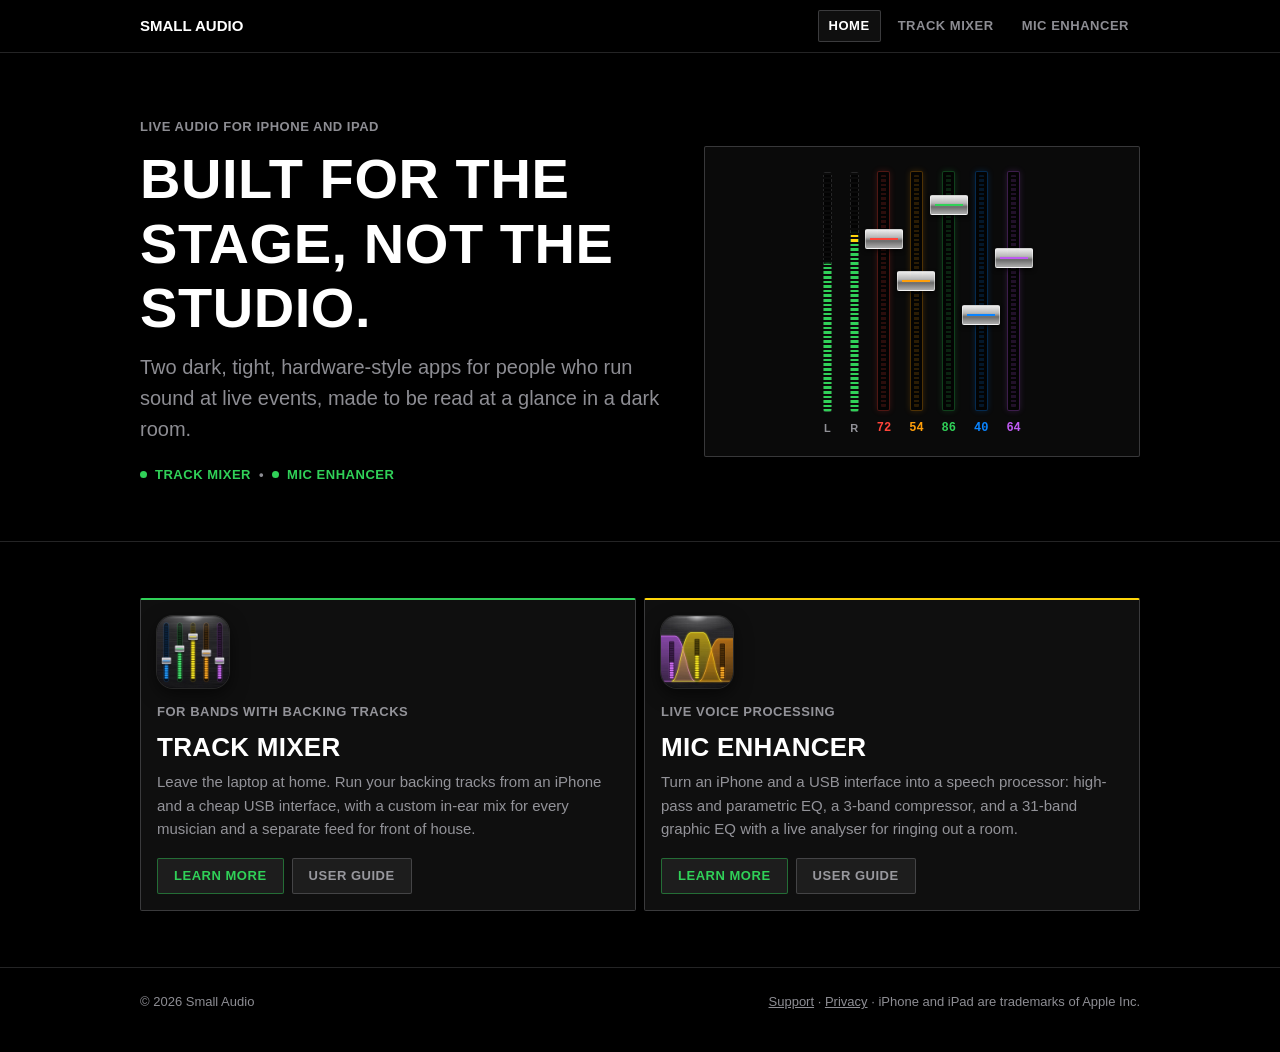
<file: index.html>
<!doctype html>
<html lang="en">
<head>
    <meta charset="utf-8">
    <meta name="viewport" content="width=device-width, initial-scale=1">
    <title>Track Mixer &amp; Mic Enhancer — live audio apps for iPhone and iPad</title>
    <meta name="description" content="Stage-ready audio apps for iPhone and iPad: Track Mixer plays and routes backing tracks to in-ear and front-of-house mixes; Mic Enhancer cleans up a speaker's microphone live.">
    <meta name="theme-color" content="#000000">
    <link rel="stylesheet" href="assets/style.css">
    <link rel="icon" type="image/png" href="assets/img/favicon-track-mixer.png">
    <link rel="apple-touch-icon" href="assets/img/apple-touch-icon-track-mixer.png">
</head>
<body>

<header class="site-header">
    <div class="wrap">
        <a class="brand" href="./">Small Audio</a>
        <nav class="nav" aria-label="Main">
            <a href="./" aria-current="page">Home</a>
            <a href="track-mixer/">Track Mixer</a>
            <a href="mic-enhancer/">Mic Enhancer</a>
        </nav>
    </div>
</header>

<main>
    <section class="hero">
        <div class="wrap hero-grid">
            <div>
                <span class="eyebrow label">Live audio for iPhone and iPad</span>
                <h1>Built for the stage, not the studio.</h1>
                <p class="lede">Two dark, tight, hardware-style apps for people who run sound at live events, made to be read at a glance in a dark room.</p>
                <div class="status" style="margin-top: 20px">
                    <span class="dot green"></span><span class="green">Track Mixer</span>
                    <span>•</span>
                    <span class="dot green"></span><span class="green">Mic Enhancer</span>
                </div>
            </div>

            <div class="console" aria-hidden="true">
                <div class="strip"><div class="meter" style="--level: 62%"></div><span class="name">L</span></div>
                <div class="strip"><div class="meter" style="--level: 74%"></div><span class="name">R</span></div>
                <div class="strip" data-accent="red"><div class="fader" style="--level: 72%"><span class="cap"></span></div><span class="value">72</span></div>
                <div class="strip" data-accent="orange"><div class="fader" style="--level: 54%"><span class="cap"></span></div><span class="value">54</span></div>
                <div class="strip" data-accent="green"><div class="fader" style="--level: 86%"><span class="cap"></span></div><span class="value">86</span></div>
                <div class="strip" data-accent="blue"><div class="fader" style="--level: 40%"><span class="cap"></span></div><span class="value">40</span></div>
                <div class="strip" data-accent="purple"><div class="fader" style="--level: 64%"><span class="cap"></span></div><span class="value">64</span></div>
            </div>
        </div>
    </section>

    <section>
        <div class="wrap grid two">
            <div class="card app-card" data-accent="green">
                <img class="app-icon" src="assets/img/icon-track-mixer.jpg" width="72" height="72" alt="">
                <span class="eyebrow label">For bands with backing tracks</span>
                <h2>Track Mixer</h2>
                <p>Leave the laptop at home. Run your backing tracks from an iPhone and a cheap USB interface, with a custom in-ear mix for every musician and a separate feed for front of house.</p>
                <div class="buttons">
                    <a class="button green" href="track-mixer/">Learn more</a>
                    <a class="button" href="track-mixer/guide.html">User guide</a>
                </div>
            </div>

            <div class="card app-card" data-accent="yellow">
                <img class="app-icon" src="assets/img/icon-mic-enhancer.jpg" width="72" height="72" alt="">
                <span class="eyebrow label">Live voice processing</span>
                <h2>Mic Enhancer</h2>
                <p>Turn an iPhone and a USB interface into a speech processor: high-pass and parametric EQ, a 3-band compressor, and a 31-band graphic EQ with a live analyser for ringing out a room.</p>
                <div class="buttons">
                    <a class="button green" href="mic-enhancer/">Learn more</a>
                    <a class="button" href="mic-enhancer/guide.html">User guide</a>
                </div>
            </div>
        </div>
    </section>
</main>

<footer class="site-footer">
    <div class="wrap">
        <span>© 2026 Small Audio</span>
        <span><a href="support/">Support</a> · <a href="privacy/">Privacy</a> · iPhone and iPad are trademarks of Apple Inc.</span>
    </div>
</footer>

</body>
</html>
</file>
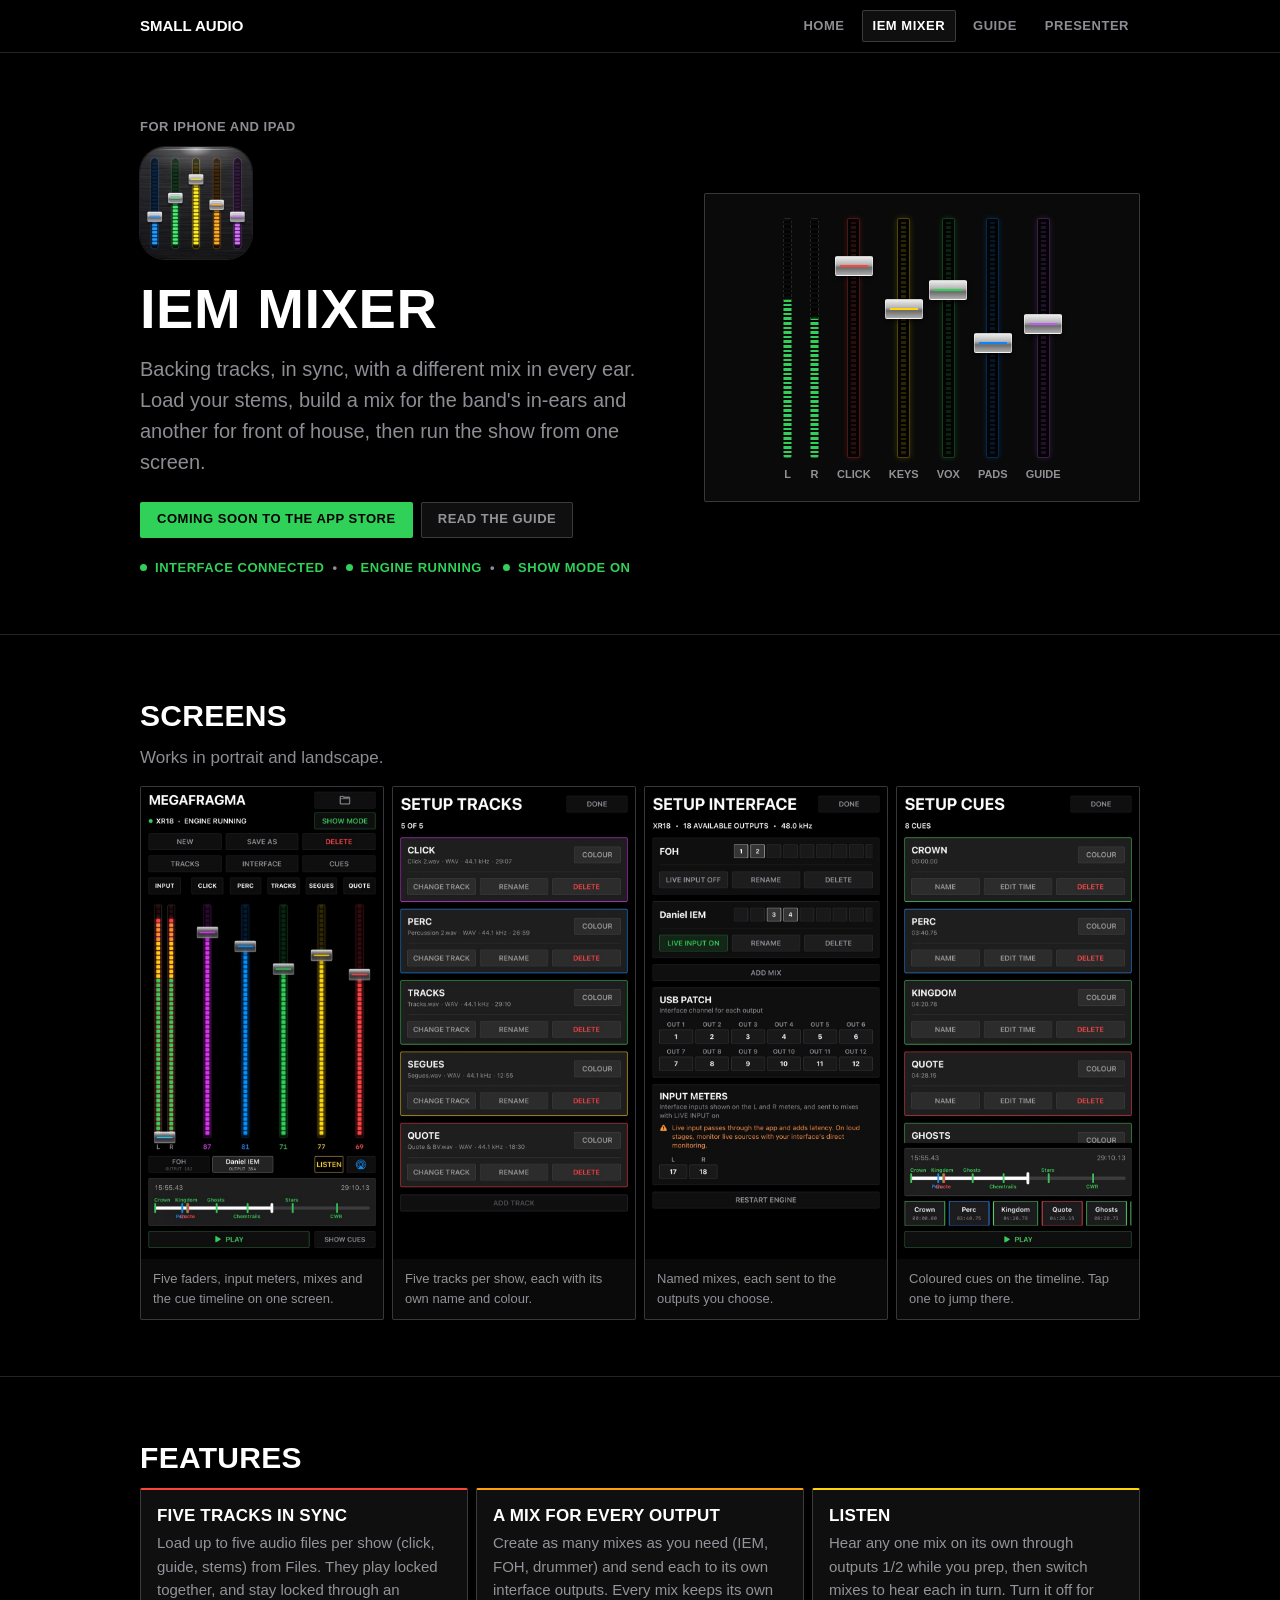
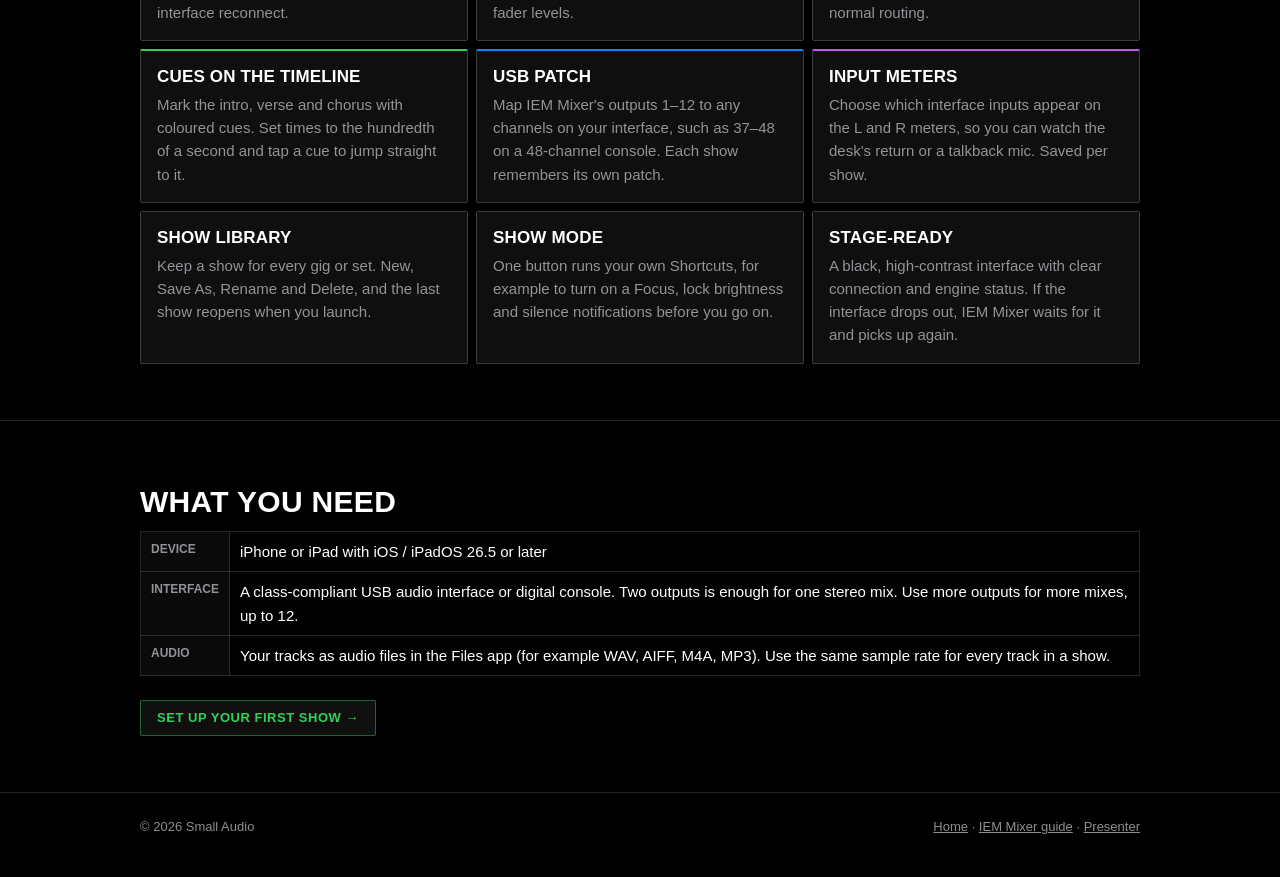
<file: iem-mixer/index.html>
<!doctype html>
<html lang="en">
<head>
    <meta charset="utf-8">
    <meta name="viewport" content="width=device-width, initial-scale=1">
    <title>IEM Mixer — backing tracks and in-ear mixes for iPhone and iPad</title>
    <meta name="description" content="IEM Mixer plays up to five backing tracks in sync and sends a separate mix of them to each output of your USB interface: in-ears, front of house and more.">
    <meta name="theme-color" content="#000000">
    <link rel="stylesheet" href="../assets/style.css">
    <link rel="icon" type="image/png" href="../assets/img/favicon-iem-mixer.png">
    <link rel="apple-touch-icon" href="../assets/img/apple-touch-icon-iem-mixer.png">
</head>
<body>

<header class="site-header">
    <div class="wrap">
        <a class="brand" href="../">Small Audio</a>
        <nav class="nav" aria-label="Main">
            <a href="../">Home</a>
            <a href="./" aria-current="page">IEM Mixer</a>
            <a href="guide.html">Guide</a>
            <a href="../presenter/">Presenter</a>
        </nav>
    </div>
</header>

<main>
    <section class="hero">
        <div class="wrap hero-grid">
            <div>
                <span class="eyebrow label">For iPhone and iPad</span>
                <img class="app-icon large" src="../assets/img/icon-iem-mixer.jpg" width="112" height="112" alt="IEM Mixer app icon">
                <h1>IEM Mixer</h1>
                <p class="lede">Backing tracks, in sync, with a different mix in every ear. Load your stems, build a mix for the band's in-ears and another for front of house, then run the show from one screen.</p>
                <div class="buttons">
                    <!-- Replace href with the App Store link once the app is live. -->
                    <a class="button on green" href="#" aria-disabled="true">Coming soon to the App Store</a>
                    <a class="button" href="guide.html">Read the guide</a>
                </div>
                <div class="status" style="margin-top: 20px">
                    <span class="dot green"></span><span class="green">Interface connected</span>
                    <span>•</span>
                    <span class="dot green"></span><span class="green">Engine running</span>
                    <span>•</span>
                    <span class="dot green"></span><span class="green">Show mode on</span>
                </div>
            </div>

            <div class="console" aria-hidden="true">
                <div class="strip"><div class="meter" style="--level: 66%"></div><span class="name">L</span></div>
                <div class="strip"><div class="meter" style="--level: 58%"></div><span class="name">R</span></div>
                <div class="strip" data-accent="red"><div class="fader" style="--level: 80%"><span class="cap"></span></div><span class="name">Click</span></div>
                <div class="strip" data-accent="yellow"><div class="fader" style="--level: 62%"><span class="cap"></span></div><span class="name">Keys</span></div>
                <div class="strip" data-accent="green"><div class="fader" style="--level: 70%"><span class="cap"></span></div><span class="name">Vox</span></div>
                <div class="strip" data-accent="blue"><div class="fader" style="--level: 48%"><span class="cap"></span></div><span class="name">Pads</span></div>
                <div class="strip" data-accent="purple"><div class="fader" style="--level: 56%"><span class="cap"></span></div><span class="name">Guide</span></div>
            </div>
        </div>
    </section>

    <section>
        <div class="wrap">
            <h2>Screens</h2>
            <p class="secondary">Works in portrait and landscape.</p>
            <div class="shots portrait">
                <figure class="shot">
                    <img src="../assets/img/iem-performance.jpg" width="720" height="1406" loading="lazy"
                         alt="IEM Mixer performance screen: show MEGAFRAGMA on an XR18 with the engine running, L/R input meters, five coloured track faders, FOH and Daniel IEM mix buttons, LISTEN, and a cue timeline with PLAY.">
                    <figcaption>Five faders, input meters, mixes and the cue timeline on one screen.</figcaption>
                </figure>
                <figure class="shot">
                    <img src="../assets/img/iem-tracks.jpg" width="720" height="1406" loading="lazy"
                         alt="Setup Tracks screen with five coloured track cards (Click, Perc, Tracks, Segues, Quote), each showing its WAV file, sample rate and length.">
                    <figcaption>Five tracks per show, each with its own name and colour.</figcaption>
                </figure>
                <figure class="shot">
                    <img src="../assets/img/iem-interface.jpg" width="720" height="1406" loading="lazy"
                         alt="Setup Interface screen on an XR18 with 18 outputs: an FOH mix on outputs 1 and 2, a Daniel IEM mix on 3 and 4 with live input on, the USB patch grid and input meter selection.">
                    <figcaption>Named mixes, each sent to the outputs you choose.</figcaption>
                </figure>
                <figure class="shot">
                    <img src="../assets/img/iem-cues.jpg" width="720" height="1406" loading="lazy"
                         alt="Setup Cues screen with 8 cues: coloured cue cards (Crown, Perc, Kingdom, Quote) with times to the hundredth of a second, a timeline of named cues, and a row of cue shortcut buttons above PLAY.">
                    <figcaption>Coloured cues on the timeline. Tap one to jump there.</figcaption>
                </figure>
            </div>
        </div>
    </section>

    <section>
        <div class="wrap">
            <h2>Features</h2>
            <div class="grid">
                <div class="card" data-accent="red">
                    <h3>Five tracks in sync</h3>
                    <p>Load up to five audio files per show (click, guide, stems) from Files. They play locked together, and stay locked through an interface reconnect.</p>
                </div>
                <div class="card" data-accent="orange">
                    <h3>A mix for every output</h3>
                    <p>Create as many mixes as you need (IEM, FOH, drummer) and send each to its own interface outputs. Every mix keeps its own fader levels.</p>
                </div>
                <div class="card" data-accent="yellow">
                    <h3>Listen</h3>
                    <p>Hear any one mix on its own through outputs 1/2 while you prep, then switch mixes to hear each in turn. Turn it off for normal routing.</p>
                </div>
                <div class="card" data-accent="green">
                    <h3>Cues on the timeline</h3>
                    <p>Mark the intro, verse and chorus with coloured cues. Set times to the hundredth of a second and tap a cue to jump straight to it.</p>
                </div>
                <div class="card" data-accent="blue">
                    <h3>USB patch</h3>
                    <p>Map IEM Mixer's outputs 1–12 to any channels on your interface, such as 37–48 on a 48-channel console. Each show remembers its own patch.</p>
                </div>
                <div class="card" data-accent="purple">
                    <h3>Input meters</h3>
                    <p>Choose which interface inputs appear on the L and R meters, so you can watch the desk's return or a talkback mic. Saved per show.</p>
                </div>
                <div class="card">
                    <h3>Show library</h3>
                    <p>Keep a show for every gig or set. New, Save As, Rename and Delete, and the last show reopens when you launch.</p>
                </div>
                <div class="card">
                    <h3>Show Mode</h3>
                    <p>One button runs your own Shortcuts, for example to turn on a Focus, lock brightness and silence notifications before you go on.</p>
                </div>
                <div class="card">
                    <h3>Stage-ready</h3>
                    <p>A black, high-contrast interface with clear connection and engine status. If the interface drops out, IEM Mixer waits for it and picks up again.</p>
                </div>
            </div>
        </div>
    </section>

    <section>
        <div class="wrap">
            <h2>What you need</h2>
            <table>
                <tr><th>Device</th><td>iPhone or iPad with iOS / iPadOS 26.5 or later</td></tr>
                <tr><th>Interface</th><td>A class-compliant USB audio interface or digital console. Two outputs is enough for one stereo mix. Use more outputs for more mixes, up to 12.</td></tr>
                <tr><th>Audio</th><td>Your tracks as audio files in the Files app (for example WAV, AIFF, M4A, MP3). Use the same sample rate for every track in a show.</td></tr>
            </table>
            <div class="buttons">
                <a class="button green" href="guide.html">Set up your first show →</a>
            </div>
        </div>
    </section>
</main>

<footer class="site-footer">
    <div class="wrap">
        <span>© 2026 Small Audio</span>
        <span><a href="../">Home</a> · <a href="guide.html">IEM Mixer guide</a> · <a href="../presenter/">Presenter</a></span>
    </div>
</footer>

</body>
</html>
</file>
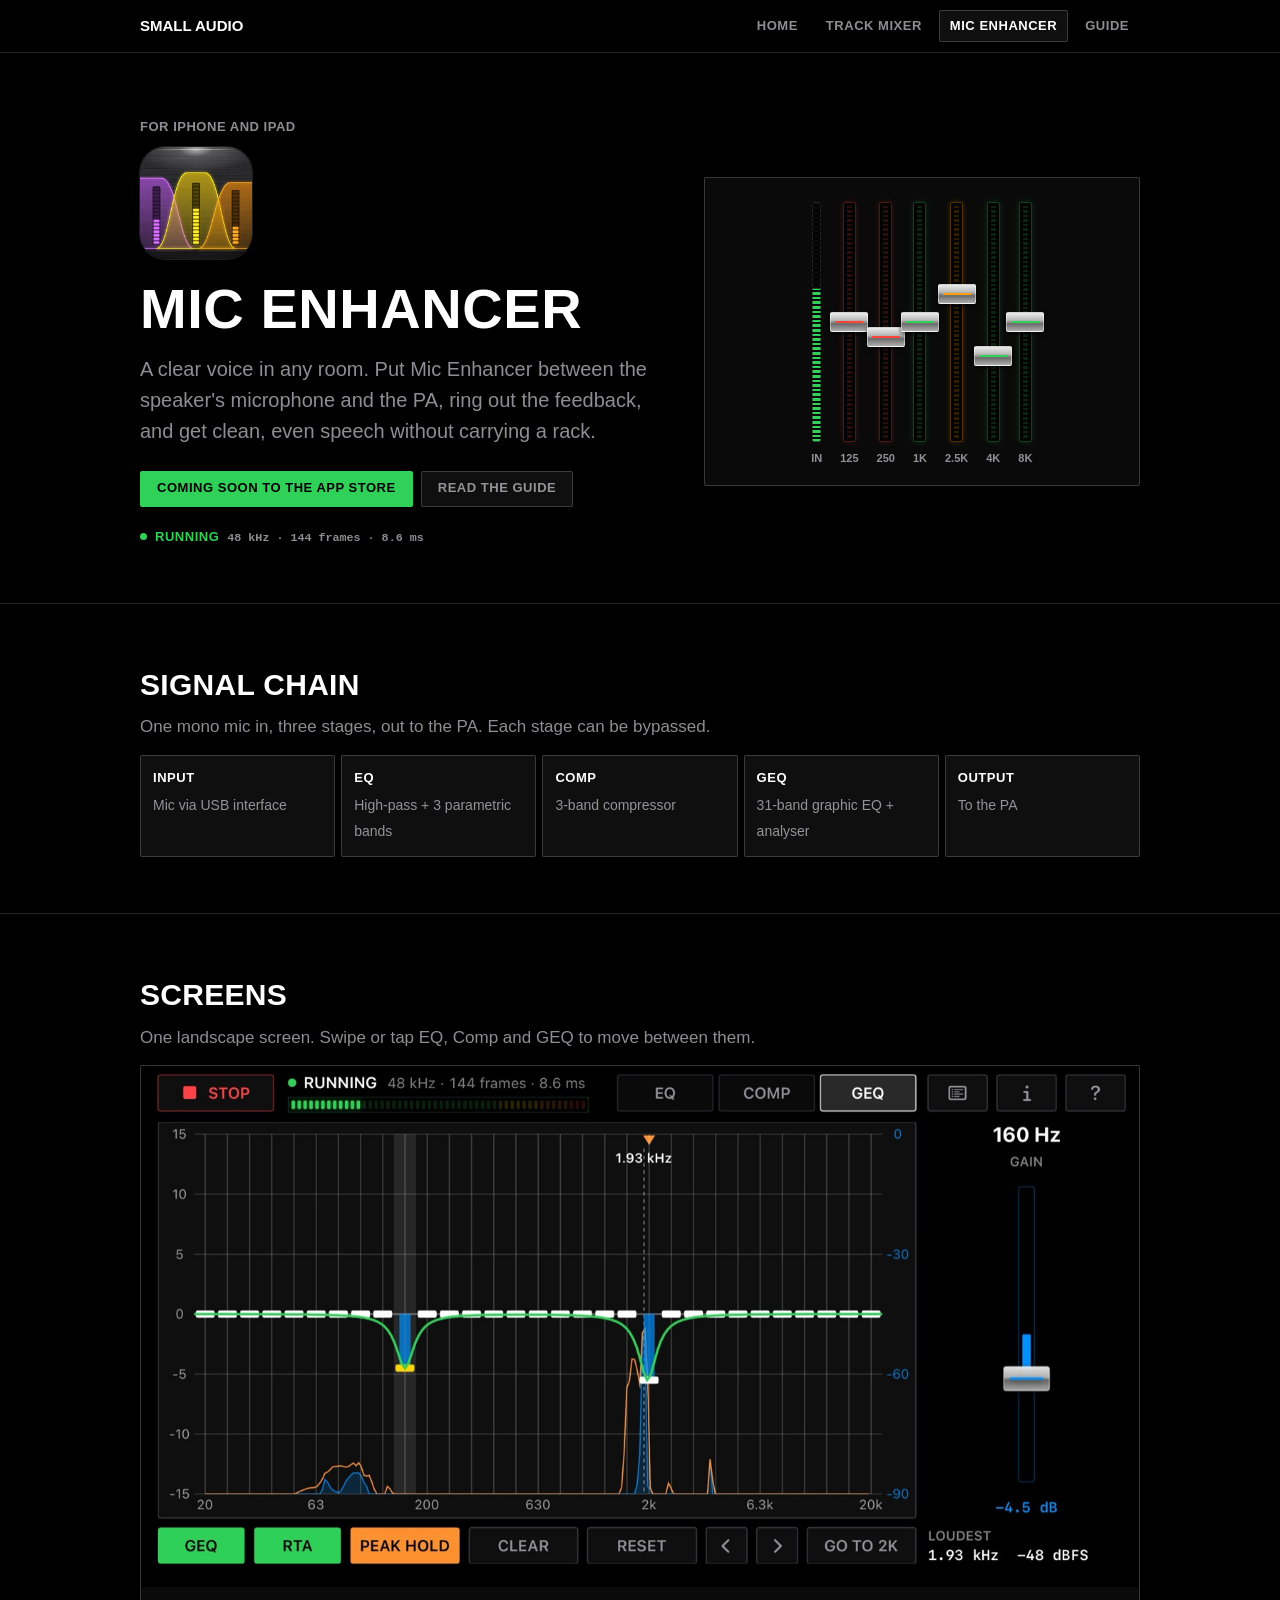
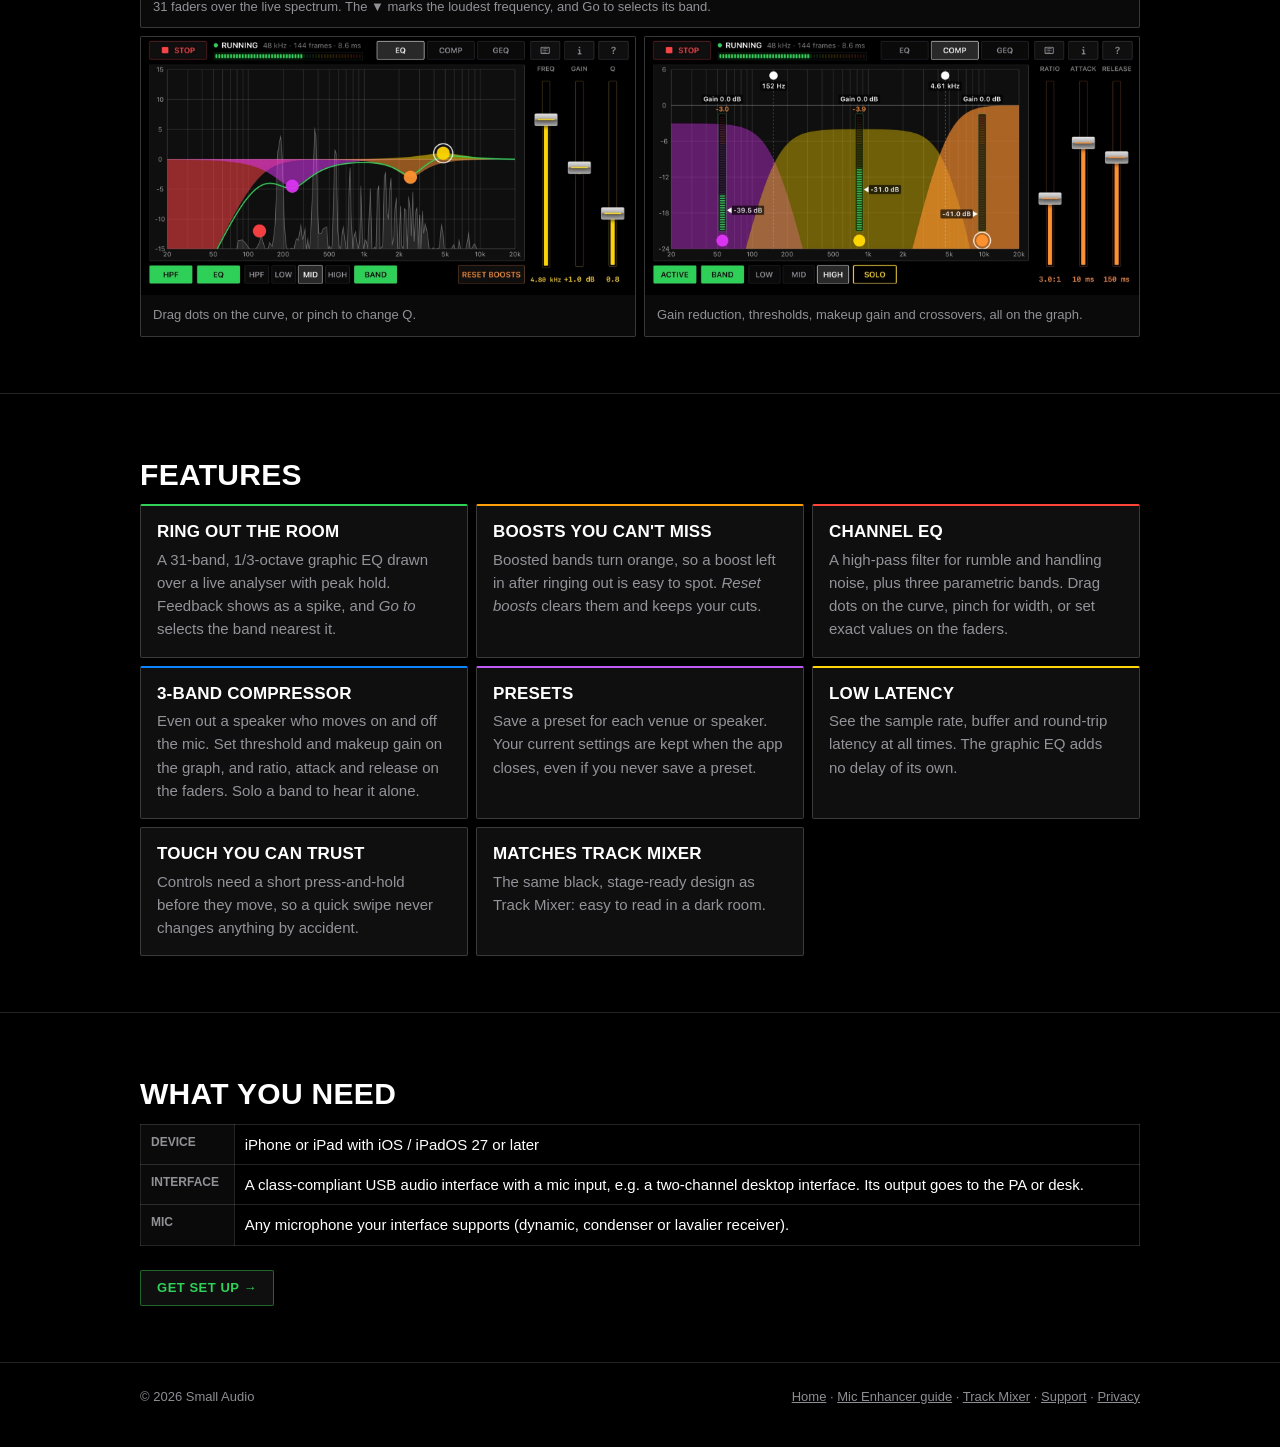
<file: mic-enhancer/index.html>
<!doctype html>
<html lang="en">
<head>
    <meta charset="utf-8">
    <meta name="viewport" content="width=device-width, initial-scale=1">
    <title>Mic Enhancer — live voice processing for iPhone and iPad</title>
    <meta name="description" content="Mic Enhancer turns an iPhone or iPad and a USB audio interface into a live speech processor: high-pass and parametric EQ, a 3-band compressor and a 31-band graphic EQ with analyser.">
    <meta name="theme-color" content="#000000">
    <link rel="stylesheet" href="../assets/style.css">
    <link rel="icon" type="image/png" href="../assets/img/favicon-mic-enhancer.png">
    <link rel="apple-touch-icon" href="../assets/img/apple-touch-icon-mic-enhancer.png">
</head>
<body>

<header class="site-header">
    <div class="wrap">
        <a class="brand" href="../">Small Audio</a>
        <nav class="nav" aria-label="Main">
            <a href="../">Home</a>
            <a href="../track-mixer/">Track Mixer</a>
            <a href="./" aria-current="page">Mic Enhancer</a>
            <a href="guide.html">Guide</a>
        </nav>
    </div>
</header>

<main>
    <section class="hero">
        <div class="wrap hero-grid">
            <div>
                <span class="eyebrow label">For iPhone and iPad</span>
                <img class="app-icon large" src="../assets/img/icon-mic-enhancer.jpg" width="112" height="112" alt="Mic Enhancer app icon">
                <h1>Mic Enhancer</h1>
                <p class="lede">A clear voice in any room. Put Mic Enhancer between the speaker's microphone and the PA, ring out the feedback, and get clean, even speech without carrying a rack.</p>
                <div class="buttons">
                    <!-- Replace href with the App Store link once the app is live. -->
                    <a class="button on green" href="#" aria-disabled="true">Coming soon to the App Store</a>
                    <a class="button" href="guide.html">Read the guide</a>
                </div>
                <div class="status" style="margin-top: 20px">
                    <span class="dot green"></span><span class="green">Running</span>
                    <span class="mono">48 kHz · 144 frames · 8.6 ms</span>
                </div>
            </div>

            <div class="console" aria-hidden="true">
                <div class="strip"><div class="meter" style="--level: 64%"></div><span class="name">In</span></div>
                <div class="strip" data-accent="red"><div class="fader" style="--level: 50%"><span class="cap"></span></div><span class="name">125</span></div>
                <div class="strip" data-accent="red"><div class="fader" style="--level: 44%"><span class="cap"></span></div><span class="name">250</span></div>
                <div class="strip" data-accent="green"><div class="fader" style="--level: 50%"><span class="cap"></span></div><span class="name">1k</span></div>
                <div class="strip" data-accent="orange"><div class="fader" style="--level: 62%"><span class="cap"></span></div><span class="name">2.5k</span></div>
                <div class="strip" data-accent="green"><div class="fader" style="--level: 36%"><span class="cap"></span></div><span class="name">4k</span></div>
                <div class="strip" data-accent="green"><div class="fader" style="--level: 50%"><span class="cap"></span></div><span class="name">8k</span></div>
            </div>
        </div>
    </section>

    <section>
        <div class="wrap">
            <h2>Signal chain</h2>
            <p class="secondary">One mono mic in, three stages, out to the PA. Each stage can be bypassed.</p>
            <div class="chain">
                <div class="step"><span class="label">Input</span><span class="secondary">Mic via USB interface</span></div>
                <div class="step"><span class="label">EQ</span><span class="secondary">High-pass + 3 parametric bands</span></div>
                <div class="step"><span class="label">Comp</span><span class="secondary">3-band compressor</span></div>
                <div class="step"><span class="label">GEQ</span><span class="secondary">31-band graphic EQ + analyser</span></div>
                <div class="step"><span class="label">Output</span><span class="secondary">To the PA</span></div>
            </div>
        </div>
    </section>

    <section>
        <div class="wrap">
            <h2>Screens</h2>
            <p class="secondary">One landscape screen. Swipe or tap EQ, Comp and GEQ to move between them.</p>
            <div class="shots landscape">
                <figure class="shot">
                    <img src="../assets/img/mic-enhancer-geq.jpg" width="1400" height="731" loading="lazy"
                         alt="Mic Enhancer graphic EQ: 31 band faders over the live spectrum with peak hold, cuts at 160 Hz and 2 kHz, a marker over the loudest frequency at 1.93 kHz, and a GO TO 2K button.">
                    <figcaption>31 faders over the live spectrum. The ▼ marks the loudest frequency, and Go to selects its band.</figcaption>
                </figure>
                <figure class="shot">
                    <img src="../assets/img/mic-enhancer-eq.jpg" width="1400" height="731" loading="lazy"
                         alt="Mic Enhancer channel EQ: high-pass filter and three coloured parametric bands on a response curve over the spectrum, with Freq, Gain and Q faders for the selected band.">
                    <figcaption>Drag dots on the curve, or pinch to change Q.</figcaption>
                </figure>
                <figure class="shot">
                    <img src="../assets/img/mic-enhancer-comp.jpg" width="1400" height="731" loading="lazy"
                         alt="Mic Enhancer 3-band compressor: low, mid and high bands with gain reduction meters, threshold arrows, crossovers at 152 Hz and 4.61 kHz, and Ratio, Attack and Release faders.">
                    <figcaption>Gain reduction, thresholds, makeup gain and crossovers, all on the graph.</figcaption>
                </figure>
            </div>
        </div>
    </section>

    <section>
        <div class="wrap">
            <h2>Features</h2>
            <div class="grid">
                <div class="card" data-accent="green">
                    <h3>Ring out the room</h3>
                    <p>A 31-band, 1/3-octave graphic EQ drawn over a live analyser with peak hold. Feedback shows as a spike, and <em>Go to</em> selects the band nearest it.</p>
                </div>
                <div class="card" data-accent="orange">
                    <h3>Boosts you can't miss</h3>
                    <p>Boosted bands turn orange, so a boost left in after ringing out is easy to spot. <em>Reset boosts</em> clears them and keeps your cuts.</p>
                </div>
                <div class="card" data-accent="red">
                    <h3>Channel EQ</h3>
                    <p>A high-pass filter for rumble and handling noise, plus three parametric bands. Drag dots on the curve, pinch for width, or set exact values on the faders.</p>
                </div>
                <div class="card" data-accent="blue">
                    <h3>3-band compressor</h3>
                    <p>Even out a speaker who moves on and off the mic. Set threshold and makeup gain on the graph, and ratio, attack and release on the faders. Solo a band to hear it alone.</p>
                </div>
                <div class="card" data-accent="purple">
                    <h3>Presets</h3>
                    <p>Save a preset for each venue or speaker. Your current settings are kept when the app closes, even if you never save a preset.</p>
                </div>
                <div class="card" data-accent="yellow">
                    <h3>Low latency</h3>
                    <p>See the sample rate, buffer and round-trip latency at all times. The graphic EQ adds no delay of its own.</p>
                </div>
                <div class="card">
                    <h3>Touch you can trust</h3>
                    <p>Controls need a short press-and-hold before they move, so a quick swipe never changes anything by accident.</p>
                </div>
                <div class="card">
                    <h3>Matches Track Mixer</h3>
                    <p>The same black, stage-ready design as Track Mixer: easy to read in a dark room.</p>
                </div>
            </div>
        </div>
    </section>

    <section id="requirements">
        <div class="wrap">
            <h2>What you need</h2>
            <table>
                <tr><th>Device</th><td>iPhone or iPad with iOS / iPadOS 27 or later</td></tr>
                <tr><th>Interface</th><td>A class-compliant USB audio interface with a mic input, e.g. a two-channel desktop interface. Its output goes to the PA or desk.</td></tr>
                <tr><th>Mic</th><td>Any microphone your interface supports (dynamic, condenser or lavalier receiver).</td></tr>
            </table>
            <div class="buttons">
                <a class="button green" href="guide.html">Get set up →</a>
            </div>
        </div>
    </section>
</main>

<footer class="site-footer">
    <div class="wrap">
        <span>© 2026 Small Audio</span>
        <span><a href="../">Home</a> · <a href="guide.html">Mic Enhancer guide</a> · <a href="../track-mixer/">Track Mixer</a> · <a href="../support/">Support</a> · <a href="../privacy/">Privacy</a></span>
    </div>
</footer>

</body>
</html>
</file>
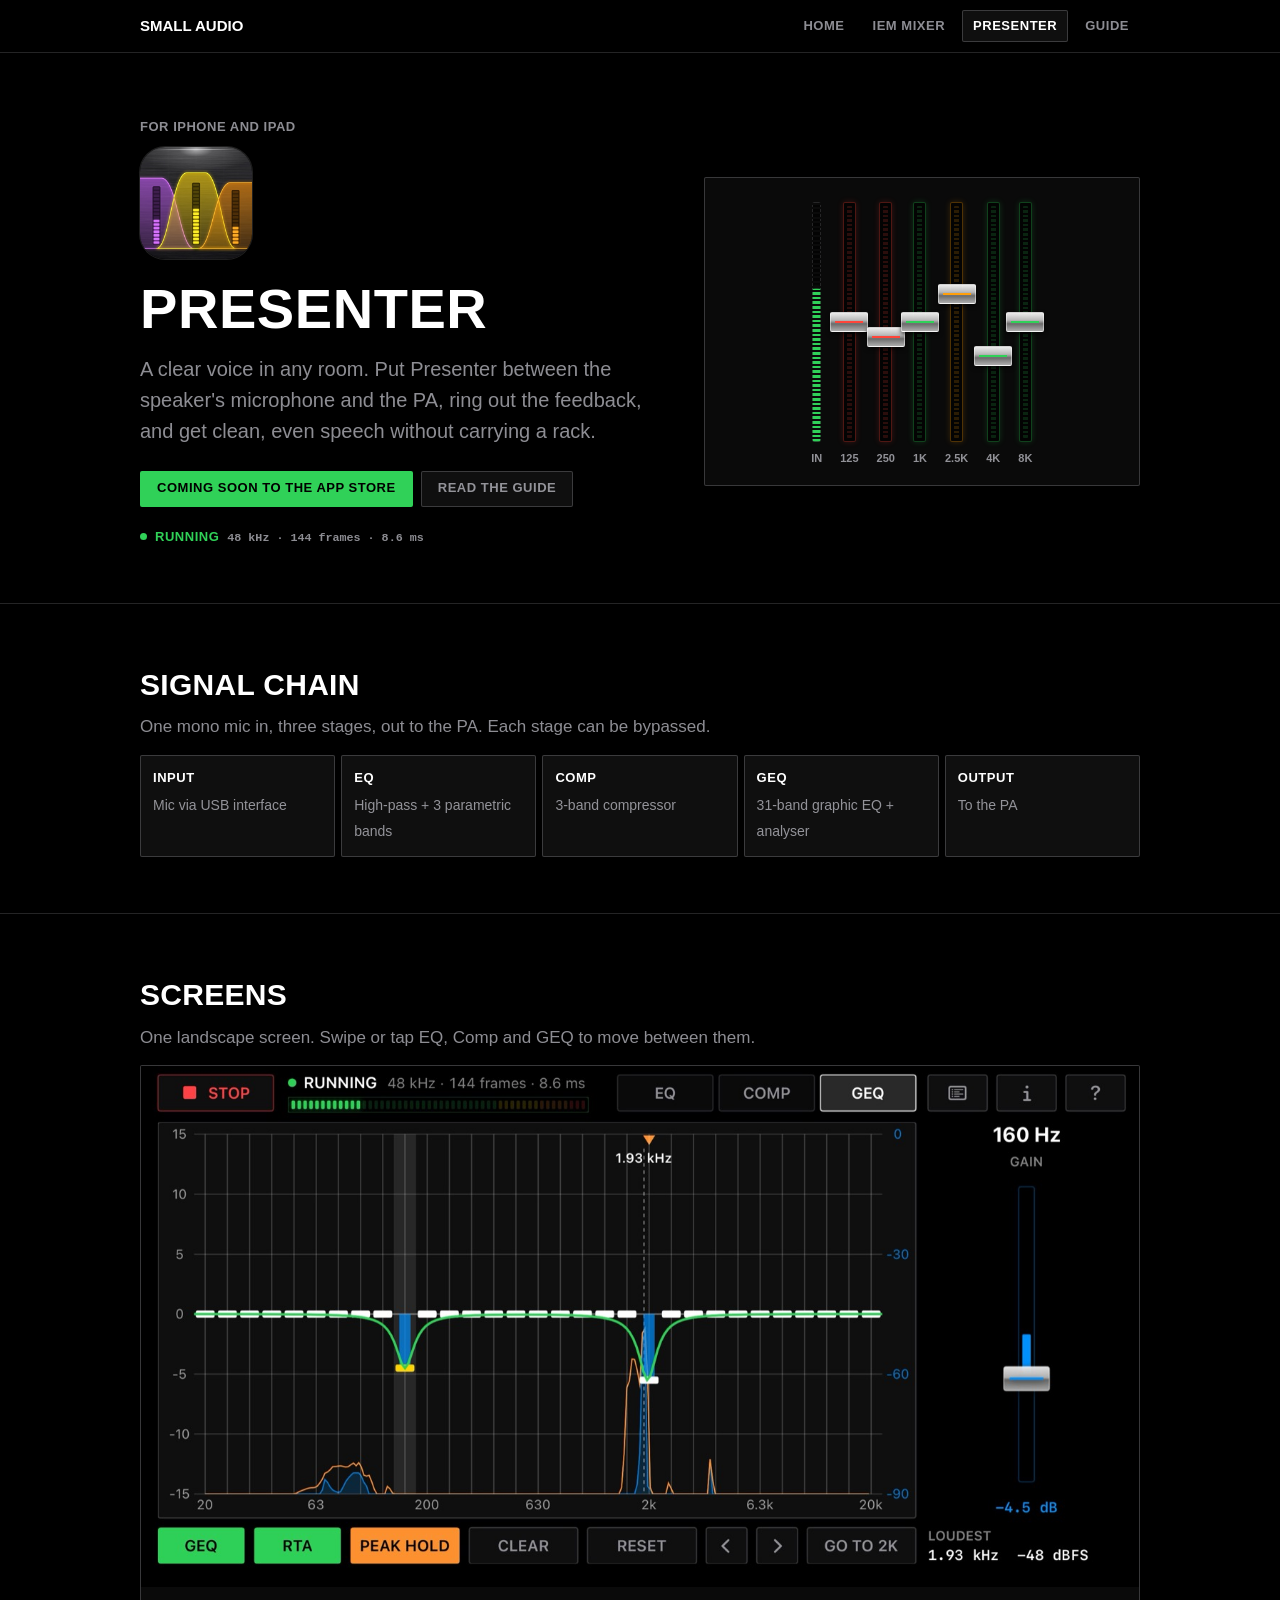
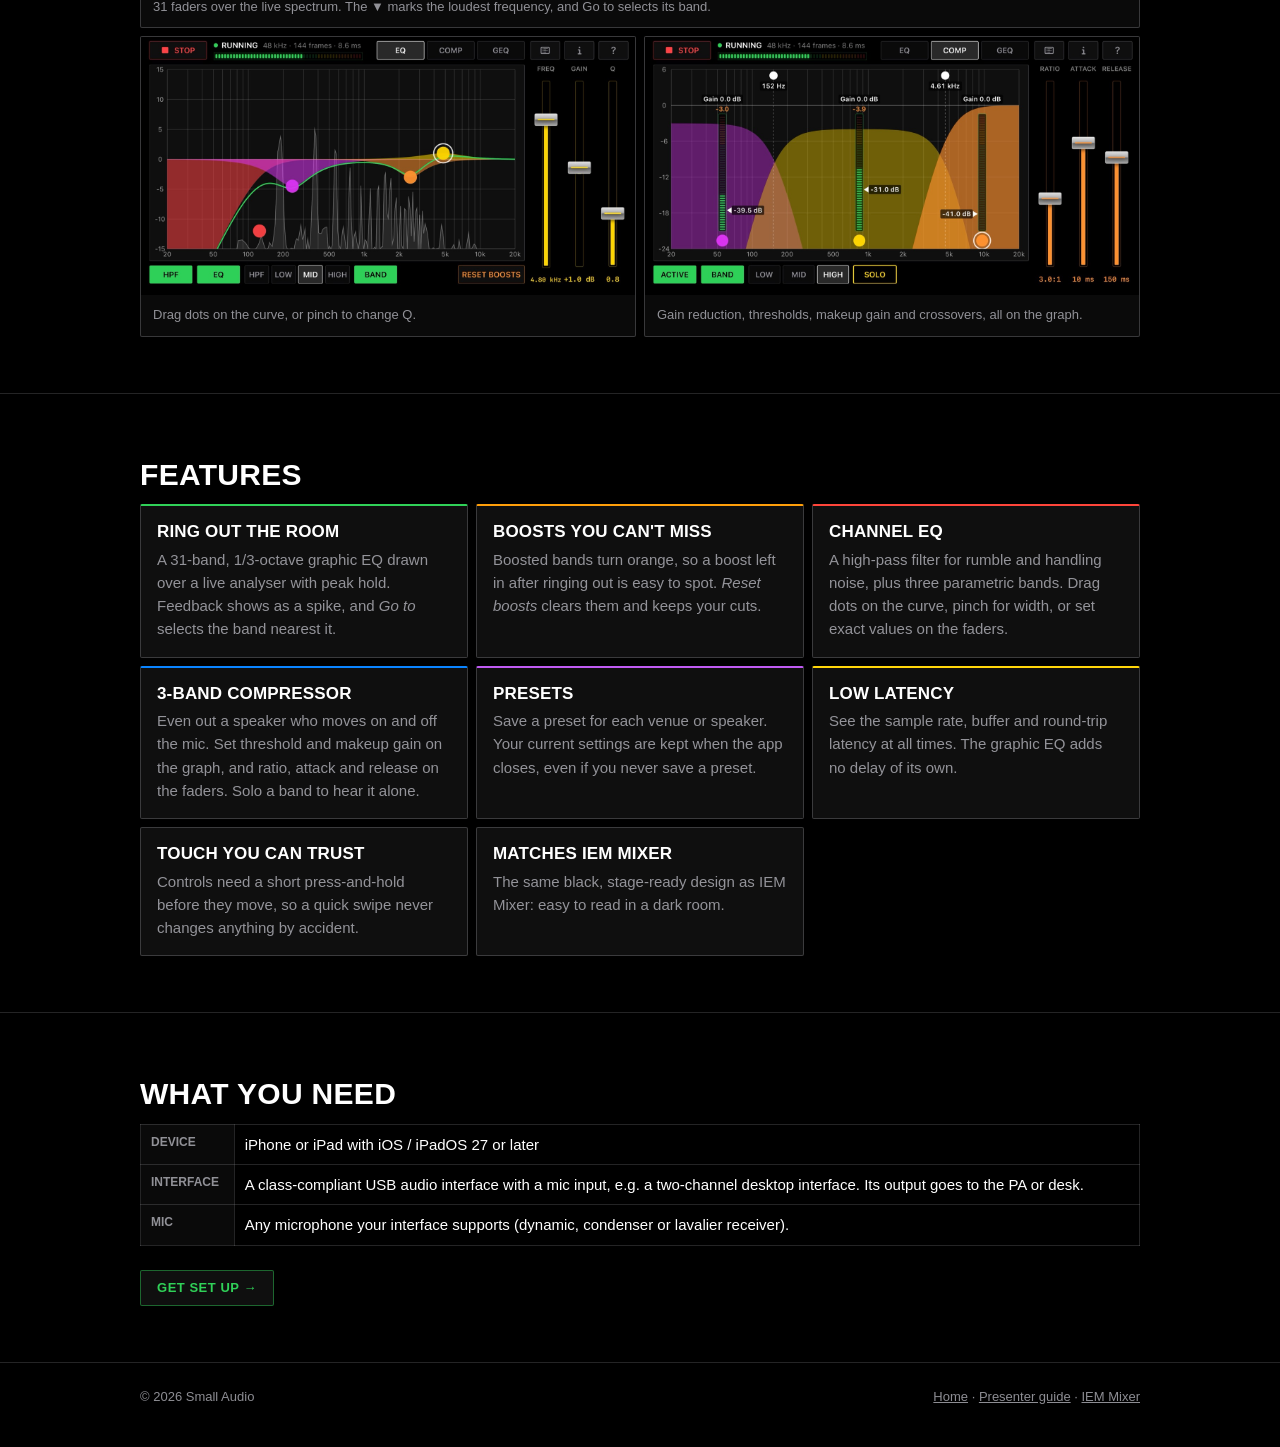
<file: presenter/index.html>
<!doctype html>
<html lang="en">
<head>
    <meta charset="utf-8">
    <meta name="viewport" content="width=device-width, initial-scale=1">
    <title>Presenter — live voice processing for iPhone and iPad</title>
    <meta name="description" content="Presenter turns an iPhone or iPad and a USB audio interface into a live speech processor: high-pass and parametric EQ, a 3-band compressor and a 31-band graphic EQ with analyser.">
    <meta name="theme-color" content="#000000">
    <link rel="stylesheet" href="../assets/style.css">
    <link rel="icon" type="image/png" href="../assets/img/favicon-presenter.png">
    <link rel="apple-touch-icon" href="../assets/img/apple-touch-icon-presenter.png">
</head>
<body>

<header class="site-header">
    <div class="wrap">
        <a class="brand" href="../">Small Audio</a>
        <nav class="nav" aria-label="Main">
            <a href="../">Home</a>
            <a href="../iem-mixer/">IEM Mixer</a>
            <a href="./" aria-current="page">Presenter</a>
            <a href="guide.html">Guide</a>
        </nav>
    </div>
</header>

<main>
    <section class="hero">
        <div class="wrap hero-grid">
            <div>
                <span class="eyebrow label">For iPhone and iPad</span>
                <img class="app-icon large" src="../assets/img/icon-presenter.jpg" width="112" height="112" alt="Presenter app icon">
                <h1>Presenter</h1>
                <p class="lede">A clear voice in any room. Put Presenter between the speaker's microphone and the PA, ring out the feedback, and get clean, even speech without carrying a rack.</p>
                <div class="buttons">
                    <!-- Replace href with the App Store link once the app is live. -->
                    <a class="button on green" href="#" aria-disabled="true">Coming soon to the App Store</a>
                    <a class="button" href="guide.html">Read the guide</a>
                </div>
                <div class="status" style="margin-top: 20px">
                    <span class="dot green"></span><span class="green">Running</span>
                    <span class="mono">48 kHz · 144 frames · 8.6 ms</span>
                </div>
            </div>

            <div class="console" aria-hidden="true">
                <div class="strip"><div class="meter" style="--level: 64%"></div><span class="name">In</span></div>
                <div class="strip" data-accent="red"><div class="fader" style="--level: 50%"><span class="cap"></span></div><span class="name">125</span></div>
                <div class="strip" data-accent="red"><div class="fader" style="--level: 44%"><span class="cap"></span></div><span class="name">250</span></div>
                <div class="strip" data-accent="green"><div class="fader" style="--level: 50%"><span class="cap"></span></div><span class="name">1k</span></div>
                <div class="strip" data-accent="orange"><div class="fader" style="--level: 62%"><span class="cap"></span></div><span class="name">2.5k</span></div>
                <div class="strip" data-accent="green"><div class="fader" style="--level: 36%"><span class="cap"></span></div><span class="name">4k</span></div>
                <div class="strip" data-accent="green"><div class="fader" style="--level: 50%"><span class="cap"></span></div><span class="name">8k</span></div>
            </div>
        </div>
    </section>

    <section>
        <div class="wrap">
            <h2>Signal chain</h2>
            <p class="secondary">One mono mic in, three stages, out to the PA. Each stage can be bypassed.</p>
            <div class="chain">
                <div class="step"><span class="label">Input</span><span class="secondary">Mic via USB interface</span></div>
                <div class="step"><span class="label">EQ</span><span class="secondary">High-pass + 3 parametric bands</span></div>
                <div class="step"><span class="label">Comp</span><span class="secondary">3-band compressor</span></div>
                <div class="step"><span class="label">GEQ</span><span class="secondary">31-band graphic EQ + analyser</span></div>
                <div class="step"><span class="label">Output</span><span class="secondary">To the PA</span></div>
            </div>
        </div>
    </section>

    <section>
        <div class="wrap">
            <h2>Screens</h2>
            <p class="secondary">One landscape screen. Swipe or tap EQ, Comp and GEQ to move between them.</p>
            <div class="shots landscape">
                <figure class="shot">
                    <img src="../assets/img/presenter-geq.jpg" width="1400" height="731" loading="lazy"
                         alt="Presenter graphic EQ: 31 band faders over the live spectrum with peak hold, cuts at 160 Hz and 2 kHz, a marker over the loudest frequency at 1.93 kHz, and a GO TO 2K button.">
                    <figcaption>31 faders over the live spectrum. The ▼ marks the loudest frequency, and Go to selects its band.</figcaption>
                </figure>
                <figure class="shot">
                    <img src="../assets/img/presenter-eq.jpg" width="1400" height="731" loading="lazy"
                         alt="Presenter channel EQ: high-pass filter and three coloured parametric bands on a response curve over the spectrum, with Freq, Gain and Q faders for the selected band.">
                    <figcaption>Drag dots on the curve, or pinch to change Q.</figcaption>
                </figure>
                <figure class="shot">
                    <img src="../assets/img/presenter-comp.jpg" width="1400" height="731" loading="lazy"
                         alt="Presenter 3-band compressor: low, mid and high bands with gain reduction meters, threshold arrows, crossovers at 152 Hz and 4.61 kHz, and Ratio, Attack and Release faders.">
                    <figcaption>Gain reduction, thresholds, makeup gain and crossovers, all on the graph.</figcaption>
                </figure>
            </div>
        </div>
    </section>

    <section>
        <div class="wrap">
            <h2>Features</h2>
            <div class="grid">
                <div class="card" data-accent="green">
                    <h3>Ring out the room</h3>
                    <p>A 31-band, 1/3-octave graphic EQ drawn over a live analyser with peak hold. Feedback shows as a spike, and <em>Go to</em> selects the band nearest it.</p>
                </div>
                <div class="card" data-accent="orange">
                    <h3>Boosts you can't miss</h3>
                    <p>Boosted bands turn orange, so a boost left in after ringing out is easy to spot. <em>Reset boosts</em> clears them and keeps your cuts.</p>
                </div>
                <div class="card" data-accent="red">
                    <h3>Channel EQ</h3>
                    <p>A high-pass filter for rumble and handling noise, plus three parametric bands. Drag dots on the curve, pinch for width, or set exact values on the faders.</p>
                </div>
                <div class="card" data-accent="blue">
                    <h3>3-band compressor</h3>
                    <p>Even out a speaker who moves on and off the mic. Set threshold and makeup gain on the graph, and ratio, attack and release on the faders. Solo a band to hear it alone.</p>
                </div>
                <div class="card" data-accent="purple">
                    <h3>Presets</h3>
                    <p>Save a preset for each venue or speaker. Your current settings are kept when the app closes, even if you never save a preset.</p>
                </div>
                <div class="card" data-accent="yellow">
                    <h3>Low latency</h3>
                    <p>See the sample rate, buffer and round-trip latency at all times. The graphic EQ adds no delay of its own.</p>
                </div>
                <div class="card">
                    <h3>Touch you can trust</h3>
                    <p>Controls need a short press-and-hold before they move, so a quick swipe never changes anything by accident.</p>
                </div>
                <div class="card">
                    <h3>Matches IEM Mixer</h3>
                    <p>The same black, stage-ready design as IEM Mixer: easy to read in a dark room.</p>
                </div>
            </div>
        </div>
    </section>

    <section>
        <div class="wrap">
            <h2>What you need</h2>
            <table>
                <tr><th>Device</th><td>iPhone or iPad with iOS / iPadOS 27 or later</td></tr>
                <tr><th>Interface</th><td>A class-compliant USB audio interface with a mic input, e.g. a two-channel desktop interface. Its output goes to the PA or desk.</td></tr>
                <tr><th>Mic</th><td>Any microphone your interface supports (dynamic, condenser or lavalier receiver).</td></tr>
            </table>
            <div class="buttons">
                <a class="button green" href="guide.html">Get set up →</a>
            </div>
        </div>
    </section>
</main>

<footer class="site-footer">
    <div class="wrap">
        <span>© 2026 Small Audio</span>
        <span><a href="../">Home</a> · <a href="guide.html">Presenter guide</a> · <a href="../iem-mixer/">IEM Mixer</a></span>
    </div>
</footer>

</body>
</html>
</file>
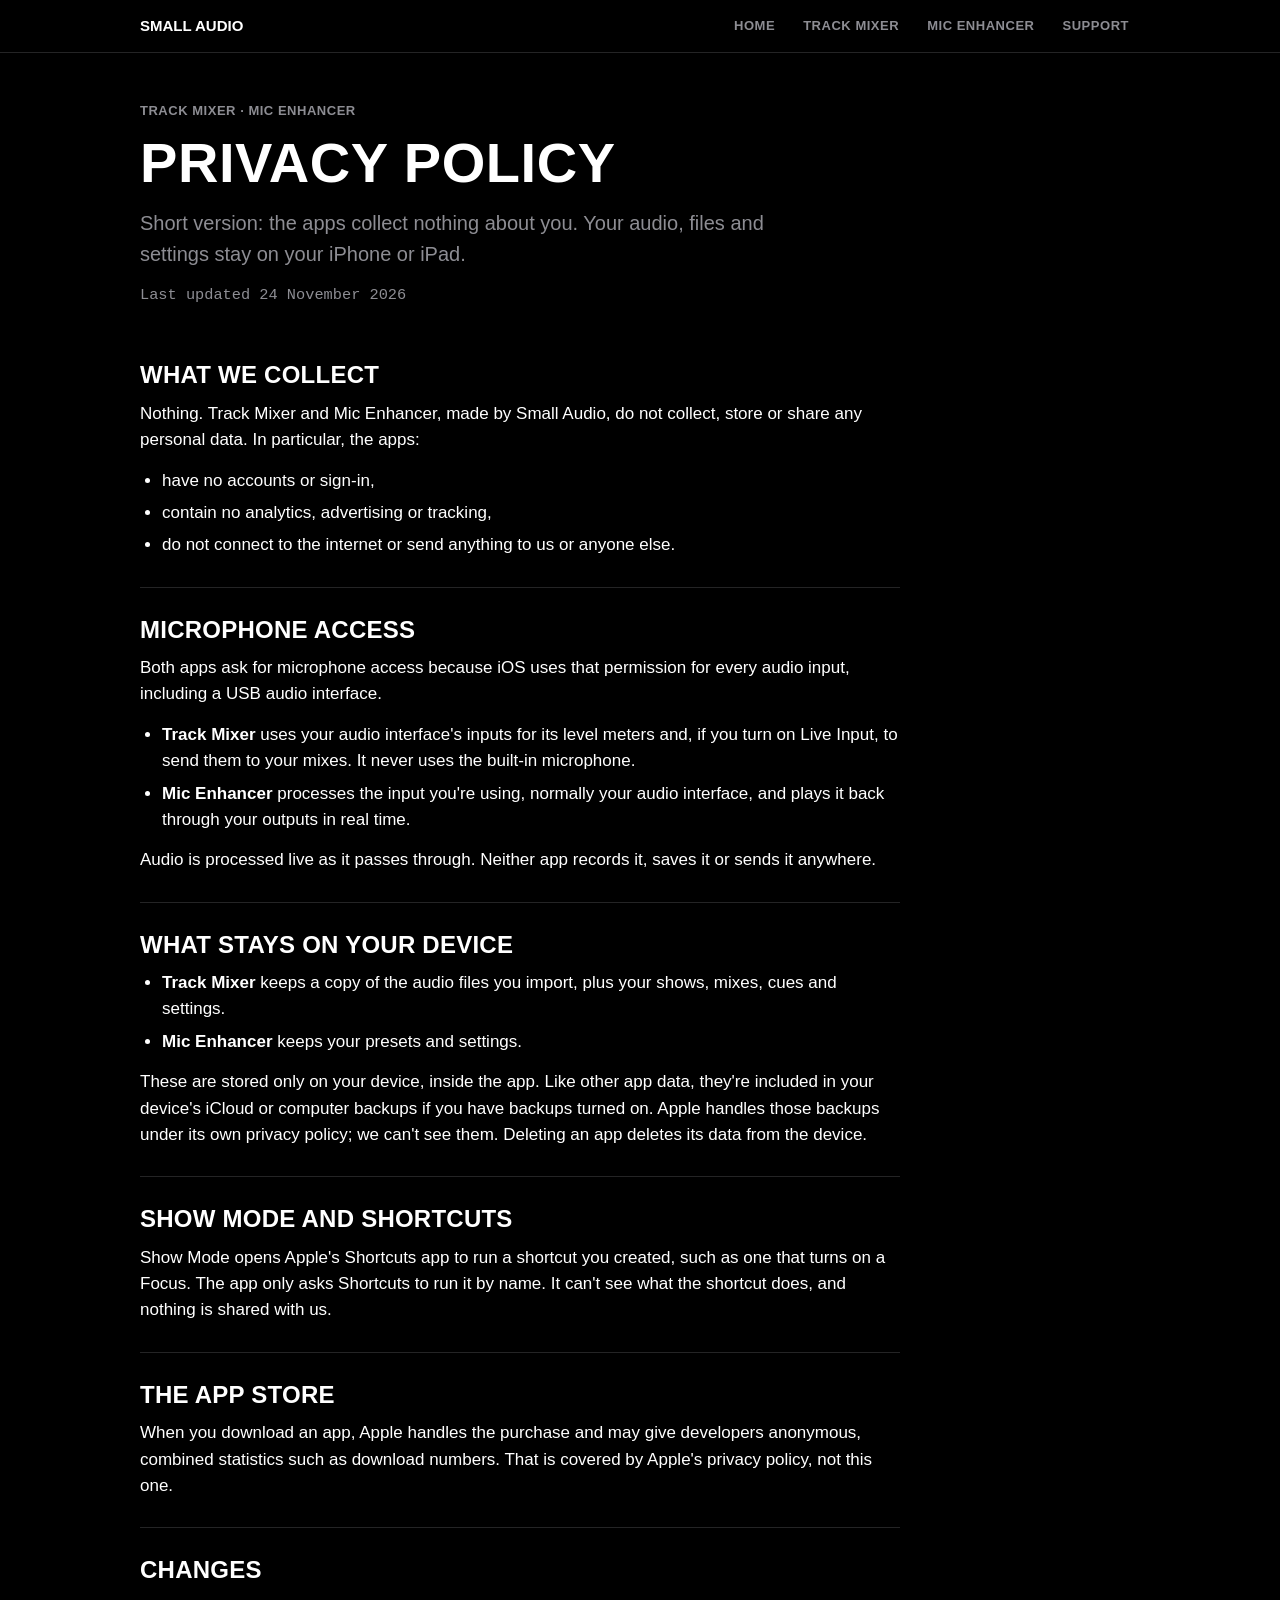
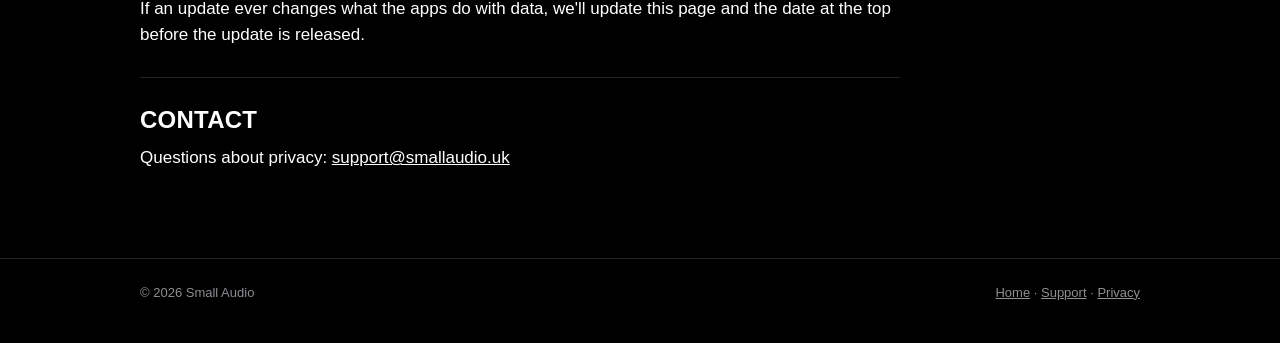
<file: privacy/index.html>
<!doctype html>
<html lang="en">
<head>
    <meta charset="utf-8">
    <meta name="viewport" content="width=device-width, initial-scale=1">
    <title>Privacy policy · Small Audio</title>
    <meta name="description" content="Privacy policy for Track Mixer and Mic Enhancer. The apps collect no personal data: no accounts, no analytics, no tracking.">
    <meta name="theme-color" content="#000000">
    <link rel="stylesheet" href="../assets/style.css">
    <link rel="icon" type="image/png" href="../assets/img/favicon-track-mixer.png">
    <link rel="apple-touch-icon" href="../assets/img/apple-touch-icon-track-mixer.png">
</head>
<body>

<header class="site-header">
    <div class="wrap">
        <a class="brand" href="../">Small Audio</a>
        <nav class="nav" aria-label="Main">
            <a href="../">Home</a>
            <a href="../track-mixer/">Track Mixer</a>
            <a href="../mic-enhancer/">Mic Enhancer</a>
            <a href="../support/">Support</a>
        </nav>
    </div>
</header>

<main class="wrap">
    <div style="padding-top: 48px">
        <span class="eyebrow label">Track Mixer · Mic Enhancer</span>
        <h1>Privacy policy</h1>
        <p class="lede">Short version: the apps collect nothing about you. Your audio, files and settings stay on your iPhone or iPad.</p>
        <p class="secondary mono">Last updated 24 November 2026</p>
    </div>

    <div class="guide single">
        <article>
            <h2 id="summary">What we collect</h2>
            <p>Nothing. Track Mixer and Mic Enhancer, made by Small Audio, do not collect, store or share any personal data. In particular, the apps:</p>
            <ul>
                <li>have no accounts or sign-in,</li>
                <li>contain no analytics, advertising or tracking,</li>
                <li>do not connect to the internet or send anything to us or anyone else.</li>
            </ul>

            <h2 id="microphone">Microphone access</h2>
            <p>Both apps ask for microphone access because iOS uses that permission for every audio input, including a USB audio interface.</p>
            <ul>
                <li><strong>Track Mixer</strong> uses your audio interface's inputs for its level meters and, if you turn on Live Input, to send them to your mixes. It never uses the built-in microphone.</li>
                <li><strong>Mic Enhancer</strong> processes the input you're using, normally your audio interface, and plays it back through your outputs in real time.</li>
            </ul>
            <p>Audio is processed live as it passes through. Neither app records it, saves it or sends it anywhere.</p>

            <h2 id="storage">What stays on your device</h2>
            <ul>
                <li><strong>Track Mixer</strong> keeps a copy of the audio files you import, plus your shows, mixes, cues and settings.</li>
                <li><strong>Mic Enhancer</strong> keeps your presets and settings.</li>
            </ul>
            <p>These are stored only on your device, inside the app. Like other app data, they're included in your device's iCloud or computer backups if you have backups turned on. Apple handles those backups under its own privacy policy; we can't see them. Deleting an app deletes its data from the device.</p>

            <h2 id="shortcuts">Show Mode and Shortcuts</h2>
            <p>Show Mode opens Apple's Shortcuts app to run a shortcut you created, such as one that turns on a Focus. The app only asks Shortcuts to run it by name. It can't see what the shortcut does, and nothing is shared with us.</p>

            <h2 id="appstore">The App Store</h2>
            <p>When you download an app, Apple handles the purchase and may give developers anonymous, combined statistics such as download numbers. That is covered by Apple's privacy policy, not this one.</p>

            <h2 id="changes">Changes</h2>
            <p>If an update ever changes what the apps do with data, we'll update this page and the date at the top before the update is released.</p>

            <h2 id="contact">Contact</h2>
            <p>Questions about privacy: <a href="mailto:support@smallaudio.uk">support@smallaudio.uk</a></p>
        </article>
    </div>
</main>

<footer class="site-footer">
    <div class="wrap">
        <span>© 2026 Small Audio</span>
        <span><a href="../">Home</a> · <a href="../support/">Support</a> · <a href="./">Privacy</a></span>
    </div>
</footer>

</body>
</html>
</file>
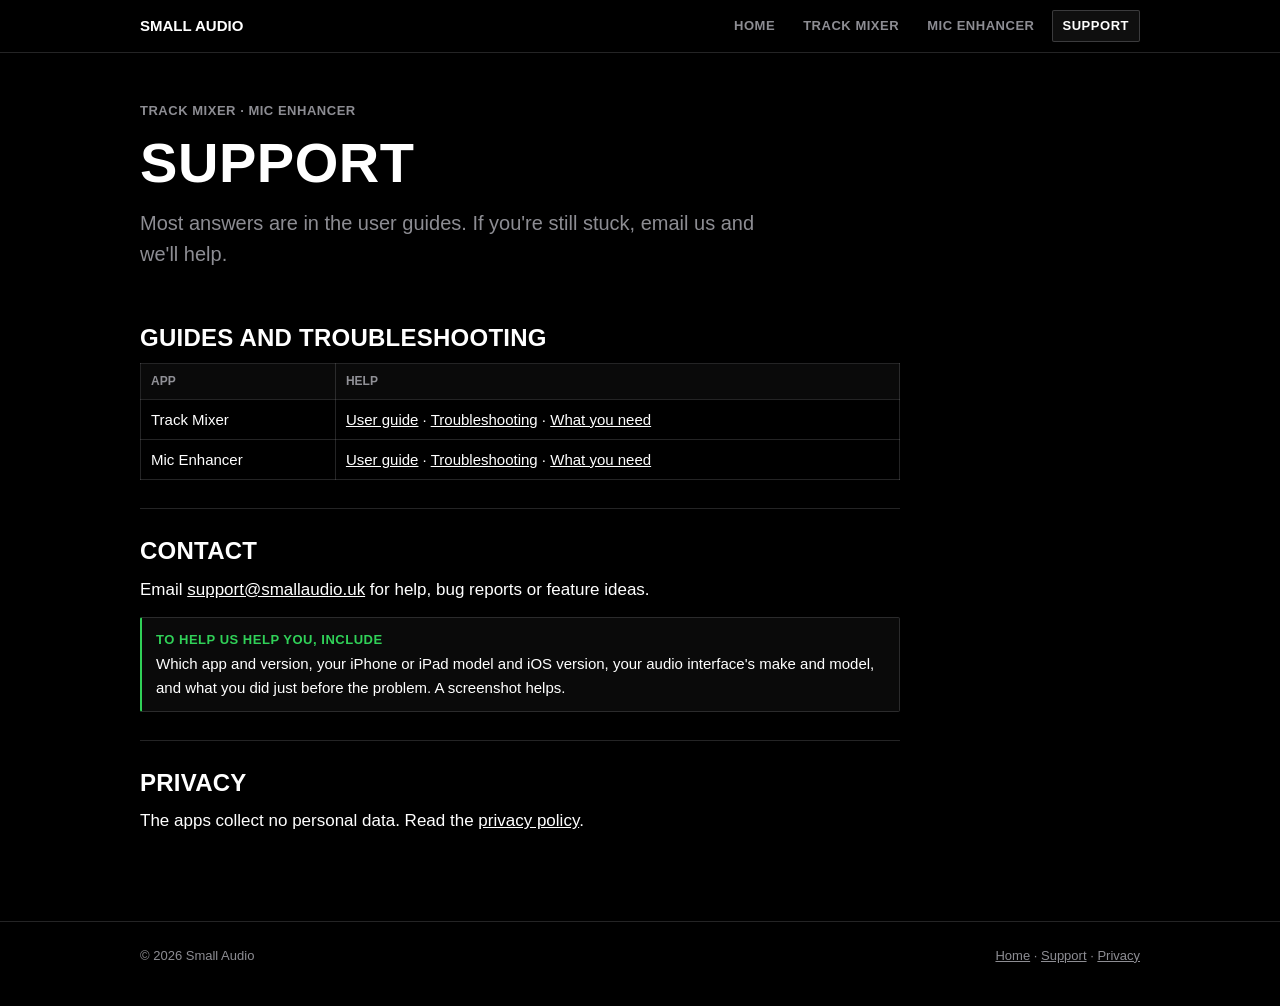
<file: support/index.html>
<!doctype html>
<html lang="en">
<head>
    <meta charset="utf-8">
    <meta name="viewport" content="width=device-width, initial-scale=1">
    <title>Support · Small Audio</title>
    <meta name="description" content="Help with Track Mixer and Mic Enhancer: user guides, troubleshooting and how to contact Small Audio.">
    <meta name="theme-color" content="#000000">
    <link rel="stylesheet" href="../assets/style.css">
    <link rel="icon" type="image/png" href="../assets/img/favicon-track-mixer.png">
    <link rel="apple-touch-icon" href="../assets/img/apple-touch-icon-track-mixer.png">
</head>
<body>

<header class="site-header">
    <div class="wrap">
        <a class="brand" href="../">Small Audio</a>
        <nav class="nav" aria-label="Main">
            <a href="../">Home</a>
            <a href="../track-mixer/">Track Mixer</a>
            <a href="../mic-enhancer/">Mic Enhancer</a>
            <a href="./" aria-current="page">Support</a>
        </nav>
    </div>
</header>

<main class="wrap">
    <div style="padding-top: 48px">
        <span class="eyebrow label">Track Mixer · Mic Enhancer</span>
        <h1>Support</h1>
        <p class="lede">Most answers are in the user guides. If you're still stuck, email us and we'll help.</p>
    </div>

    <div class="guide single">
        <article>
            <h2 id="guides">Guides and troubleshooting</h2>
            <table>
                <tr><th>App</th><th>Help</th></tr>
                <tr><td>Track Mixer</td><td><a href="../track-mixer/guide.html">User guide</a> · <a href="../track-mixer/guide.html#trouble">Troubleshooting</a> · <a href="../track-mixer/#requirements">What you need</a></td></tr>
                <tr><td>Mic Enhancer</td><td><a href="../mic-enhancer/guide.html">User guide</a> · <a href="../mic-enhancer/guide.html#trouble">Troubleshooting</a> · <a href="../mic-enhancer/#requirements">What you need</a></td></tr>
            </table>

            <h2 id="contact">Contact</h2>
            <p>Email <a href="mailto:support@smallaudio.uk">support@smallaudio.uk</a> for help, bug reports or feature ideas.</p>
            <div class="note" data-accent="green">
                <span class="label">To help us help you, include</span>
                Which app and version, your iPhone or iPad model and iOS version, your audio interface's make and model, and what you did just before the problem. A screenshot helps.
            </div>

            <h2 id="privacy">Privacy</h2>
            <p>The apps collect no personal data. Read the <a href="../privacy/">privacy policy</a>.</p>
        </article>
    </div>
</main>

<footer class="site-footer">
    <div class="wrap">
        <span>© 2026 Small Audio</span>
        <span><a href="../">Home</a> · <a href="./">Support</a> · <a href="../privacy/">Privacy</a></span>
    </div>
</footer>

</body>
</html>
</file>
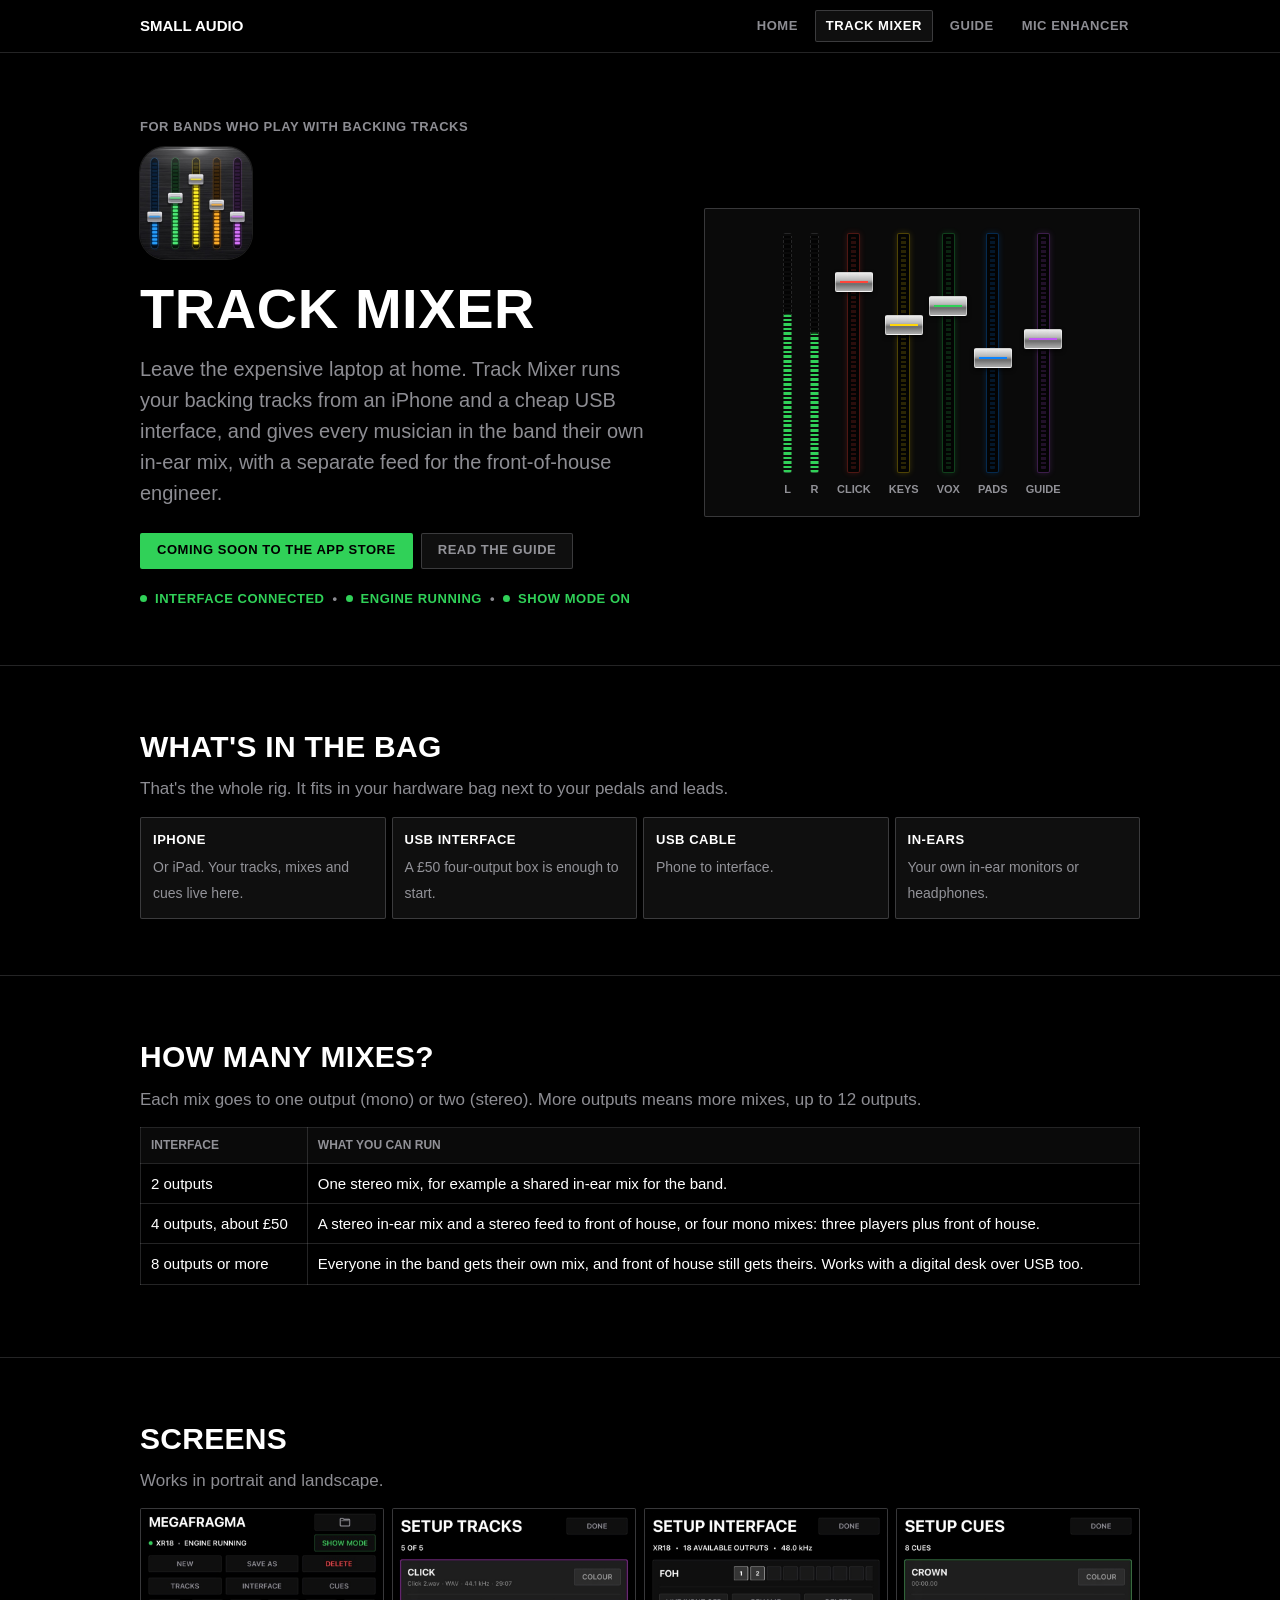
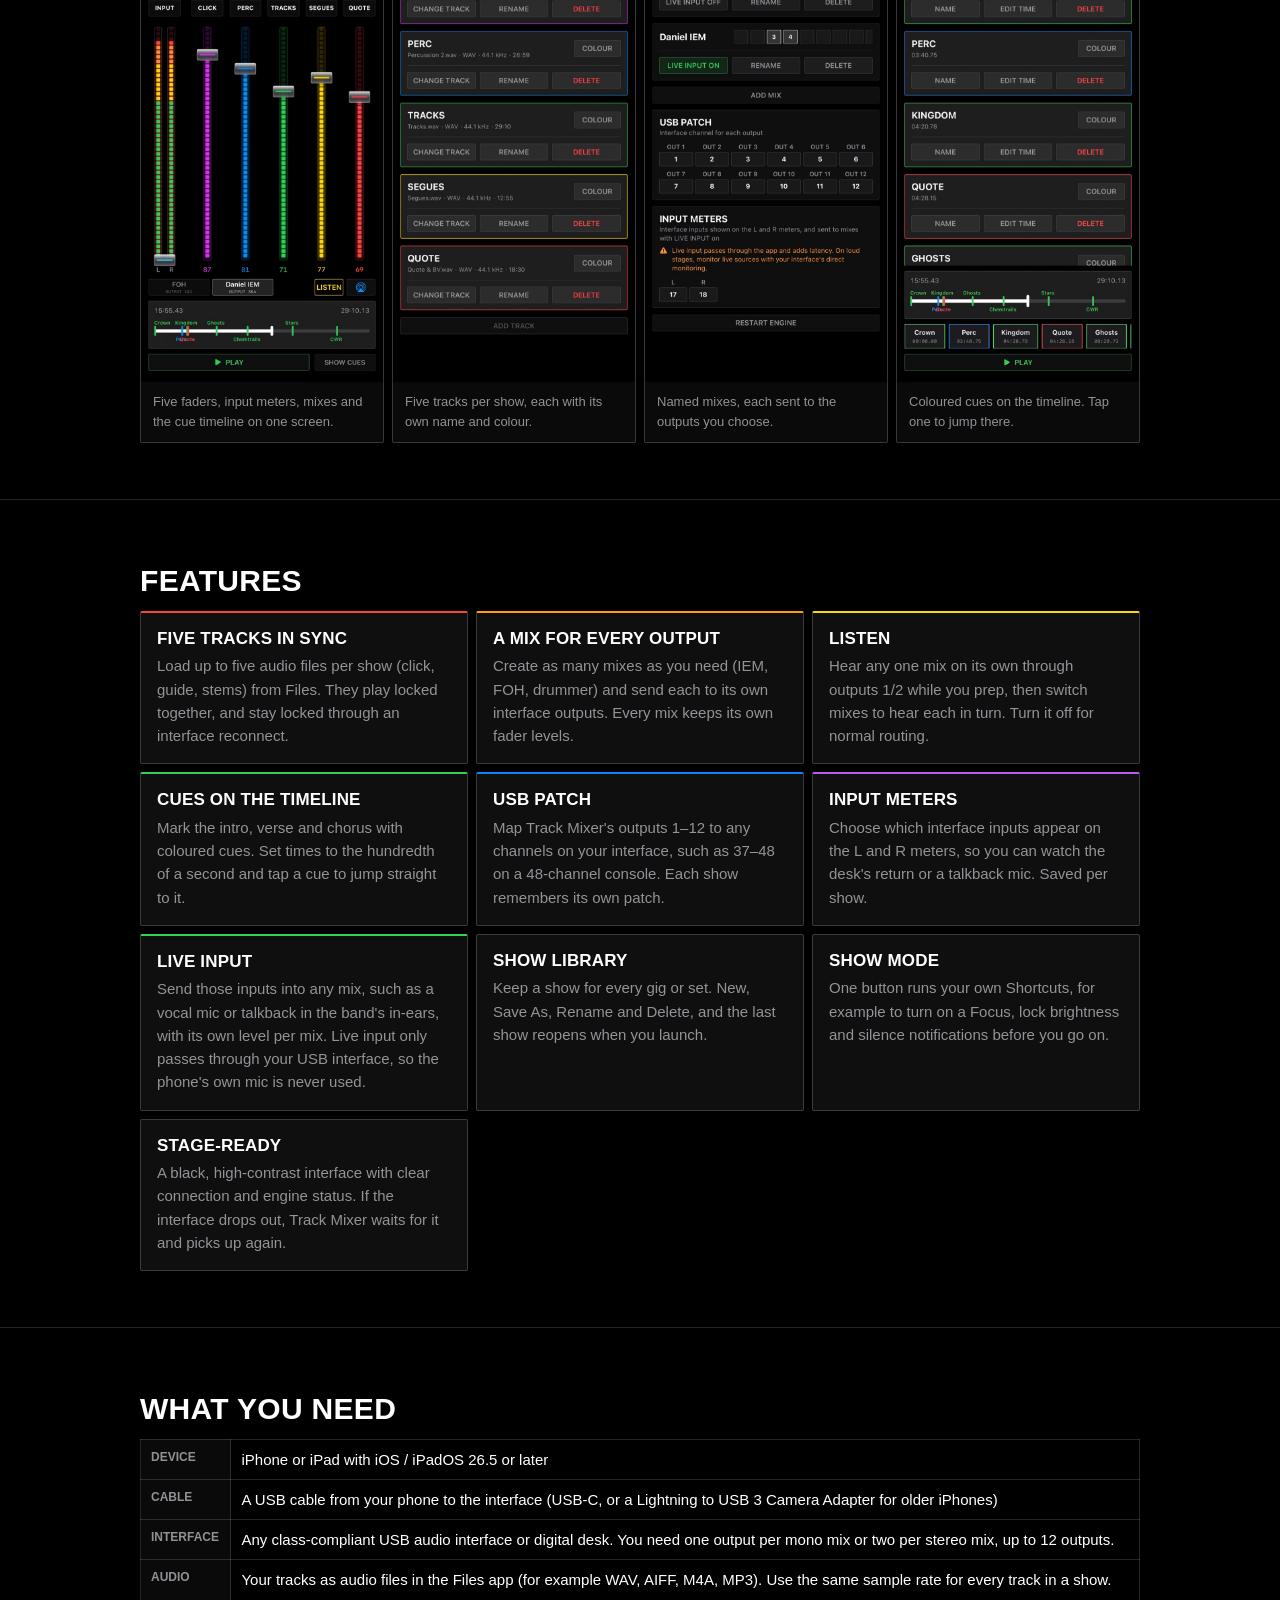
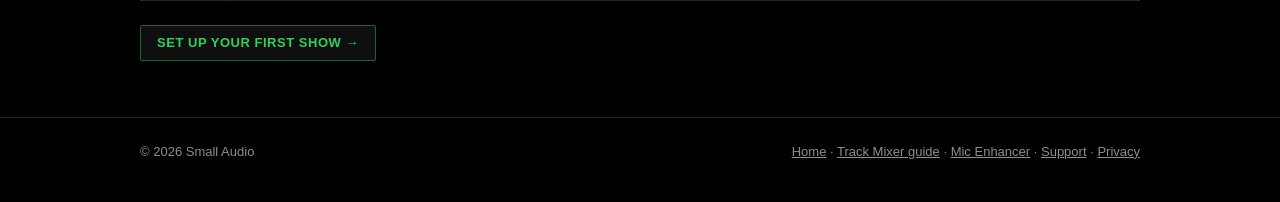
<file: track-mixer/index.html>
<!doctype html>
<html lang="en">
<head>
    <meta charset="utf-8">
    <meta name="viewport" content="width=device-width, initial-scale=1">
    <title>Track Mixer — backing tracks and in-ear mixes from your iPhone</title>
    <meta name="description" content="For bands who gig with backing tracks. Leave the laptop at home: Track Mixer runs your tracks from an iPhone and a cheap USB interface, with a custom in-ear mix for every musician and a separate feed for front of house.">
    <meta name="theme-color" content="#000000">
    <link rel="stylesheet" href="../assets/style.css">
    <link rel="icon" type="image/png" href="../assets/img/favicon-track-mixer.png">
    <link rel="apple-touch-icon" href="../assets/img/apple-touch-icon-track-mixer.png">
</head>
<body>

<header class="site-header">
    <div class="wrap">
        <a class="brand" href="../">Small Audio</a>
        <nav class="nav" aria-label="Main">
            <a href="../">Home</a>
            <a href="./" aria-current="page">Track Mixer</a>
            <a href="guide.html">Guide</a>
            <a href="../mic-enhancer/">Mic Enhancer</a>
        </nav>
    </div>
</header>

<main>
    <section class="hero">
        <div class="wrap hero-grid">
            <div>
                <span class="eyebrow label">For bands who play with backing tracks</span>
                <img class="app-icon large" src="../assets/img/icon-track-mixer.jpg" width="112" height="112" alt="Track Mixer app icon">
                <h1>Track Mixer</h1>
                <p class="lede">Leave the expensive laptop at home. Track Mixer runs your backing tracks from an iPhone and a cheap USB interface, and gives every musician in the band their own in-ear mix, with a separate feed for the front-of-house engineer.</p>
                <div class="buttons">
                    <!-- Replace href with the App Store link once the app is live. -->
                    <a class="button on green" href="#" aria-disabled="true">Coming soon to the App Store</a>
                    <a class="button" href="guide.html">Read the guide</a>
                </div>
                <div class="status" style="margin-top: 20px">
                    <span class="dot green"></span><span class="green">Interface connected</span>
                    <span>•</span>
                    <span class="dot green"></span><span class="green">Engine running</span>
                    <span>•</span>
                    <span class="dot green"></span><span class="green">Show mode on</span>
                </div>
            </div>

            <div class="console" aria-hidden="true">
                <div class="strip"><div class="meter" style="--level: 66%"></div><span class="name">L</span></div>
                <div class="strip"><div class="meter" style="--level: 58%"></div><span class="name">R</span></div>
                <div class="strip" data-accent="red"><div class="fader" style="--level: 80%"><span class="cap"></span></div><span class="name">Click</span></div>
                <div class="strip" data-accent="yellow"><div class="fader" style="--level: 62%"><span class="cap"></span></div><span class="name">Keys</span></div>
                <div class="strip" data-accent="green"><div class="fader" style="--level: 70%"><span class="cap"></span></div><span class="name">Vox</span></div>
                <div class="strip" data-accent="blue"><div class="fader" style="--level: 48%"><span class="cap"></span></div><span class="name">Pads</span></div>
                <div class="strip" data-accent="purple"><div class="fader" style="--level: 56%"><span class="cap"></span></div><span class="name">Guide</span></div>
            </div>
        </div>
    </section>

    <section>
        <div class="wrap">
            <h2>What's in the bag</h2>
            <p class="secondary">That's the whole rig. It fits in your hardware bag next to your pedals and leads.</p>
            <div class="chain">
                <div class="step"><span class="label">iPhone</span><span class="secondary">Or iPad. Your tracks, mixes and cues live here.</span></div>
                <div class="step"><span class="label">USB interface</span><span class="secondary">A £50 four-output box is enough to start.</span></div>
                <div class="step"><span class="label">USB cable</span><span class="secondary">Phone to interface.</span></div>
                <div class="step"><span class="label">In-ears</span><span class="secondary">Your own in-ear monitors or headphones.</span></div>
            </div>
        </div>
    </section>

    <section>
        <div class="wrap">
            <h2>How many mixes?</h2>
            <p class="secondary">Each mix goes to one output (mono) or two (stereo). More outputs means more mixes, up to 12 outputs.</p>
            <table>
                <tr><th>Interface</th><th>What you can run</th></tr>
                <tr><td>2 outputs</td><td>One stereo mix, for example a shared in-ear mix for the band.</td></tr>
                <tr><td>4 outputs, about £50</td><td>A stereo in-ear mix and a stereo feed to front of house, or four mono mixes: three players plus front of house.</td></tr>
                <tr><td>8 outputs or more</td><td>Everyone in the band gets their own mix, and front of house still gets theirs. Works with a digital desk over USB too.</td></tr>
            </table>
        </div>
    </section>

    <section>
        <div class="wrap">
            <h2>Screens</h2>
            <p class="secondary">Works in portrait and landscape.</p>
            <div class="shots portrait">
                <figure class="shot">
                    <img src="../assets/img/track-mixer-performance.jpg" width="720" height="1406" loading="lazy"
                         alt="Track Mixer performance screen: show MEGAFRAGMA on an XR18 with the engine running, L/R input meters, five coloured track faders, FOH and Daniel IEM mix buttons, LISTEN, and a cue timeline with PLAY.">
                    <figcaption>Five faders, input meters, mixes and the cue timeline on one screen.</figcaption>
                </figure>
                <figure class="shot">
                    <img src="../assets/img/track-mixer-tracks.jpg" width="720" height="1406" loading="lazy"
                         alt="Setup Tracks screen with five coloured track cards (Click, Perc, Tracks, Segues, Quote), each showing its WAV file, sample rate and length.">
                    <figcaption>Five tracks per show, each with its own name and colour.</figcaption>
                </figure>
                <figure class="shot">
                    <img src="../assets/img/track-mixer-interface.jpg" width="720" height="1406" loading="lazy"
                         alt="Setup Interface screen on an XR18 with 18 outputs: an FOH mix on outputs 1 and 2, a Daniel IEM mix on 3 and 4 with live input on, the USB patch grid and input meter selection.">
                    <figcaption>Named mixes, each sent to the outputs you choose.</figcaption>
                </figure>
                <figure class="shot">
                    <img src="../assets/img/track-mixer-cues.jpg" width="720" height="1406" loading="lazy"
                         alt="Setup Cues screen with 8 cues: coloured cue cards (Crown, Perc, Kingdom, Quote) with times to the hundredth of a second, a timeline of named cues, and a row of cue shortcut buttons above PLAY.">
                    <figcaption>Coloured cues on the timeline. Tap one to jump there.</figcaption>
                </figure>
            </div>
        </div>
    </section>

    <section>
        <div class="wrap">
            <h2>Features</h2>
            <div class="grid">
                <div class="card" data-accent="red">
                    <h3>Five tracks in sync</h3>
                    <p>Load up to five audio files per show (click, guide, stems) from Files. They play locked together, and stay locked through an interface reconnect.</p>
                </div>
                <div class="card" data-accent="orange">
                    <h3>A mix for every output</h3>
                    <p>Create as many mixes as you need (IEM, FOH, drummer) and send each to its own interface outputs. Every mix keeps its own fader levels.</p>
                </div>
                <div class="card" data-accent="yellow">
                    <h3>Listen</h3>
                    <p>Hear any one mix on its own through outputs 1/2 while you prep, then switch mixes to hear each in turn. Turn it off for normal routing.</p>
                </div>
                <div class="card" data-accent="green">
                    <h3>Cues on the timeline</h3>
                    <p>Mark the intro, verse and chorus with coloured cues. Set times to the hundredth of a second and tap a cue to jump straight to it.</p>
                </div>
                <div class="card" data-accent="blue">
                    <h3>USB patch</h3>
                    <p>Map Track Mixer's outputs 1–12 to any channels on your interface, such as 37–48 on a 48-channel console. Each show remembers its own patch.</p>
                </div>
                <div class="card" data-accent="purple">
                    <h3>Input meters</h3>
                    <p>Choose which interface inputs appear on the L and R meters, so you can watch the desk's return or a talkback mic. Saved per show.</p>
                </div>
                <div class="card" data-accent="green">
                    <h3>Live input</h3>
                    <p>Send those inputs into any mix, such as a vocal mic or talkback in the band's in-ears, with its own level per mix. Live input only passes through your USB interface, so the phone's own mic is never used.</p>
                </div>
                <div class="card">
                    <h3>Show library</h3>
                    <p>Keep a show for every gig or set. New, Save As, Rename and Delete, and the last show reopens when you launch.</p>
                </div>
                <div class="card">
                    <h3>Show Mode</h3>
                    <p>One button runs your own Shortcuts, for example to turn on a Focus, lock brightness and silence notifications before you go on.</p>
                </div>
                <div class="card">
                    <h3>Stage-ready</h3>
                    <p>A black, high-contrast interface with clear connection and engine status. If the interface drops out, Track Mixer waits for it and picks up again.</p>
                </div>
            </div>
        </div>
    </section>

    <section id="requirements">
        <div class="wrap">
            <h2>What you need</h2>
            <table>
                <tr><th>Device</th><td>iPhone or iPad with iOS / iPadOS 26.5 or later</td></tr>
                <tr><th>Cable</th><td>A USB cable from your phone to the interface (USB-C, or a Lightning to USB 3 Camera Adapter for older iPhones)</td></tr>
                <tr><th>Interface</th><td>Any class-compliant USB audio interface or digital desk. You need one output per mono mix or two per stereo mix, up to 12 outputs.</td></tr>
                <tr><th>Audio</th><td>Your tracks as audio files in the Files app (for example WAV, AIFF, M4A, MP3). Use the same sample rate for every track in a show.</td></tr>
            </table>
            <div class="buttons">
                <a class="button green" href="guide.html">Set up your first show →</a>
            </div>
        </div>
    </section>
</main>

<footer class="site-footer">
    <div class="wrap">
        <span>© 2026 Small Audio</span>
        <span><a href="../">Home</a> · <a href="guide.html">Track Mixer guide</a> · <a href="../mic-enhancer/">Mic Enhancer</a> · <a href="../support/">Support</a> · <a href="../privacy/">Privacy</a></span>
    </div>
</footer>

</body>
</html>
</file>
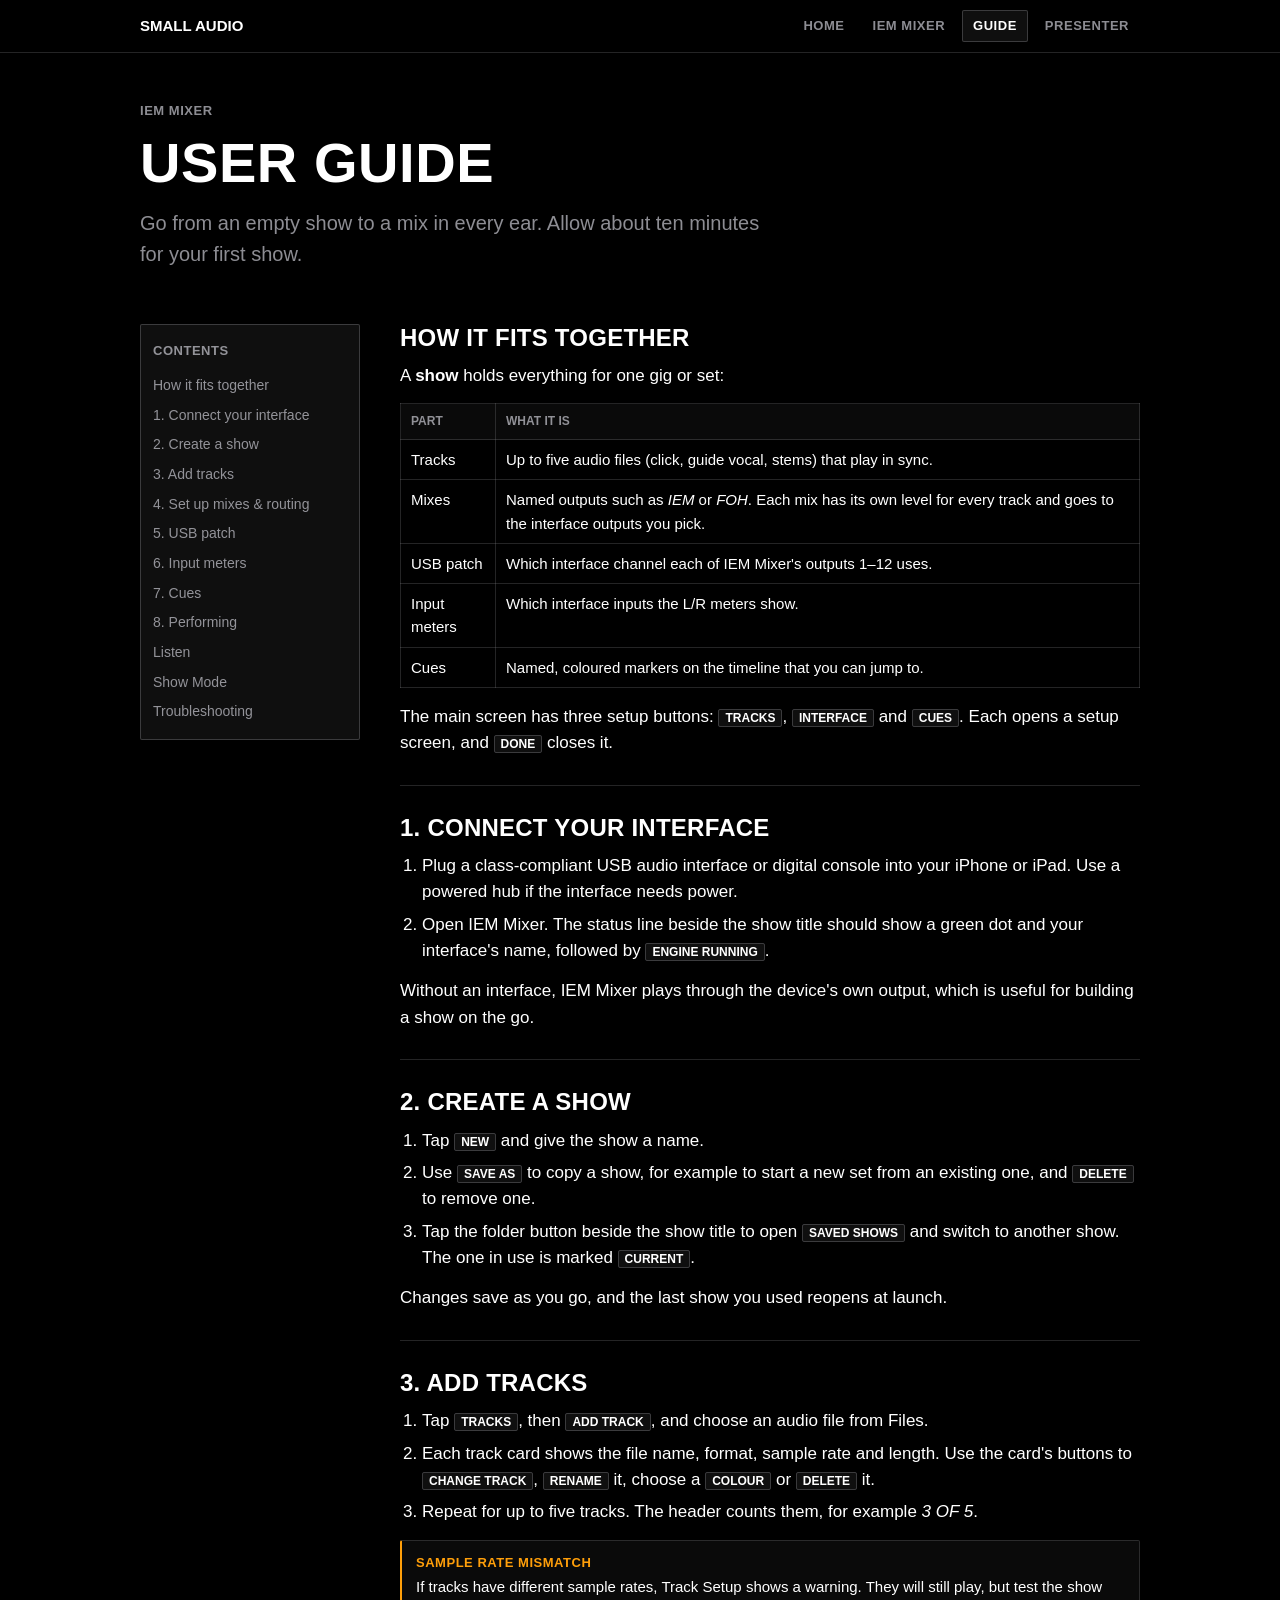
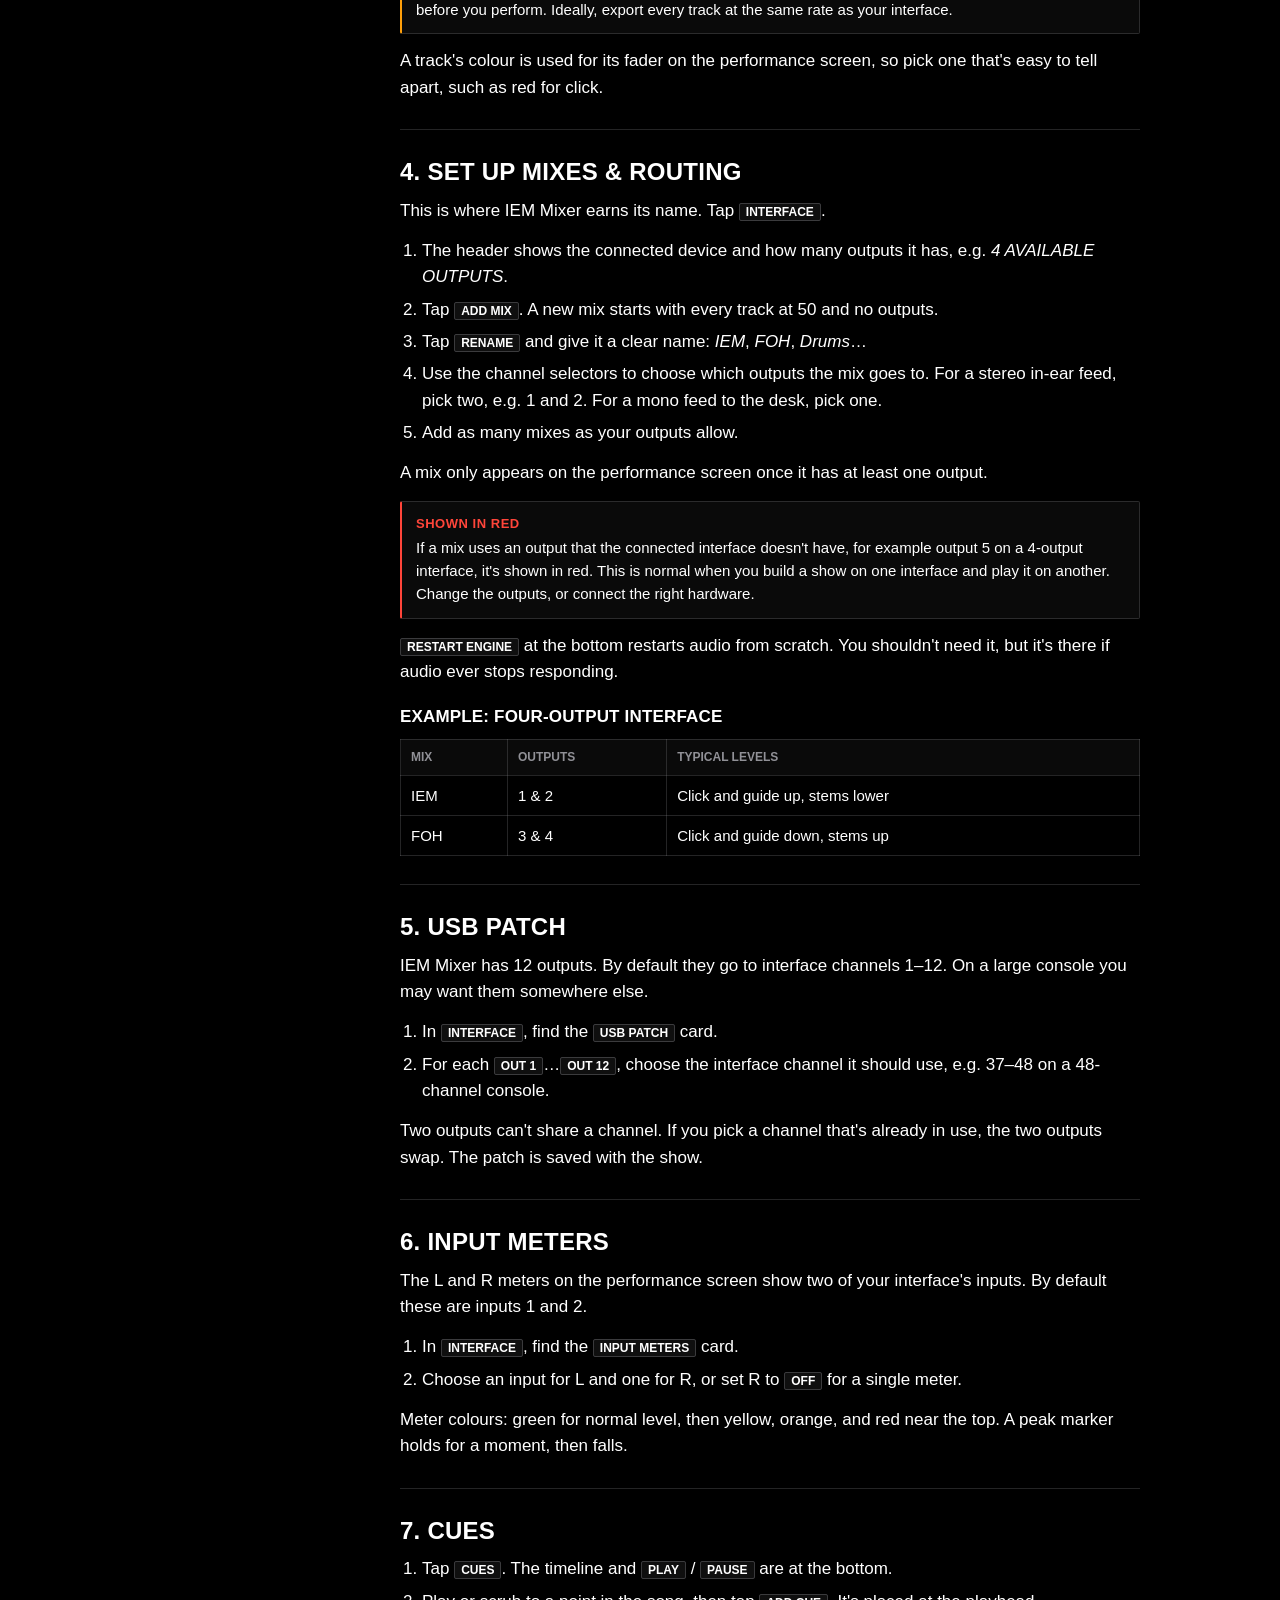
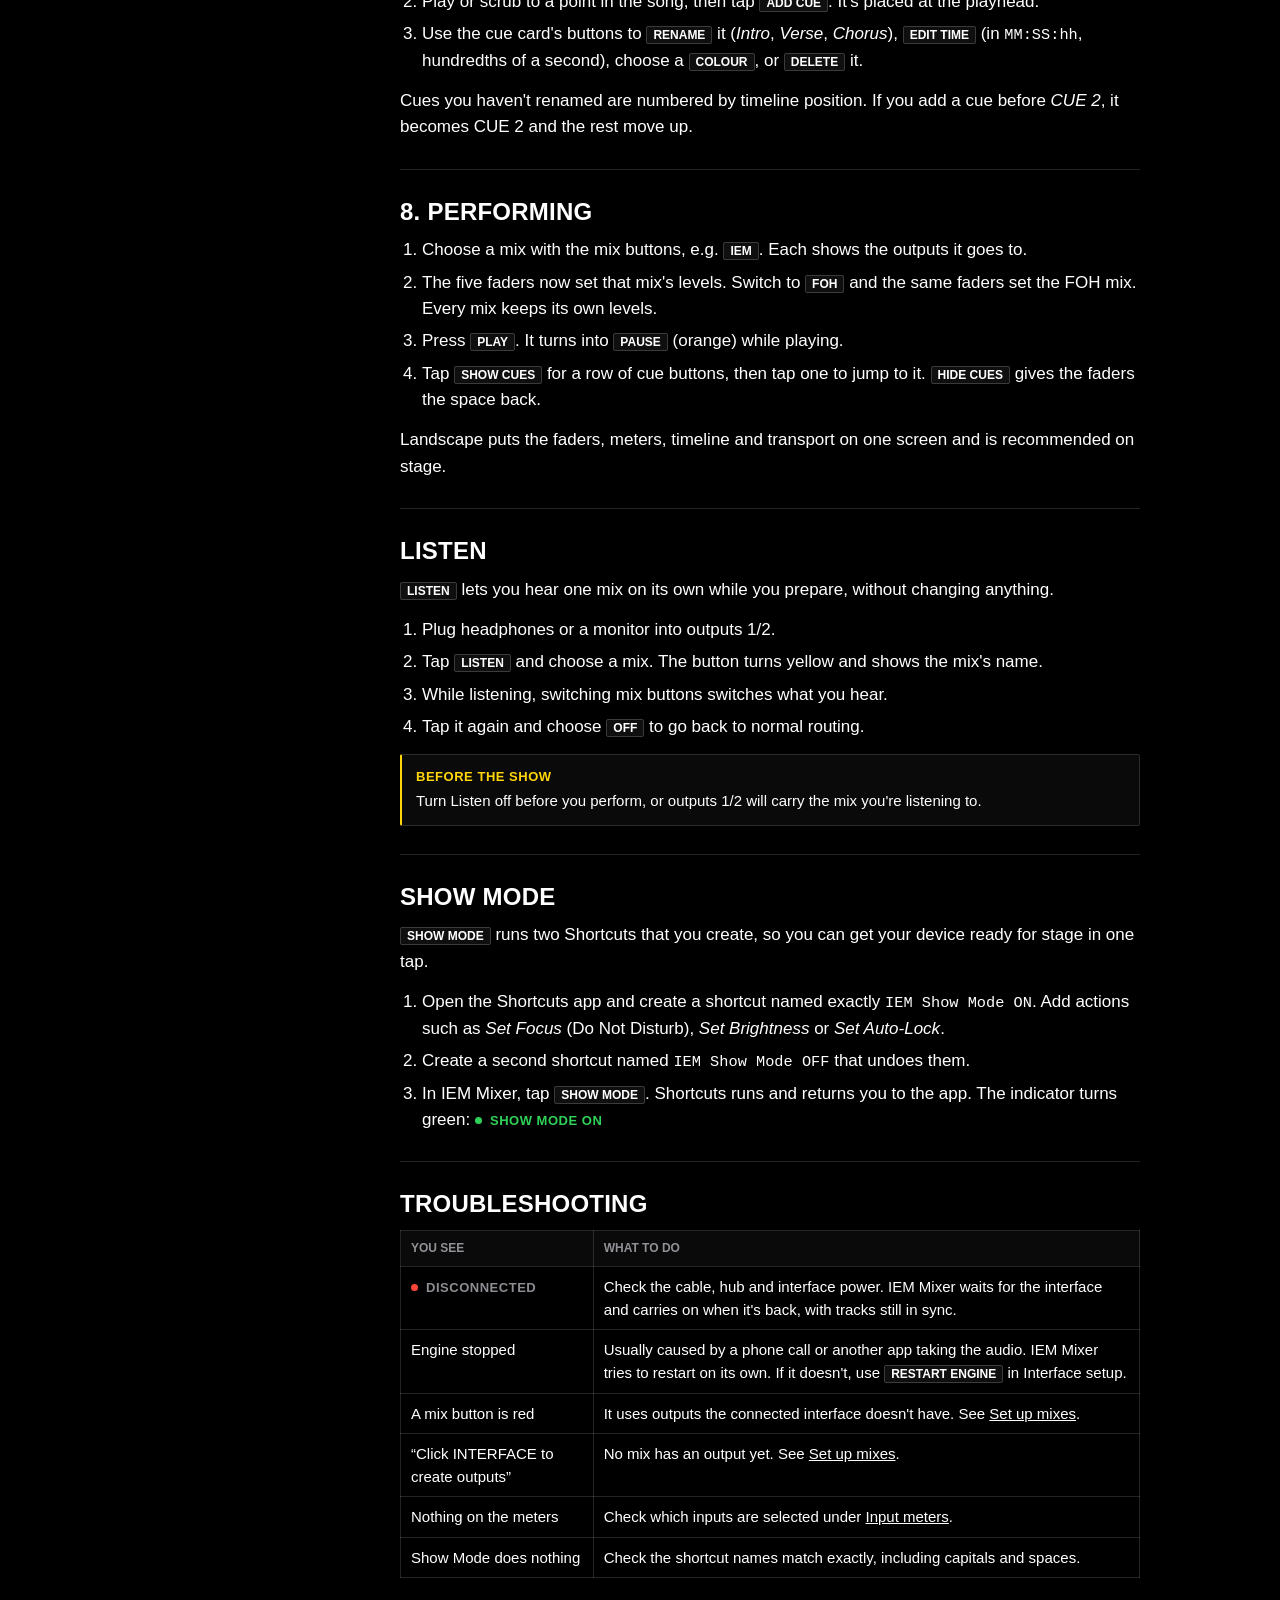
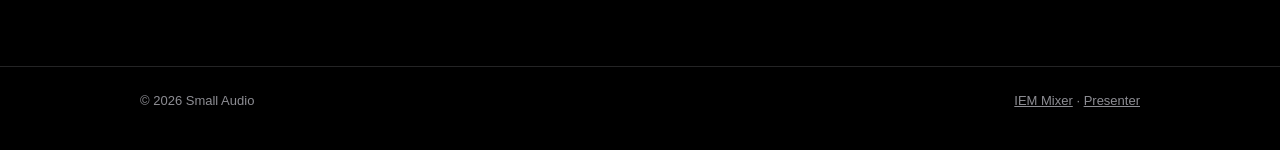
<file: iem-mixer/guide.html>
<!doctype html>
<html lang="en">
<head>
    <meta charset="utf-8">
    <meta name="viewport" content="width=device-width, initial-scale=1">
    <title>IEM Mixer user guide</title>
    <meta name="description" content="How to set up a show in IEM Mixer: tracks, mixes and interface routing, the USB patch, input meters, cues, Listen and Show Mode.">
    <meta name="theme-color" content="#000000">
    <link rel="stylesheet" href="../assets/style.css">
    <link rel="icon" type="image/png" href="../assets/img/favicon-iem-mixer.png">
    <link rel="apple-touch-icon" href="../assets/img/apple-touch-icon-iem-mixer.png">
</head>
<body>

<header class="site-header">
    <div class="wrap">
        <a class="brand" href="../">Small Audio</a>
        <nav class="nav" aria-label="Main">
            <a href="../">Home</a>
            <a href="./">IEM Mixer</a>
            <a href="guide.html" aria-current="page">Guide</a>
            <a href="../presenter/">Presenter</a>
        </nav>
    </div>
</header>

<main class="wrap">
    <div style="padding-top: 48px">
        <span class="eyebrow label">IEM Mixer</span>
        <h1>User guide</h1>
        <p class="lede">Go from an empty show to a mix in every ear. Allow about ten minutes for your first show.</p>
    </div>

    <div class="guide">
        <nav class="toc" aria-label="Contents">
            <span class="label secondary">Contents</span>
            <ol>
                <li><a href="#overview">How it fits together</a></li>
                <li><a href="#connect">1. Connect your interface</a></li>
                <li><a href="#show">2. Create a show</a></li>
                <li><a href="#tracks">3. Add tracks</a></li>
                <li><a href="#interface">4. Set up mixes &amp; routing</a></li>
                <li><a href="#patch">5. USB patch</a></li>
                <li><a href="#meters">6. Input meters</a></li>
                <li><a href="#cues">7. Cues</a></li>
                <li><a href="#perform">8. Performing</a></li>
                <li><a href="#listen">Listen</a></li>
                <li><a href="#showmode">Show Mode</a></li>
                <li><a href="#trouble">Troubleshooting</a></li>
            </ol>
        </nav>

        <article>
            <h2 id="overview">How it fits together</h2>
            <p>A <strong>show</strong> holds everything for one gig or set:</p>
            <table>
                <tr><th>Part</th><th>What it is</th></tr>
                <tr><td>Tracks</td><td>Up to five audio files (click, guide vocal, stems) that play in sync.</td></tr>
                <tr><td>Mixes</td><td>Named outputs such as <em>IEM</em> or <em>FOH</em>. Each mix has its own level for every track and goes to the interface outputs you pick.</td></tr>
                <tr><td>USB patch</td><td>Which interface channel each of IEM Mixer's outputs 1–12 uses.</td></tr>
                <tr><td>Input meters</td><td>Which interface inputs the L/R meters show.</td></tr>
                <tr><td>Cues</td><td>Named, coloured markers on the timeline that you can jump to.</td></tr>
            </table>
            <p>The main screen has three setup buttons: <kbd>Tracks</kbd>, <kbd>Interface</kbd> and <kbd>Cues</kbd>. Each opens a setup screen, and <kbd>Done</kbd> closes it.</p>

            <h2 id="connect">1. Connect your interface</h2>
            <ol>
                <li>Plug a class-compliant USB audio interface or digital console into your iPhone or iPad. Use a powered hub if the interface needs power.</li>
                <li>Open IEM Mixer. The status line beside the show title should show a green dot and your interface's name, followed by <kbd>Engine running</kbd>.</li>
            </ol>
            <p>Without an interface, IEM Mixer plays through the device's own output, which is useful for building a show on the go.</p>

            <h2 id="show">2. Create a show</h2>
            <ol>
                <li>Tap <kbd>New</kbd> and give the show a name.</li>
                <li>Use <kbd>Save As</kbd> to copy a show, for example to start a new set from an existing one, and <kbd>Delete</kbd> to remove one.</li>
                <li>Tap the folder button beside the show title to open <kbd>Saved shows</kbd> and switch to another show. The one in use is marked <kbd>Current</kbd>.</li>
            </ol>
            <p>Changes save as you go, and the last show you used reopens at launch.</p>

            <h2 id="tracks">3. Add tracks</h2>
            <ol>
                <li>Tap <kbd>Tracks</kbd>, then <kbd>Add track</kbd>, and choose an audio file from Files.</li>
                <li>Each track card shows the file name, format, sample rate and length. Use the card's buttons to <kbd>Change track</kbd>, <kbd>Rename</kbd> it, choose a <kbd>Colour</kbd> or <kbd>Delete</kbd> it.</li>
                <li>Repeat for up to five tracks. The header counts them, for example <em>3 OF 5</em>.</li>
            </ol>
            <div class="note" data-accent="orange">
                <span class="label">Sample rate mismatch</span>
                If tracks have different sample rates, Track Setup shows a warning. They will still play, but test the show before you perform. Ideally, export every track at the same rate as your interface.
            </div>
            <p>A track's colour is used for its fader on the performance screen, so pick one that's easy to tell apart, such as red for click.</p>

            <h2 id="interface">4. Set up mixes &amp; routing</h2>
            <p>This is where IEM Mixer earns its name. Tap <kbd>Interface</kbd>.</p>
            <ol>
                <li>The header shows the connected device and how many outputs it has, e.g. <em>4 AVAILABLE OUTPUTS</em>.</li>
                <li>Tap <kbd>Add mix</kbd>. A new mix starts with every track at 50 and no outputs.</li>
                <li>Tap <kbd>Rename</kbd> and give it a clear name: <em>IEM</em>, <em>FOH</em>, <em>Drums</em>…</li>
                <li>Use the channel selectors to choose which outputs the mix goes to. For a stereo in-ear feed, pick two, e.g. 1 and 2. For a mono feed to the desk, pick one.</li>
                <li>Add as many mixes as your outputs allow.</li>
            </ol>
            <p>A mix only appears on the performance screen once it has at least one output.</p>
            <div class="note" data-accent="red">
                <span class="label">Shown in red</span>
                If a mix uses an output that the connected interface doesn't have, for example output 5 on a 4-output interface, it's shown in red. This is normal when you build a show on one interface and play it on another. Change the outputs, or connect the right hardware.
            </div>
            <p><kbd>Restart engine</kbd> at the bottom restarts audio from scratch. You shouldn't need it, but it's there if audio ever stops responding.</p>

            <h3>Example: four-output interface</h3>
            <table>
                <tr><th>Mix</th><th>Outputs</th><th>Typical levels</th></tr>
                <tr><td>IEM</td><td>1 &amp; 2</td><td>Click and guide up, stems lower</td></tr>
                <tr><td>FOH</td><td>3 &amp; 4</td><td>Click and guide down, stems up</td></tr>
            </table>

            <h2 id="patch">5. USB patch</h2>
            <p>IEM Mixer has 12 outputs. By default they go to interface channels 1–12. On a large console you may want them somewhere else.</p>
            <ol>
                <li>In <kbd>Interface</kbd>, find the <kbd>USB patch</kbd> card.</li>
                <li>For each <kbd>Out 1</kbd>…<kbd>Out 12</kbd>, choose the interface channel it should use, e.g. 37–48 on a 48-channel console.</li>
            </ol>
            <p>Two outputs can't share a channel. If you pick a channel that's already in use, the two outputs swap. The patch is saved with the show.</p>

            <h2 id="meters">6. Input meters</h2>
            <p>The L and R meters on the performance screen show two of your interface's inputs. By default these are inputs 1 and 2.</p>
            <ol>
                <li>In <kbd>Interface</kbd>, find the <kbd>Input meters</kbd> card.</li>
                <li>Choose an input for L and one for R, or set R to <kbd>Off</kbd> for a single meter.</li>
            </ol>
            <p>Meter colours: green for normal level, then yellow, orange, and red near the top. A peak marker holds for a moment, then falls.</p>

            <h2 id="cues">7. Cues</h2>
            <ol>
                <li>Tap <kbd>Cues</kbd>. The timeline and <kbd>Play</kbd> / <kbd>Pause</kbd> are at the bottom.</li>
                <li>Play or scrub to a point in the song, then tap <kbd>Add cue</kbd>. It's placed at the playhead.</li>
                <li>Use the cue card's buttons to <kbd>Rename</kbd> it (<em>Intro</em>, <em>Verse</em>, <em>Chorus</em>), <kbd>Edit time</kbd> (in <code>MM:SS:hh</code>, hundredths of a second), choose a <kbd>Colour</kbd>, or <kbd>Delete</kbd> it.</li>
            </ol>
            <p>Cues you haven't renamed are numbered by timeline position. If you add a cue before <em>CUE 2</em>, it becomes CUE 2 and the rest move up.</p>

            <h2 id="perform">8. Performing</h2>
            <ol>
                <li>Choose a mix with the mix buttons, e.g. <kbd>IEM</kbd>. Each shows the outputs it goes to.</li>
                <li>The five faders now set that mix's levels. Switch to <kbd>FOH</kbd> and the same faders set the FOH mix. Every mix keeps its own levels.</li>
                <li>Press <kbd>Play</kbd>. It turns into <kbd>Pause</kbd> (orange) while playing.</li>
                <li>Tap <kbd>Show cues</kbd> for a row of cue buttons, then tap one to jump to it. <kbd>Hide cues</kbd> gives the faders the space back.</li>
            </ol>
            <p>Landscape puts the faders, meters, timeline and transport on one screen and is recommended on stage.</p>

            <h2 id="listen">Listen</h2>
            <p><kbd>Listen</kbd> lets you hear one mix on its own while you prepare, without changing anything.</p>
            <ol>
                <li>Plug headphones or a monitor into outputs 1/2.</li>
                <li>Tap <kbd>Listen</kbd> and choose a mix. The button turns yellow and shows the mix's name.</li>
                <li>While listening, switching mix buttons switches what you hear.</li>
                <li>Tap it again and choose <kbd>Off</kbd> to go back to normal routing.</li>
            </ol>
            <div class="note" data-accent="yellow">
                <span class="label">Before the show</span>
                Turn Listen off before you perform, or outputs 1/2 will carry the mix you're listening to.
            </div>

            <h2 id="showmode">Show Mode</h2>
            <p><kbd>Show mode</kbd> runs two Shortcuts that you create, so you can get your device ready for stage in one tap.</p>
            <ol>
                <li>Open the Shortcuts app and create a shortcut named exactly <code>IEM Show Mode ON</code>. Add actions such as <em>Set Focus</em> (Do Not Disturb), <em>Set Brightness</em> or <em>Set Auto-Lock</em>.</li>
                <li>Create a second shortcut named <code>IEM Show Mode OFF</code> that undoes them.</li>
                <li>In IEM Mixer, tap <kbd>Show mode</kbd>. Shortcuts runs and returns you to the app. The indicator turns green: <span class="status" style="display: inline-flex"><span class="dot green"></span><span class="green">Show mode on</span></span></li>
            </ol>

            <h2 id="trouble">Troubleshooting</h2>
            <table>
                <tr><th>You see</th><th>What to do</th></tr>
                <tr><td><span class="status" style="display: inline-flex"><span class="dot red"></span>Disconnected</span></td><td>Check the cable, hub and interface power. IEM Mixer waits for the interface and carries on when it's back, with tracks still in sync.</td></tr>
                <tr><td>Engine stopped</td><td>Usually caused by a phone call or another app taking the audio. IEM Mixer tries to restart on its own. If it doesn't, use <kbd>Restart engine</kbd> in Interface setup.</td></tr>
                <tr><td>A mix button is red</td><td>It uses outputs the connected interface doesn't have. See <a href="#interface">Set up mixes</a>.</td></tr>
                <tr><td>“Click INTERFACE to create outputs”</td><td>No mix has an output yet. See <a href="#interface">Set up mixes</a>.</td></tr>
                <tr><td>Nothing on the meters</td><td>Check which inputs are selected under <a href="#meters">Input meters</a>.</td></tr>
                <tr><td>Show Mode does nothing</td><td>Check the shortcut names match exactly, including capitals and spaces.</td></tr>
            </table>
        </article>
    </div>
</main>

<footer class="site-footer">
    <div class="wrap">
        <span>© 2026 Small Audio</span>
        <span><a href="./">IEM Mixer</a> · <a href="../presenter/">Presenter</a></span>
    </div>
</footer>

</body>
</html>
</file>
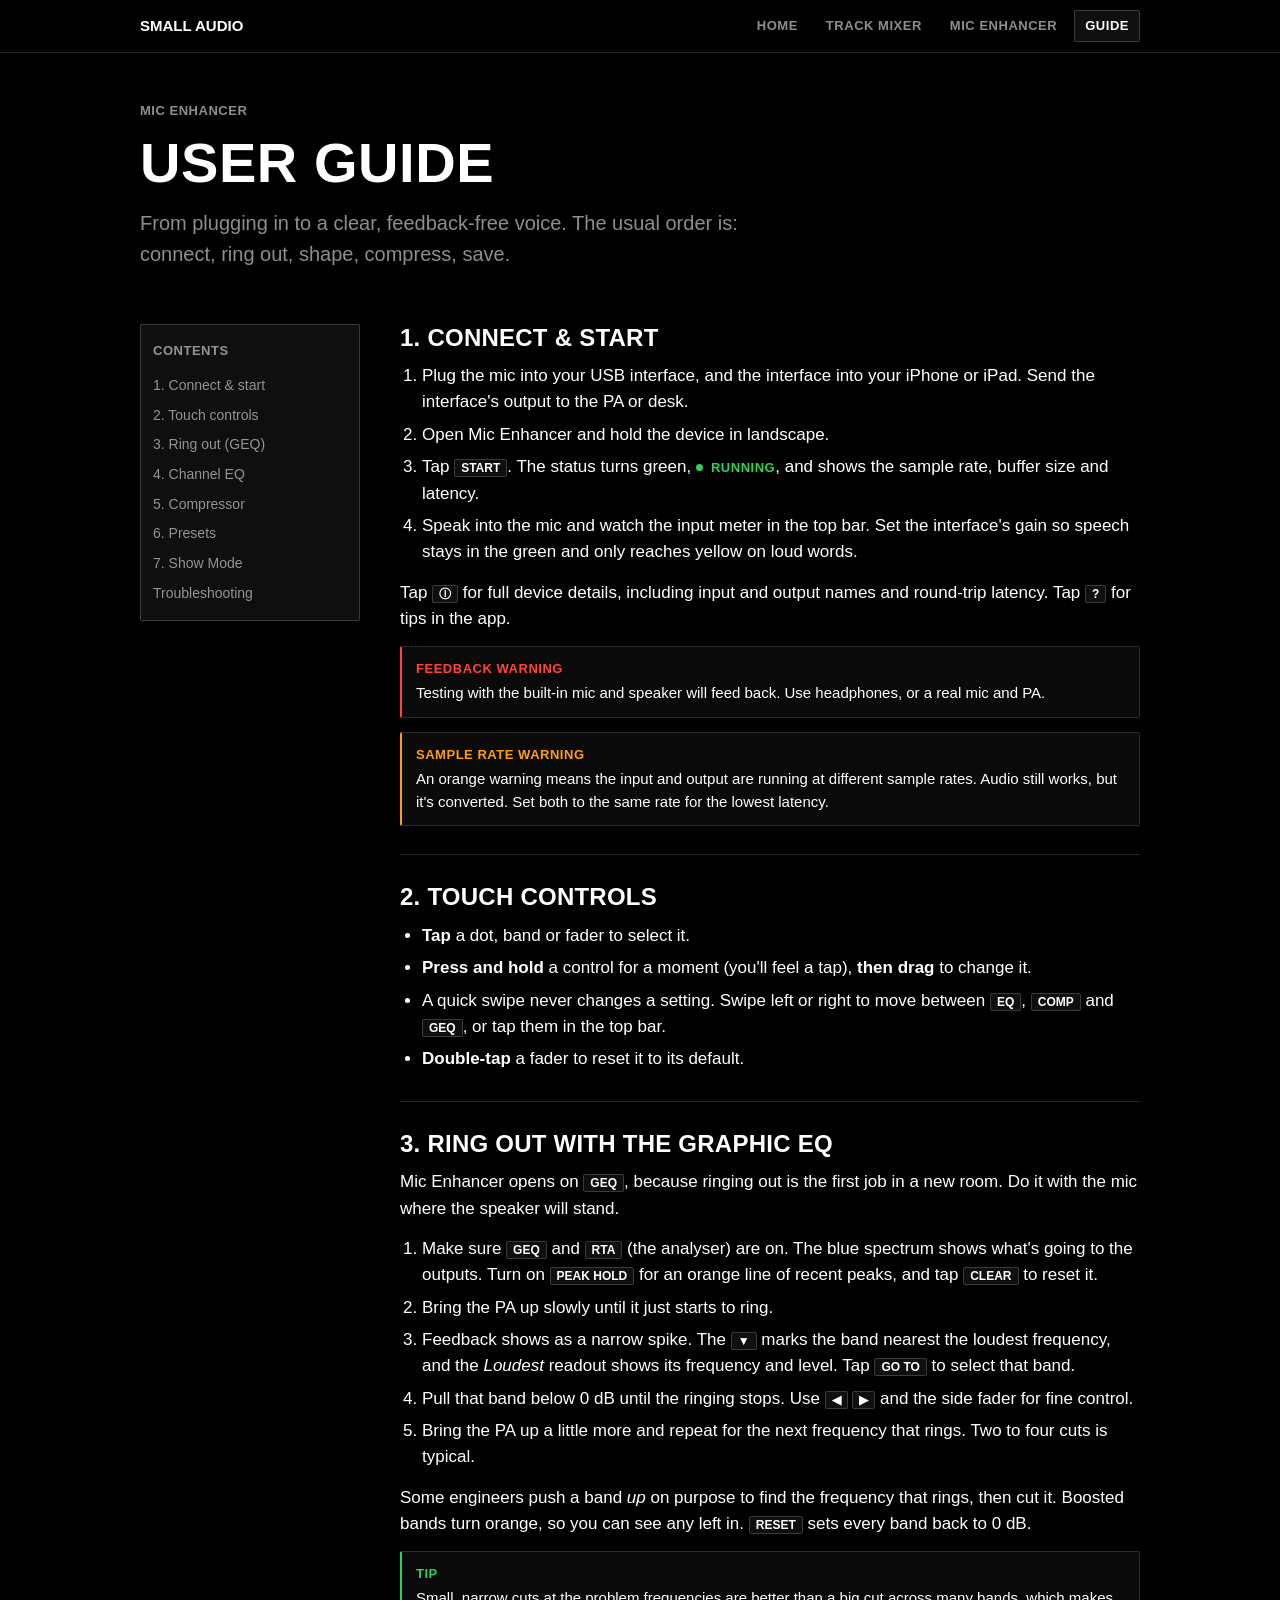
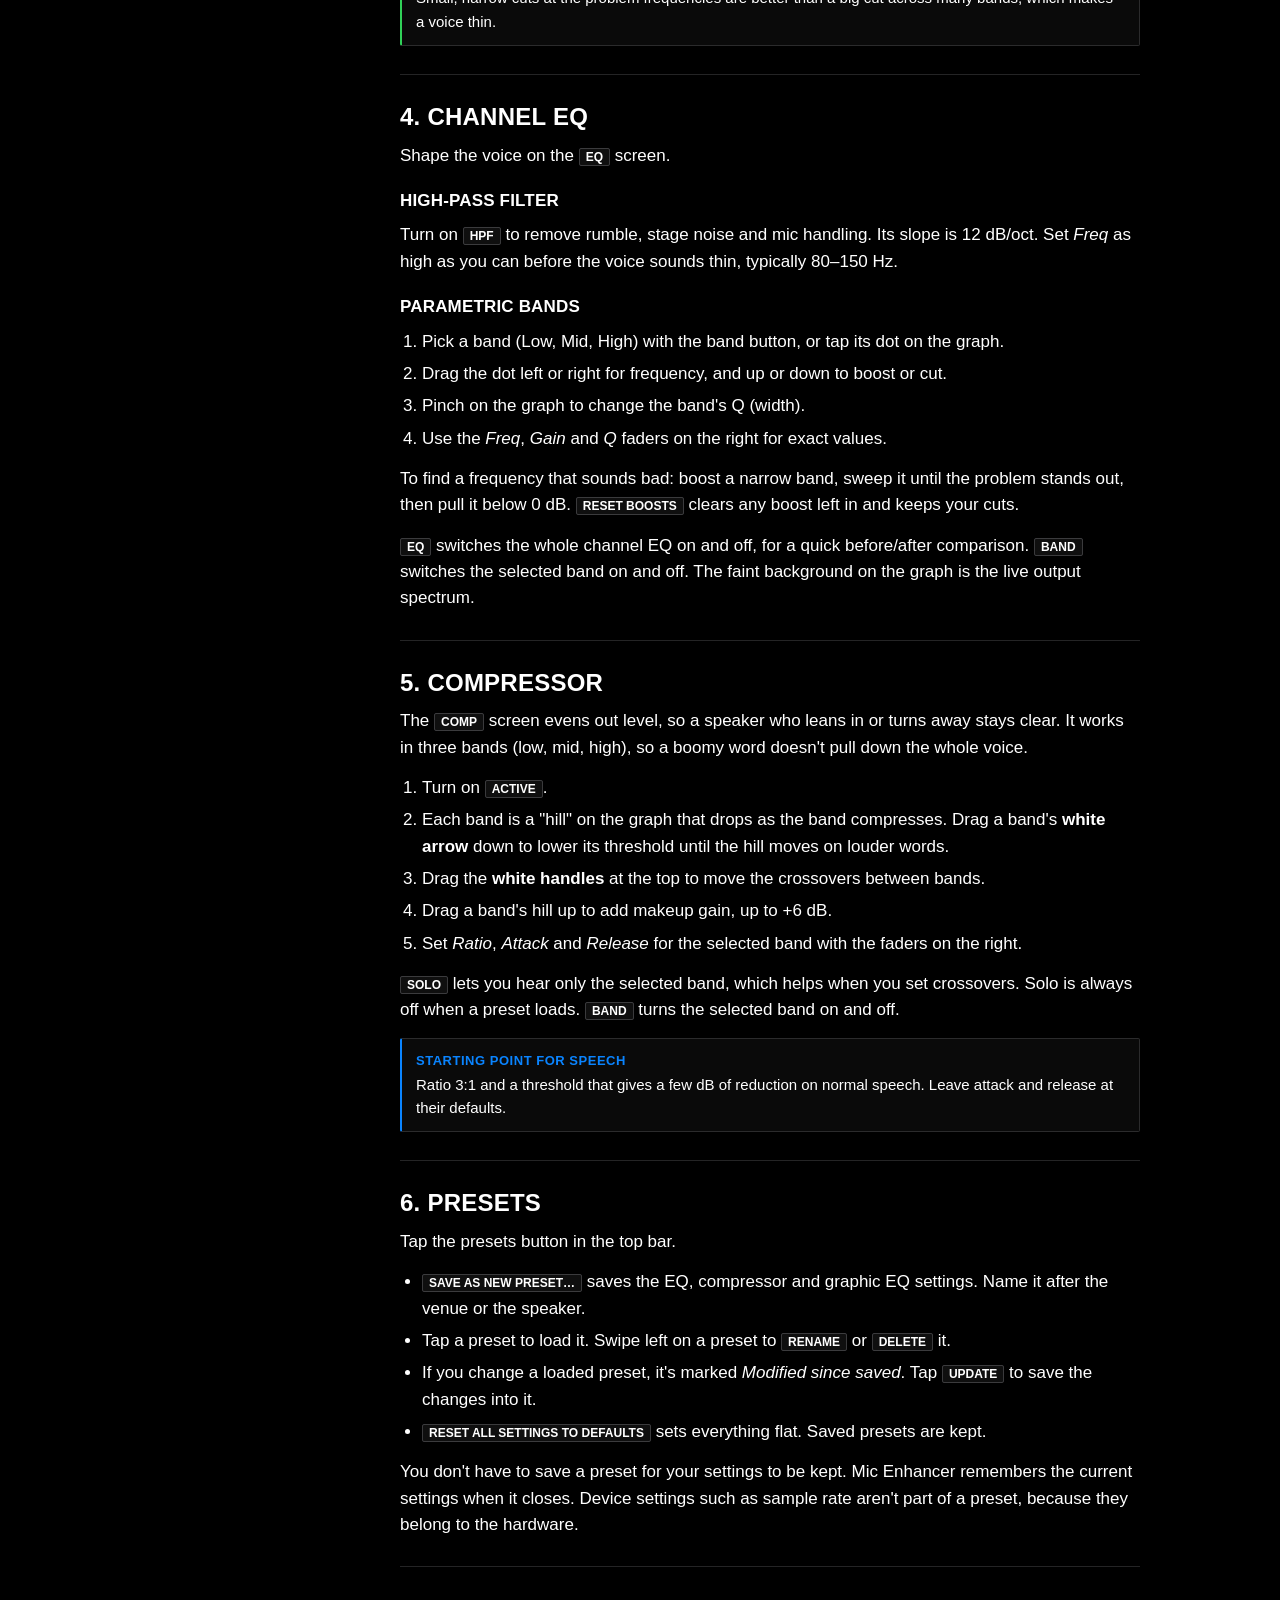
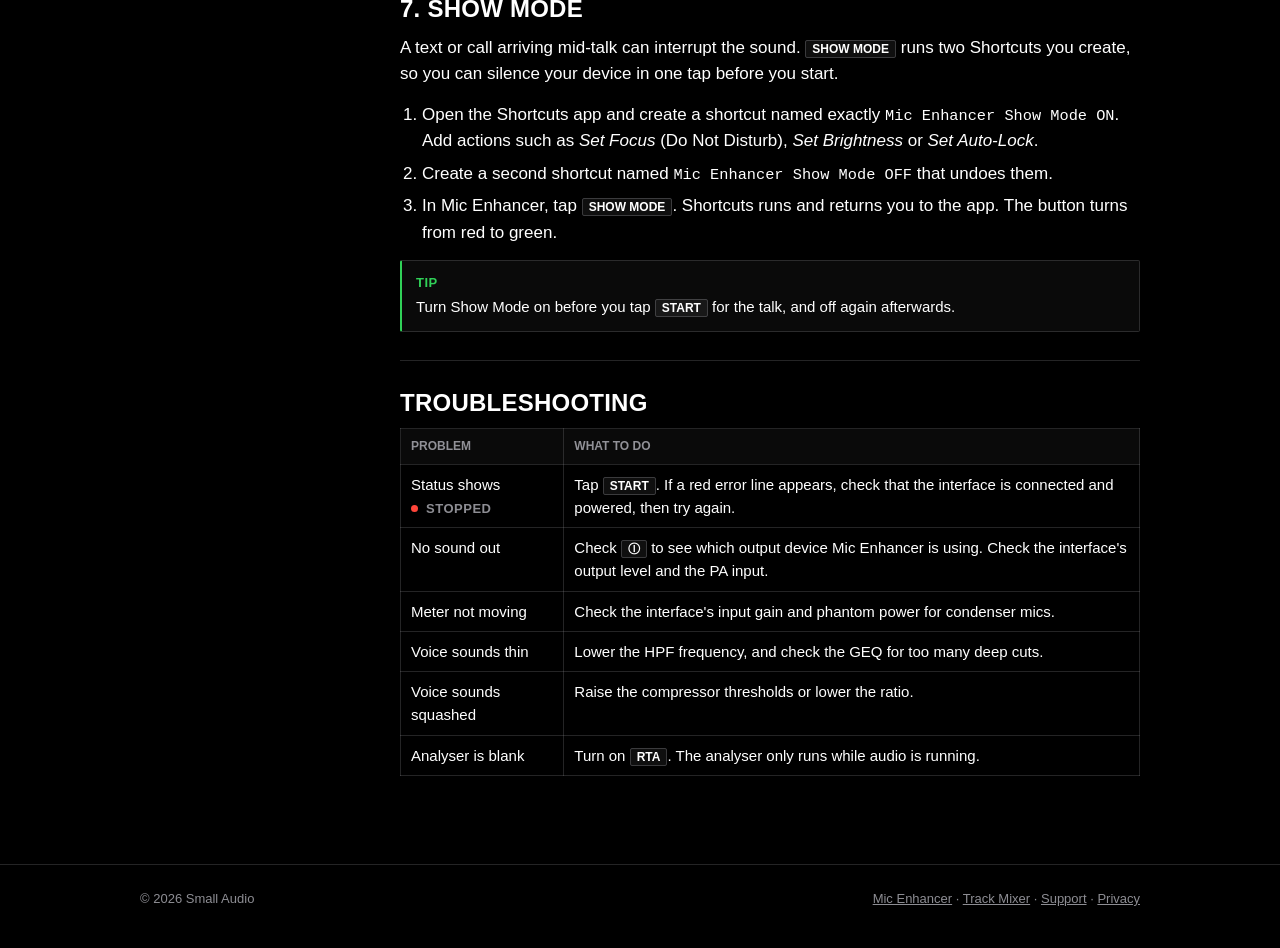
<file: mic-enhancer/guide.html>
<!doctype html>
<html lang="en">
<head>
    <meta charset="utf-8">
    <meta name="viewport" content="width=device-width, initial-scale=1">
    <title>Mic Enhancer user guide</title>
    <meta name="description" content="How to use Mic Enhancer: connecting, ringing out with the graphic EQ, channel EQ, the 3-band compressor and presets.">
    <meta name="theme-color" content="#000000">
    <link rel="stylesheet" href="../assets/style.css">
    <link rel="icon" type="image/png" href="../assets/img/favicon-mic-enhancer.png">
    <link rel="apple-touch-icon" href="../assets/img/apple-touch-icon-mic-enhancer.png">
</head>
<body>

<header class="site-header">
    <div class="wrap">
        <a class="brand" href="../">Small Audio</a>
        <nav class="nav" aria-label="Main">
            <a href="../">Home</a>
            <a href="../track-mixer/">Track Mixer</a>
            <a href="./">Mic Enhancer</a>
            <a href="guide.html" aria-current="page">Guide</a>
        </nav>
    </div>
</header>

<main class="wrap">
    <div style="padding-top: 48px">
        <span class="eyebrow label">Mic Enhancer</span>
        <h1>User guide</h1>
        <p class="lede">From plugging in to a clear, feedback-free voice. The usual order is: connect, ring out, shape, compress, save.</p>
    </div>

    <div class="guide">
        <nav class="toc" aria-label="Contents">
            <span class="label secondary">Contents</span>
            <ol>
                <li><a href="#connect">1. Connect &amp; start</a></li>
                <li><a href="#touch">2. Touch controls</a></li>
                <li><a href="#ringout">3. Ring out (GEQ)</a></li>
                <li><a href="#eq">4. Channel EQ</a></li>
                <li><a href="#comp">5. Compressor</a></li>
                <li><a href="#presets">6. Presets</a></li>
                <li><a href="#showmode">7. Show Mode</a></li>
                <li><a href="#trouble">Troubleshooting</a></li>
            </ol>
        </nav>

        <article>
            <h2 id="connect">1. Connect &amp; start</h2>
            <ol>
                <li>Plug the mic into your USB interface, and the interface into your iPhone or iPad. Send the interface's output to the PA or desk.</li>
                <li>Open Mic Enhancer and hold the device in landscape.</li>
                <li>Tap <kbd>Start</kbd>. The status turns green, <span class="status" style="display: inline-flex"><span class="dot green"></span><span class="green">Running</span></span>, and shows the sample rate, buffer size and latency.</li>
                <li>Speak into the mic and watch the input meter in the top bar. Set the interface's gain so speech stays in the green and only reaches yellow on loud words.</li>
            </ol>
            <p>Tap <kbd>ⓘ</kbd> for full device details, including input and output names and round-trip latency. Tap <kbd>?</kbd> for tips in the app.</p>
            <div class="note" data-accent="red">
                <span class="label">Feedback warning</span>
                Testing with the built-in mic and speaker will feed back. Use headphones, or a real mic and PA.
            </div>
            <div class="note" data-accent="orange">
                <span class="label">Sample rate warning</span>
                An orange warning means the input and output are running at different sample rates. Audio still works, but it's converted. Set both to the same rate for the lowest latency.
            </div>

            <h2 id="touch">2. Touch controls</h2>
            <ul>
                <li><strong>Tap</strong> a dot, band or fader to select it.</li>
                <li><strong>Press and hold</strong> a control for a moment (you'll feel a tap), <strong>then drag</strong> to change it.</li>
                <li>A quick swipe never changes a setting. Swipe left or right to move between <kbd>EQ</kbd>, <kbd>Comp</kbd> and <kbd>GEQ</kbd>, or tap them in the top bar.</li>
                <li><strong>Double-tap</strong> a fader to reset it to its default.</li>
            </ul>

            <h2 id="ringout">3. Ring out with the graphic EQ</h2>
            <p>Mic Enhancer opens on <kbd>GEQ</kbd>, because ringing out is the first job in a new room. Do it with the mic where the speaker will stand.</p>
            <ol>
                <li>Make sure <kbd>GEQ</kbd> and <kbd>RTA</kbd> (the analyser) are on. The blue spectrum shows what's going to the outputs. Turn on <kbd>Peak hold</kbd> for an orange line of recent peaks, and tap <kbd>Clear</kbd> to reset it.</li>
                <li>Bring the PA up slowly until it just starts to ring.</li>
                <li>Feedback shows as a narrow spike. The <kbd>▼</kbd> marks the band nearest the loudest frequency, and the <em>Loudest</em> readout shows its frequency and level. Tap <kbd>Go to</kbd> to select that band.</li>
                <li>Pull that band below 0 dB until the ringing stops. Use <kbd>◀</kbd> <kbd>▶</kbd> and the side fader for fine control.</li>
                <li>Bring the PA up a little more and repeat for the next frequency that rings. Two to four cuts is typical.</li>
            </ol>
            <p>Some engineers push a band <em>up</em> on purpose to find the frequency that rings, then cut it. Boosted bands turn orange, so you can see any left in. <kbd>Reset</kbd> sets every band back to 0 dB.</p>
            <div class="note" data-accent="green">
                <span class="label">Tip</span>
                Small, narrow cuts at the problem frequencies are better than a big cut across many bands, which makes a voice thin.
            </div>

            <h2 id="eq">4. Channel EQ</h2>
            <p>Shape the voice on the <kbd>EQ</kbd> screen.</p>
            <h3>High-pass filter</h3>
            <p>Turn on <kbd>HPF</kbd> to remove rumble, stage noise and mic handling. Its slope is 12 dB/oct. Set <em>Freq</em> as high as you can before the voice sounds thin, typically 80–150 Hz.</p>
            <h3>Parametric bands</h3>
            <ol>
                <li>Pick a band (Low, Mid, High) with the band button, or tap its dot on the graph.</li>
                <li>Drag the dot left or right for frequency, and up or down to boost or cut.</li>
                <li>Pinch on the graph to change the band's Q (width).</li>
                <li>Use the <em>Freq</em>, <em>Gain</em> and <em>Q</em> faders on the right for exact values.</li>
            </ol>
            <p>To find a frequency that sounds bad: boost a narrow band, sweep it until the problem stands out, then pull it below 0 dB. <kbd>Reset boosts</kbd> clears any boost left in and keeps your cuts.</p>
            <p><kbd>EQ</kbd> switches the whole channel EQ on and off, for a quick before/after comparison. <kbd>Band</kbd> switches the selected band on and off. The faint background on the graph is the live output spectrum.</p>

            <h2 id="comp">5. Compressor</h2>
            <p>The <kbd>Comp</kbd> screen evens out level, so a speaker who leans in or turns away stays clear. It works in three bands (low, mid, high), so a boomy word doesn't pull down the whole voice.</p>
            <ol>
                <li>Turn on <kbd>Active</kbd>.</li>
                <li>Each band is a "hill" on the graph that drops as the band compresses. Drag a band's <strong>white arrow</strong> down to lower its threshold until the hill moves on louder words.</li>
                <li>Drag the <strong>white handles</strong> at the top to move the crossovers between bands.</li>
                <li>Drag a band's hill up to add makeup gain, up to +6 dB.</li>
                <li>Set <em>Ratio</em>, <em>Attack</em> and <em>Release</em> for the selected band with the faders on the right.</li>
            </ol>
            <p><kbd>Solo</kbd> lets you hear only the selected band, which helps when you set crossovers. Solo is always off when a preset loads. <kbd>Band</kbd> turns the selected band on and off.</p>
            <div class="note" data-accent="blue">
                <span class="label">Starting point for speech</span>
                Ratio 3:1 and a threshold that gives a few dB of reduction on normal speech. Leave attack and release at their defaults.
            </div>

            <h2 id="presets">6. Presets</h2>
            <p>Tap the presets button in the top bar.</p>
            <ul>
                <li><kbd>Save as new preset…</kbd> saves the EQ, compressor and graphic EQ settings. Name it after the venue or the speaker.</li>
                <li>Tap a preset to load it. Swipe left on a preset to <kbd>Rename</kbd> or <kbd>Delete</kbd> it.</li>
                <li>If you change a loaded preset, it's marked <em>Modified since saved</em>. Tap <kbd>Update</kbd> to save the changes into it.</li>
                <li><kbd>Reset all settings to defaults</kbd> sets everything flat. Saved presets are kept.</li>
            </ul>
            <p>You don't have to save a preset for your settings to be kept. Mic Enhancer remembers the current settings when it closes. Device settings such as sample rate aren't part of a preset, because they belong to the hardware.</p>

            <h2 id="showmode">7. Show Mode</h2>
            <p>A text or call arriving mid-talk can interrupt the sound. <kbd>Show mode</kbd> runs two Shortcuts you create, so you can silence your device in one tap before you start.</p>
            <ol>
                <li>Open the Shortcuts app and create a shortcut named exactly <code>Mic Enhancer Show Mode ON</code>. Add actions such as <em>Set Focus</em> (Do Not Disturb), <em>Set Brightness</em> or <em>Set Auto-Lock</em>.</li>
                <li>Create a second shortcut named <code>Mic Enhancer Show Mode OFF</code> that undoes them.</li>
                <li>In Mic Enhancer, tap <kbd>Show mode</kbd>. Shortcuts runs and returns you to the app. The button turns from red to green.</li>
            </ol>
            <div class="note" data-accent="green">
                <span class="label">Tip</span>
                Turn Show Mode on before you tap <kbd>Start</kbd> for the talk, and off again afterwards.
            </div>

            <h2 id="trouble">Troubleshooting</h2>
            <table>
                <tr><th>Problem</th><th>What to do</th></tr>
                <tr><td>Status shows <span class="status" style="display: inline-flex"><span class="dot red"></span>Stopped</span></td><td>Tap <kbd>Start</kbd>. If a red error line appears, check that the interface is connected and powered, then try again.</td></tr>
                <tr><td>No sound out</td><td>Check <kbd>ⓘ</kbd> to see which output device Mic Enhancer is using. Check the interface's output level and the PA input.</td></tr>
                <tr><td>Meter not moving</td><td>Check the interface's input gain and phantom power for condenser mics.</td></tr>
                <tr><td>Voice sounds thin</td><td>Lower the HPF frequency, and check the GEQ for too many deep cuts.</td></tr>
                <tr><td>Voice sounds squashed</td><td>Raise the compressor thresholds or lower the ratio.</td></tr>
                <tr><td>Analyser is blank</td><td>Turn on <kbd>RTA</kbd>. The analyser only runs while audio is running.</td></tr>
            </table>
        </article>
    </div>
</main>

<footer class="site-footer">
    <div class="wrap">
        <span>© 2026 Small Audio</span>
        <span><a href="./">Mic Enhancer</a> · <a href="../track-mixer/">Track Mixer</a> · <a href="../support/">Support</a> · <a href="../privacy/">Privacy</a></span>
    </div>
</footer>

</body>
</html>
</file>
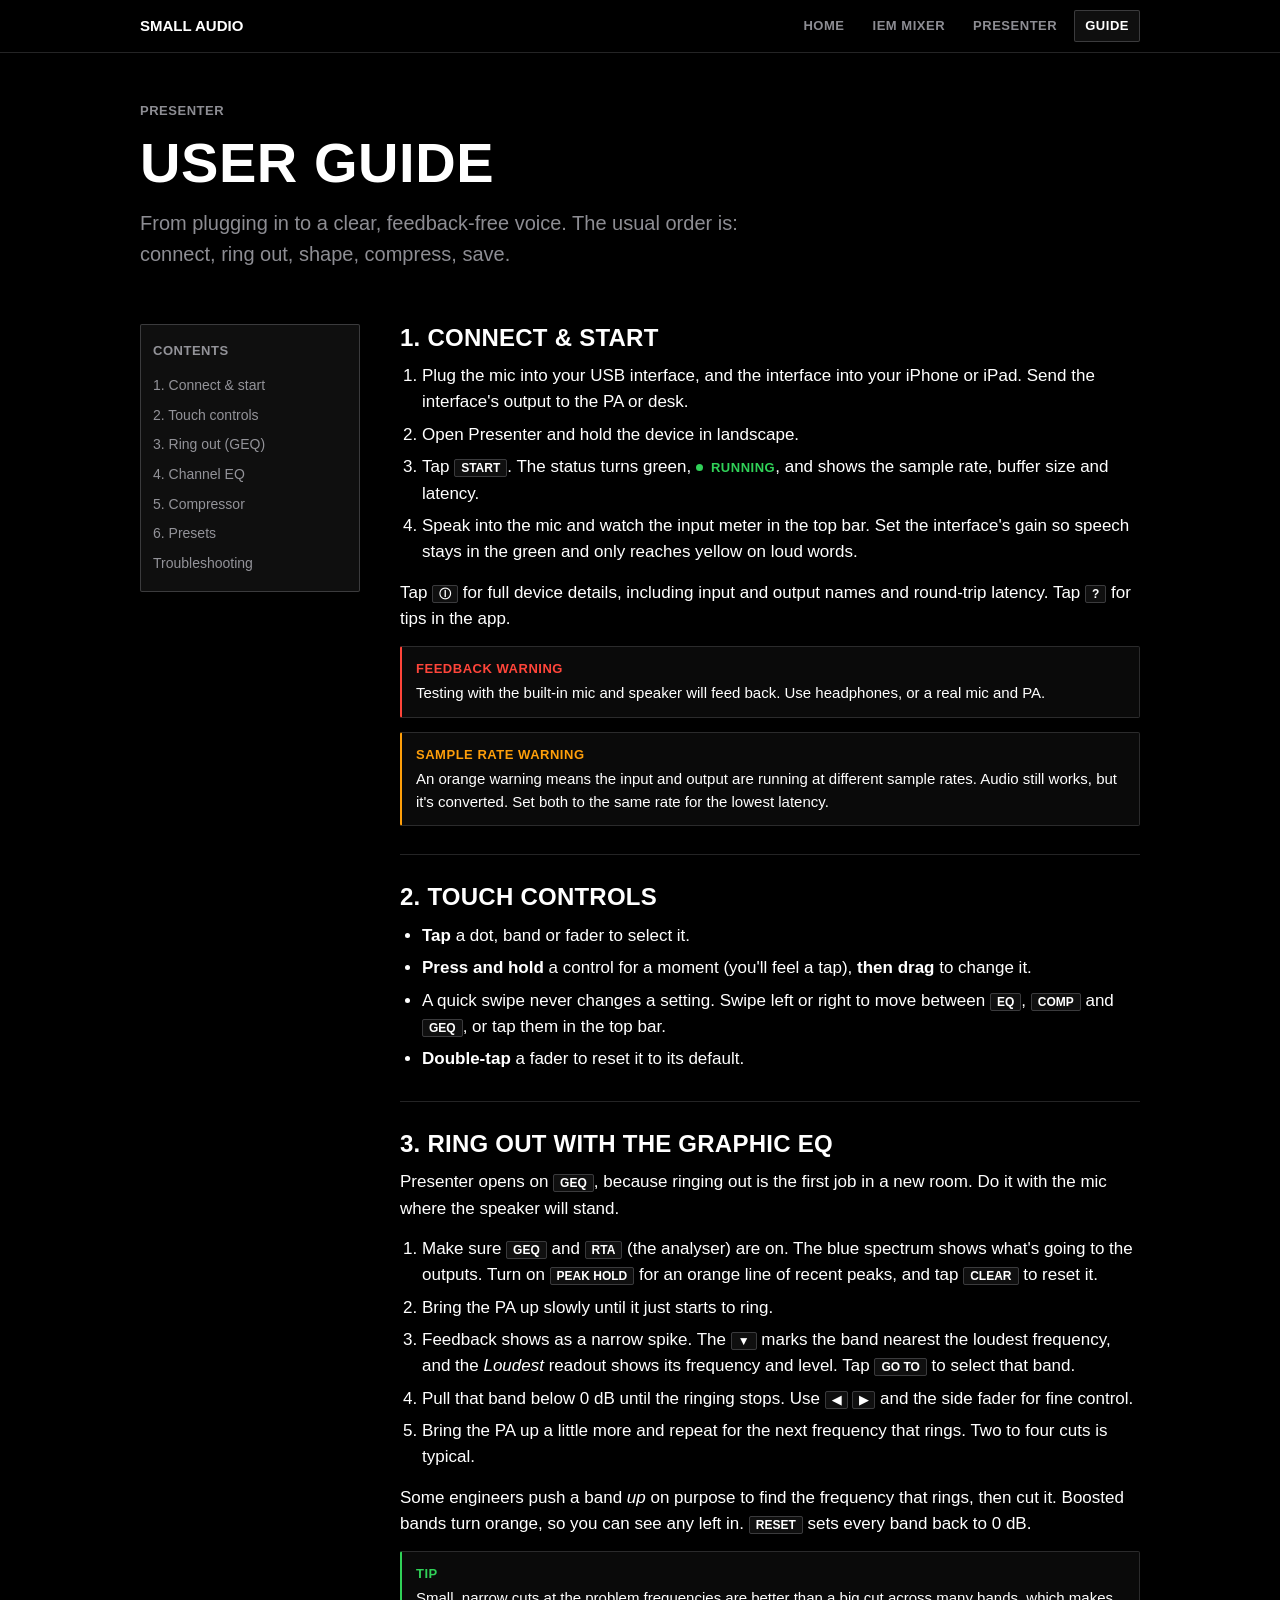
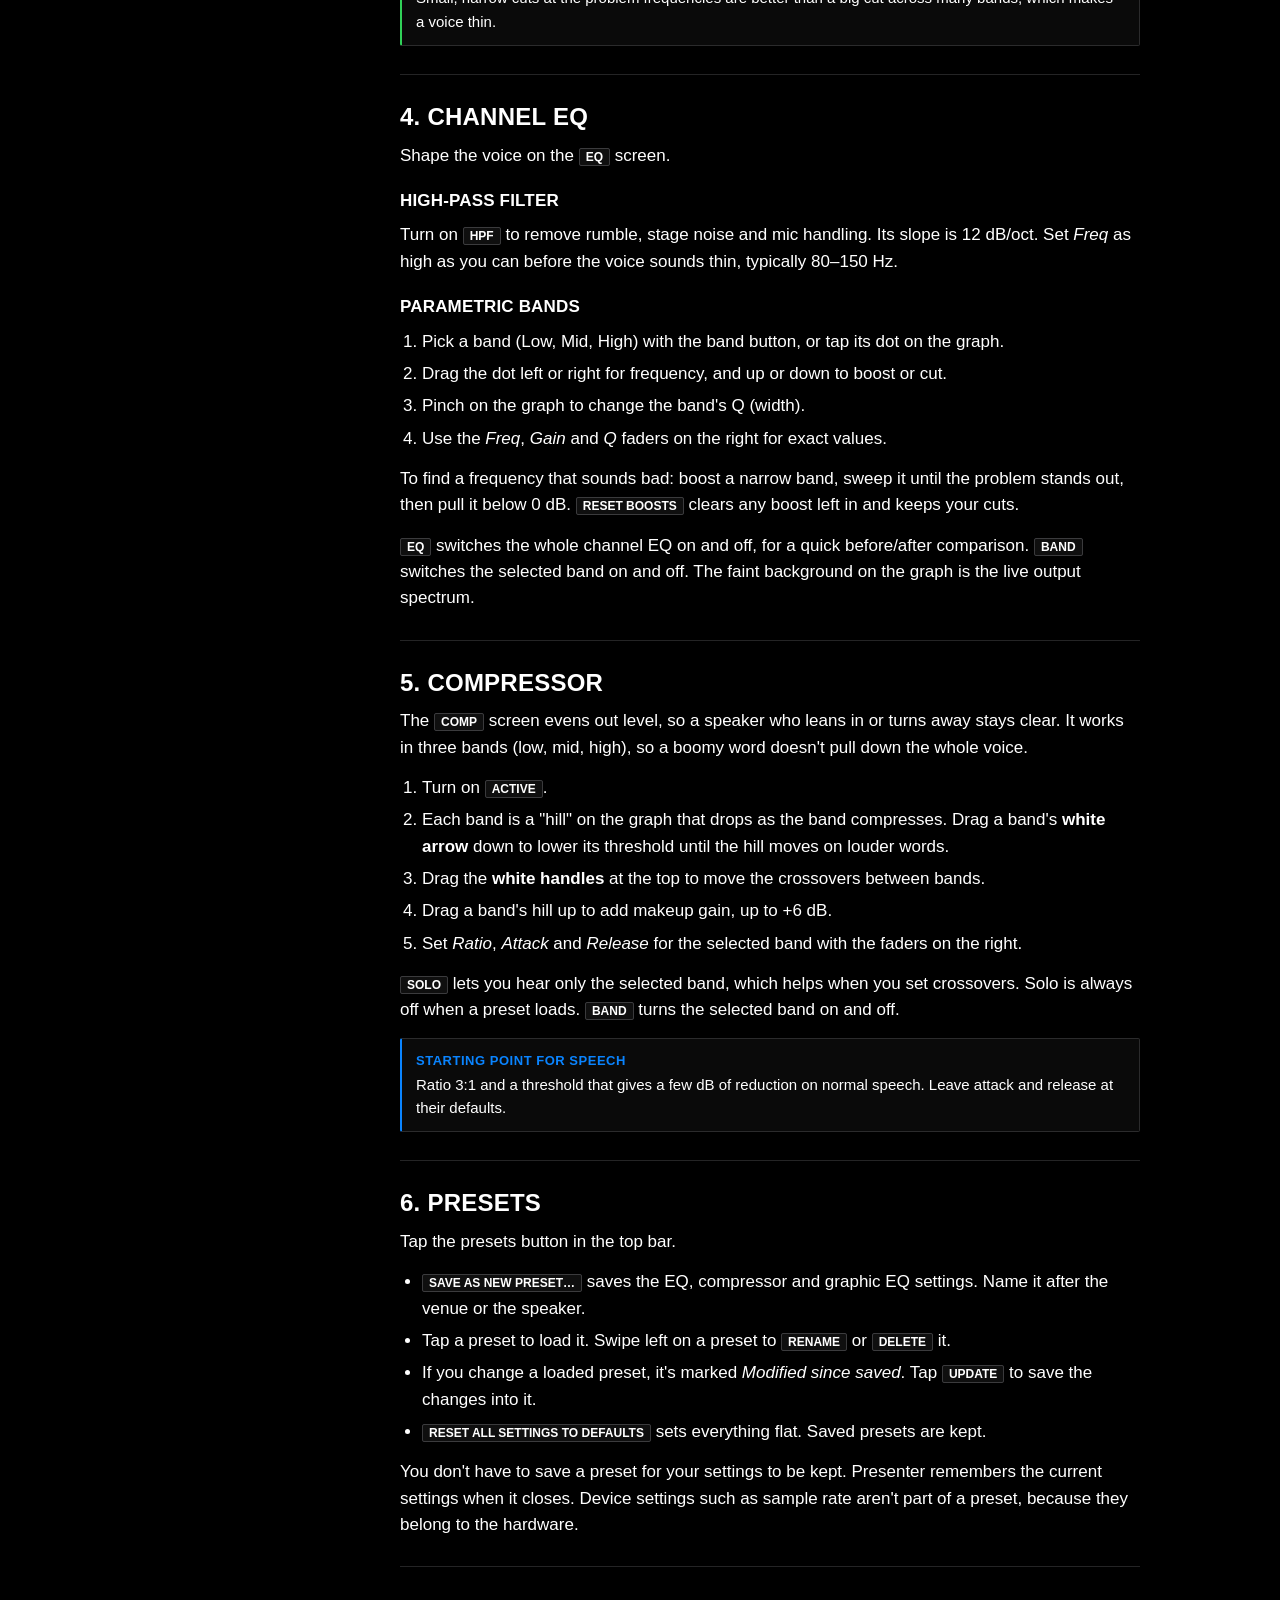
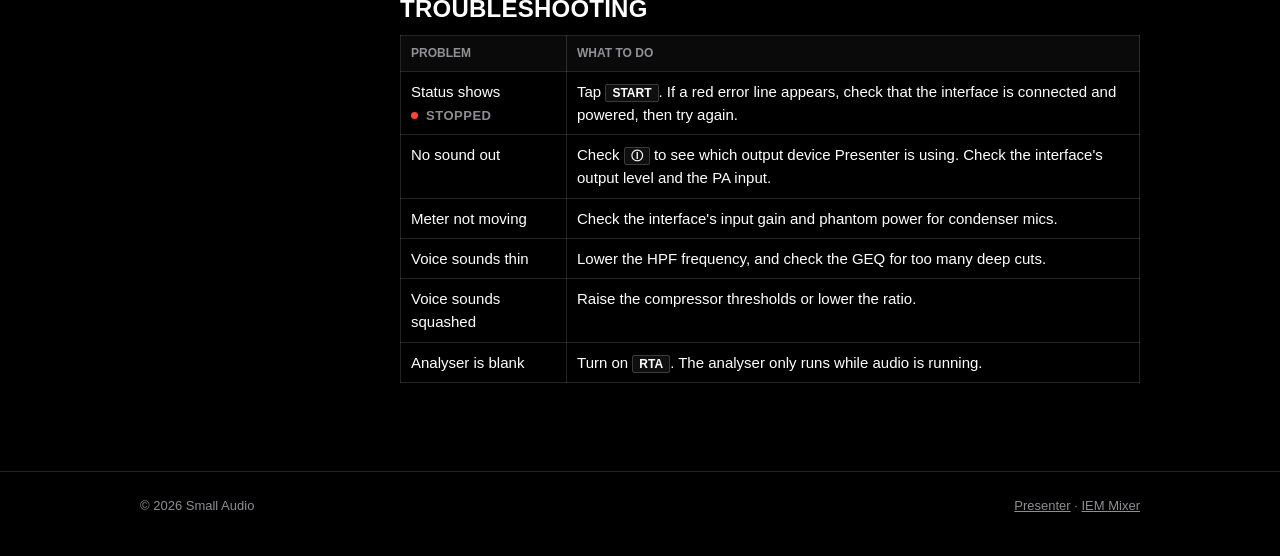
<file: presenter/guide.html>
<!doctype html>
<html lang="en">
<head>
    <meta charset="utf-8">
    <meta name="viewport" content="width=device-width, initial-scale=1">
    <title>Presenter user guide</title>
    <meta name="description" content="How to use Presenter: connecting, ringing out with the graphic EQ, channel EQ, the 3-band compressor and presets.">
    <meta name="theme-color" content="#000000">
    <link rel="stylesheet" href="../assets/style.css">
    <link rel="icon" type="image/png" href="../assets/img/favicon-presenter.png">
    <link rel="apple-touch-icon" href="../assets/img/apple-touch-icon-presenter.png">
</head>
<body>

<header class="site-header">
    <div class="wrap">
        <a class="brand" href="../">Small Audio</a>
        <nav class="nav" aria-label="Main">
            <a href="../">Home</a>
            <a href="../iem-mixer/">IEM Mixer</a>
            <a href="./">Presenter</a>
            <a href="guide.html" aria-current="page">Guide</a>
        </nav>
    </div>
</header>

<main class="wrap">
    <div style="padding-top: 48px">
        <span class="eyebrow label">Presenter</span>
        <h1>User guide</h1>
        <p class="lede">From plugging in to a clear, feedback-free voice. The usual order is: connect, ring out, shape, compress, save.</p>
    </div>

    <div class="guide">
        <nav class="toc" aria-label="Contents">
            <span class="label secondary">Contents</span>
            <ol>
                <li><a href="#connect">1. Connect &amp; start</a></li>
                <li><a href="#touch">2. Touch controls</a></li>
                <li><a href="#ringout">3. Ring out (GEQ)</a></li>
                <li><a href="#eq">4. Channel EQ</a></li>
                <li><a href="#comp">5. Compressor</a></li>
                <li><a href="#presets">6. Presets</a></li>
                <li><a href="#trouble">Troubleshooting</a></li>
            </ol>
        </nav>

        <article>
            <h2 id="connect">1. Connect &amp; start</h2>
            <ol>
                <li>Plug the mic into your USB interface, and the interface into your iPhone or iPad. Send the interface's output to the PA or desk.</li>
                <li>Open Presenter and hold the device in landscape.</li>
                <li>Tap <kbd>Start</kbd>. The status turns green, <span class="status" style="display: inline-flex"><span class="dot green"></span><span class="green">Running</span></span>, and shows the sample rate, buffer size and latency.</li>
                <li>Speak into the mic and watch the input meter in the top bar. Set the interface's gain so speech stays in the green and only reaches yellow on loud words.</li>
            </ol>
            <p>Tap <kbd>ⓘ</kbd> for full device details, including input and output names and round-trip latency. Tap <kbd>?</kbd> for tips in the app.</p>
            <div class="note" data-accent="red">
                <span class="label">Feedback warning</span>
                Testing with the built-in mic and speaker will feed back. Use headphones, or a real mic and PA.
            </div>
            <div class="note" data-accent="orange">
                <span class="label">Sample rate warning</span>
                An orange warning means the input and output are running at different sample rates. Audio still works, but it's converted. Set both to the same rate for the lowest latency.
            </div>

            <h2 id="touch">2. Touch controls</h2>
            <ul>
                <li><strong>Tap</strong> a dot, band or fader to select it.</li>
                <li><strong>Press and hold</strong> a control for a moment (you'll feel a tap), <strong>then drag</strong> to change it.</li>
                <li>A quick swipe never changes a setting. Swipe left or right to move between <kbd>EQ</kbd>, <kbd>Comp</kbd> and <kbd>GEQ</kbd>, or tap them in the top bar.</li>
                <li><strong>Double-tap</strong> a fader to reset it to its default.</li>
            </ul>

            <h2 id="ringout">3. Ring out with the graphic EQ</h2>
            <p>Presenter opens on <kbd>GEQ</kbd>, because ringing out is the first job in a new room. Do it with the mic where the speaker will stand.</p>
            <ol>
                <li>Make sure <kbd>GEQ</kbd> and <kbd>RTA</kbd> (the analyser) are on. The blue spectrum shows what's going to the outputs. Turn on <kbd>Peak hold</kbd> for an orange line of recent peaks, and tap <kbd>Clear</kbd> to reset it.</li>
                <li>Bring the PA up slowly until it just starts to ring.</li>
                <li>Feedback shows as a narrow spike. The <kbd>▼</kbd> marks the band nearest the loudest frequency, and the <em>Loudest</em> readout shows its frequency and level. Tap <kbd>Go to</kbd> to select that band.</li>
                <li>Pull that band below 0 dB until the ringing stops. Use <kbd>◀</kbd> <kbd>▶</kbd> and the side fader for fine control.</li>
                <li>Bring the PA up a little more and repeat for the next frequency that rings. Two to four cuts is typical.</li>
            </ol>
            <p>Some engineers push a band <em>up</em> on purpose to find the frequency that rings, then cut it. Boosted bands turn orange, so you can see any left in. <kbd>Reset</kbd> sets every band back to 0 dB.</p>
            <div class="note" data-accent="green">
                <span class="label">Tip</span>
                Small, narrow cuts at the problem frequencies are better than a big cut across many bands, which makes a voice thin.
            </div>

            <h2 id="eq">4. Channel EQ</h2>
            <p>Shape the voice on the <kbd>EQ</kbd> screen.</p>
            <h3>High-pass filter</h3>
            <p>Turn on <kbd>HPF</kbd> to remove rumble, stage noise and mic handling. Its slope is 12 dB/oct. Set <em>Freq</em> as high as you can before the voice sounds thin, typically 80–150 Hz.</p>
            <h3>Parametric bands</h3>
            <ol>
                <li>Pick a band (Low, Mid, High) with the band button, or tap its dot on the graph.</li>
                <li>Drag the dot left or right for frequency, and up or down to boost or cut.</li>
                <li>Pinch on the graph to change the band's Q (width).</li>
                <li>Use the <em>Freq</em>, <em>Gain</em> and <em>Q</em> faders on the right for exact values.</li>
            </ol>
            <p>To find a frequency that sounds bad: boost a narrow band, sweep it until the problem stands out, then pull it below 0 dB. <kbd>Reset boosts</kbd> clears any boost left in and keeps your cuts.</p>
            <p><kbd>EQ</kbd> switches the whole channel EQ on and off, for a quick before/after comparison. <kbd>Band</kbd> switches the selected band on and off. The faint background on the graph is the live output spectrum.</p>

            <h2 id="comp">5. Compressor</h2>
            <p>The <kbd>Comp</kbd> screen evens out level, so a speaker who leans in or turns away stays clear. It works in three bands (low, mid, high), so a boomy word doesn't pull down the whole voice.</p>
            <ol>
                <li>Turn on <kbd>Active</kbd>.</li>
                <li>Each band is a "hill" on the graph that drops as the band compresses. Drag a band's <strong>white arrow</strong> down to lower its threshold until the hill moves on louder words.</li>
                <li>Drag the <strong>white handles</strong> at the top to move the crossovers between bands.</li>
                <li>Drag a band's hill up to add makeup gain, up to +6 dB.</li>
                <li>Set <em>Ratio</em>, <em>Attack</em> and <em>Release</em> for the selected band with the faders on the right.</li>
            </ol>
            <p><kbd>Solo</kbd> lets you hear only the selected band, which helps when you set crossovers. Solo is always off when a preset loads. <kbd>Band</kbd> turns the selected band on and off.</p>
            <div class="note" data-accent="blue">
                <span class="label">Starting point for speech</span>
                Ratio 3:1 and a threshold that gives a few dB of reduction on normal speech. Leave attack and release at their defaults.
            </div>

            <h2 id="presets">6. Presets</h2>
            <p>Tap the presets button in the top bar.</p>
            <ul>
                <li><kbd>Save as new preset…</kbd> saves the EQ, compressor and graphic EQ settings. Name it after the venue or the speaker.</li>
                <li>Tap a preset to load it. Swipe left on a preset to <kbd>Rename</kbd> or <kbd>Delete</kbd> it.</li>
                <li>If you change a loaded preset, it's marked <em>Modified since saved</em>. Tap <kbd>Update</kbd> to save the changes into it.</li>
                <li><kbd>Reset all settings to defaults</kbd> sets everything flat. Saved presets are kept.</li>
            </ul>
            <p>You don't have to save a preset for your settings to be kept. Presenter remembers the current settings when it closes. Device settings such as sample rate aren't part of a preset, because they belong to the hardware.</p>

            <h2 id="trouble">Troubleshooting</h2>
            <table>
                <tr><th>Problem</th><th>What to do</th></tr>
                <tr><td>Status shows <span class="status" style="display: inline-flex"><span class="dot red"></span>Stopped</span></td><td>Tap <kbd>Start</kbd>. If a red error line appears, check that the interface is connected and powered, then try again.</td></tr>
                <tr><td>No sound out</td><td>Check <kbd>ⓘ</kbd> to see which output device Presenter is using. Check the interface's output level and the PA input.</td></tr>
                <tr><td>Meter not moving</td><td>Check the interface's input gain and phantom power for condenser mics.</td></tr>
                <tr><td>Voice sounds thin</td><td>Lower the HPF frequency, and check the GEQ for too many deep cuts.</td></tr>
                <tr><td>Voice sounds squashed</td><td>Raise the compressor thresholds or lower the ratio.</td></tr>
                <tr><td>Analyser is blank</td><td>Turn on <kbd>RTA</kbd>. The analyser only runs while audio is running.</td></tr>
            </table>
        </article>
    </div>
</main>

<footer class="site-footer">
    <div class="wrap">
        <span>© 2026 Small Audio</span>
        <span><a href="./">Presenter</a> · <a href="../iem-mixer/">IEM Mixer</a></span>
    </div>
</footer>

</body>
</html>
</file>
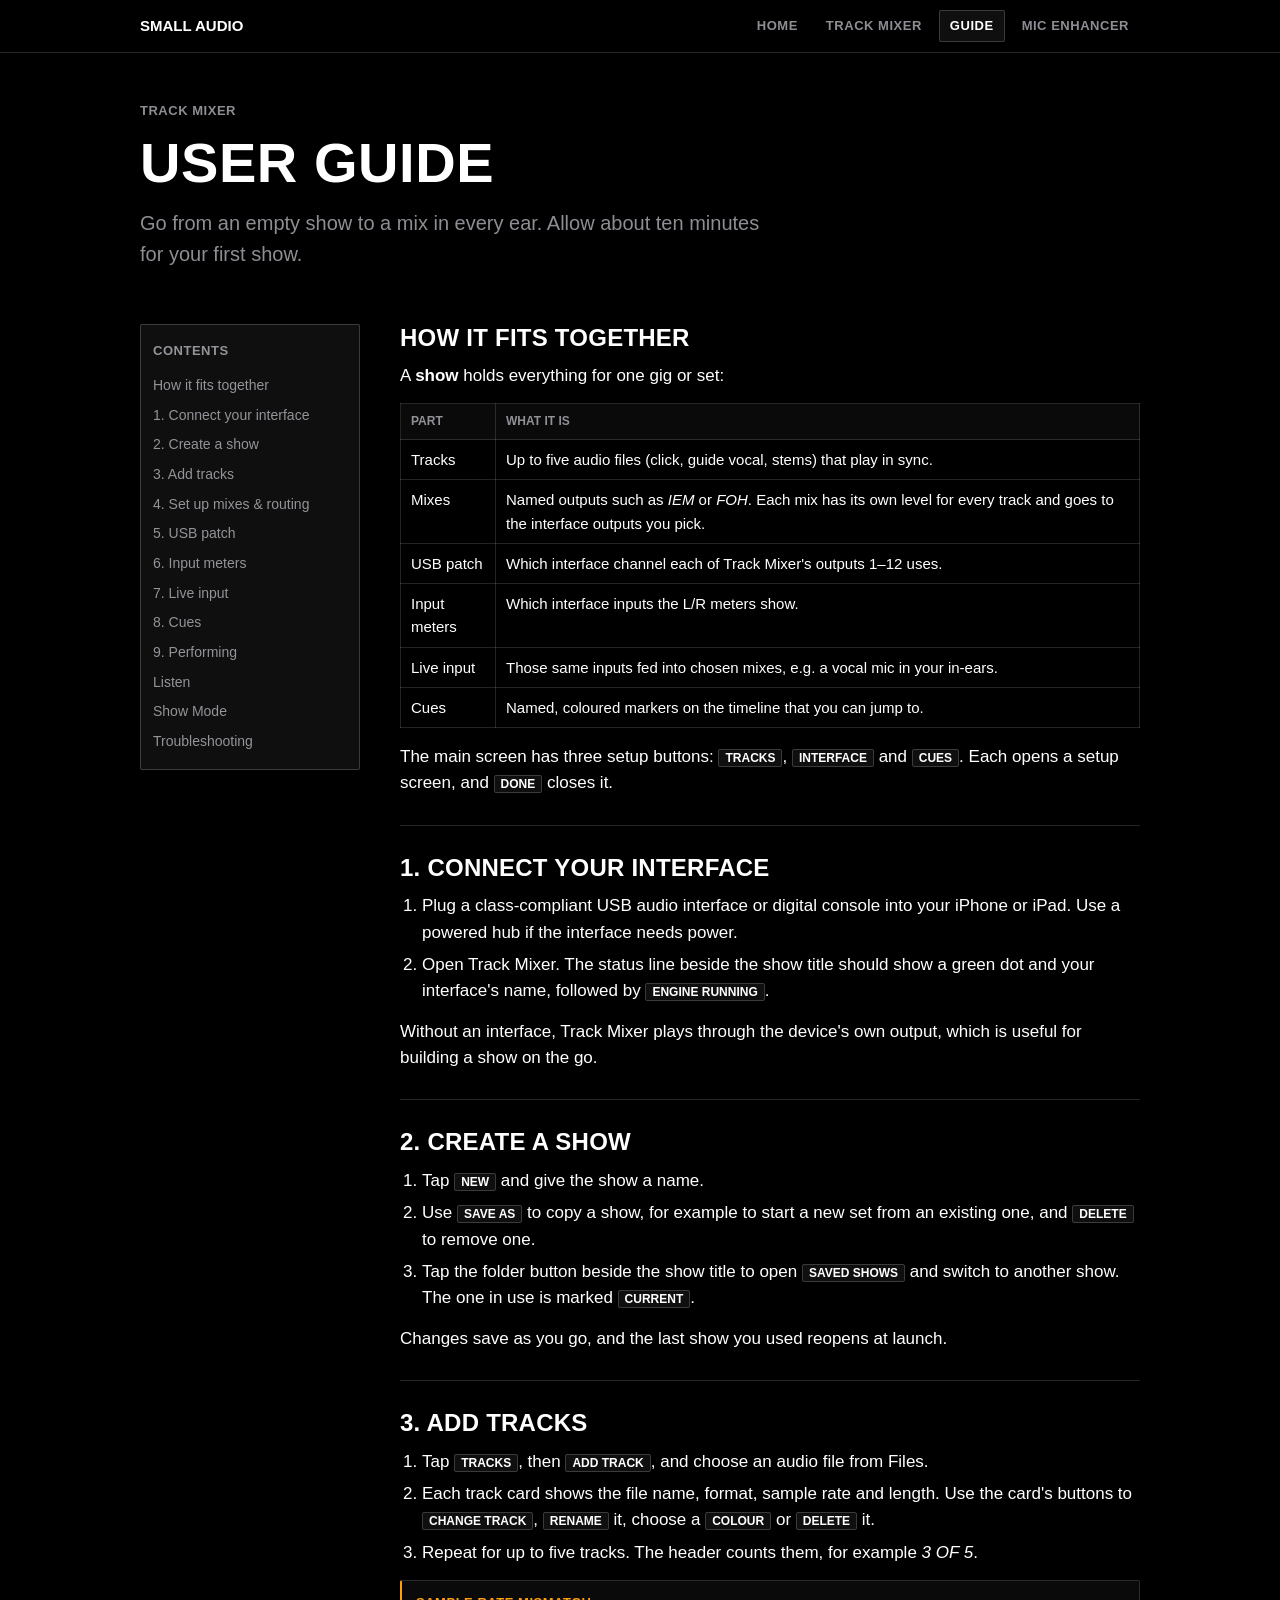
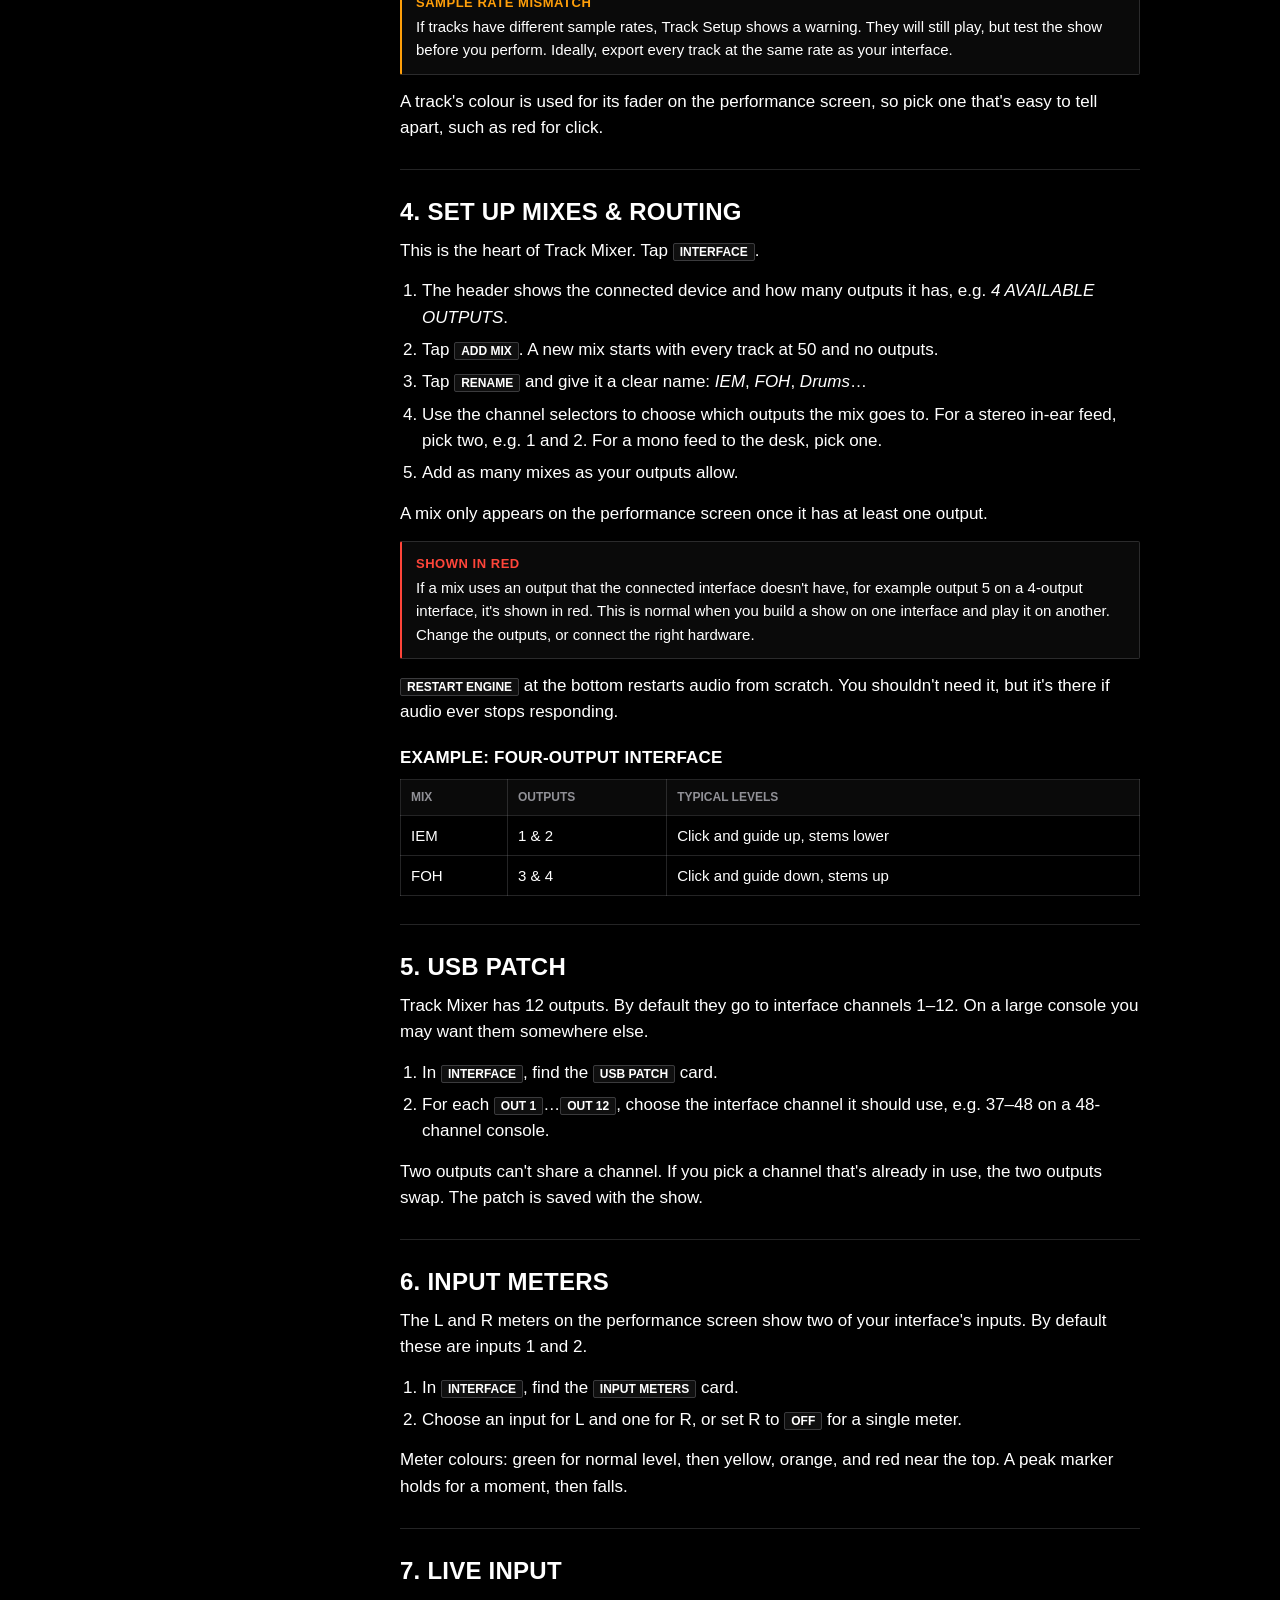
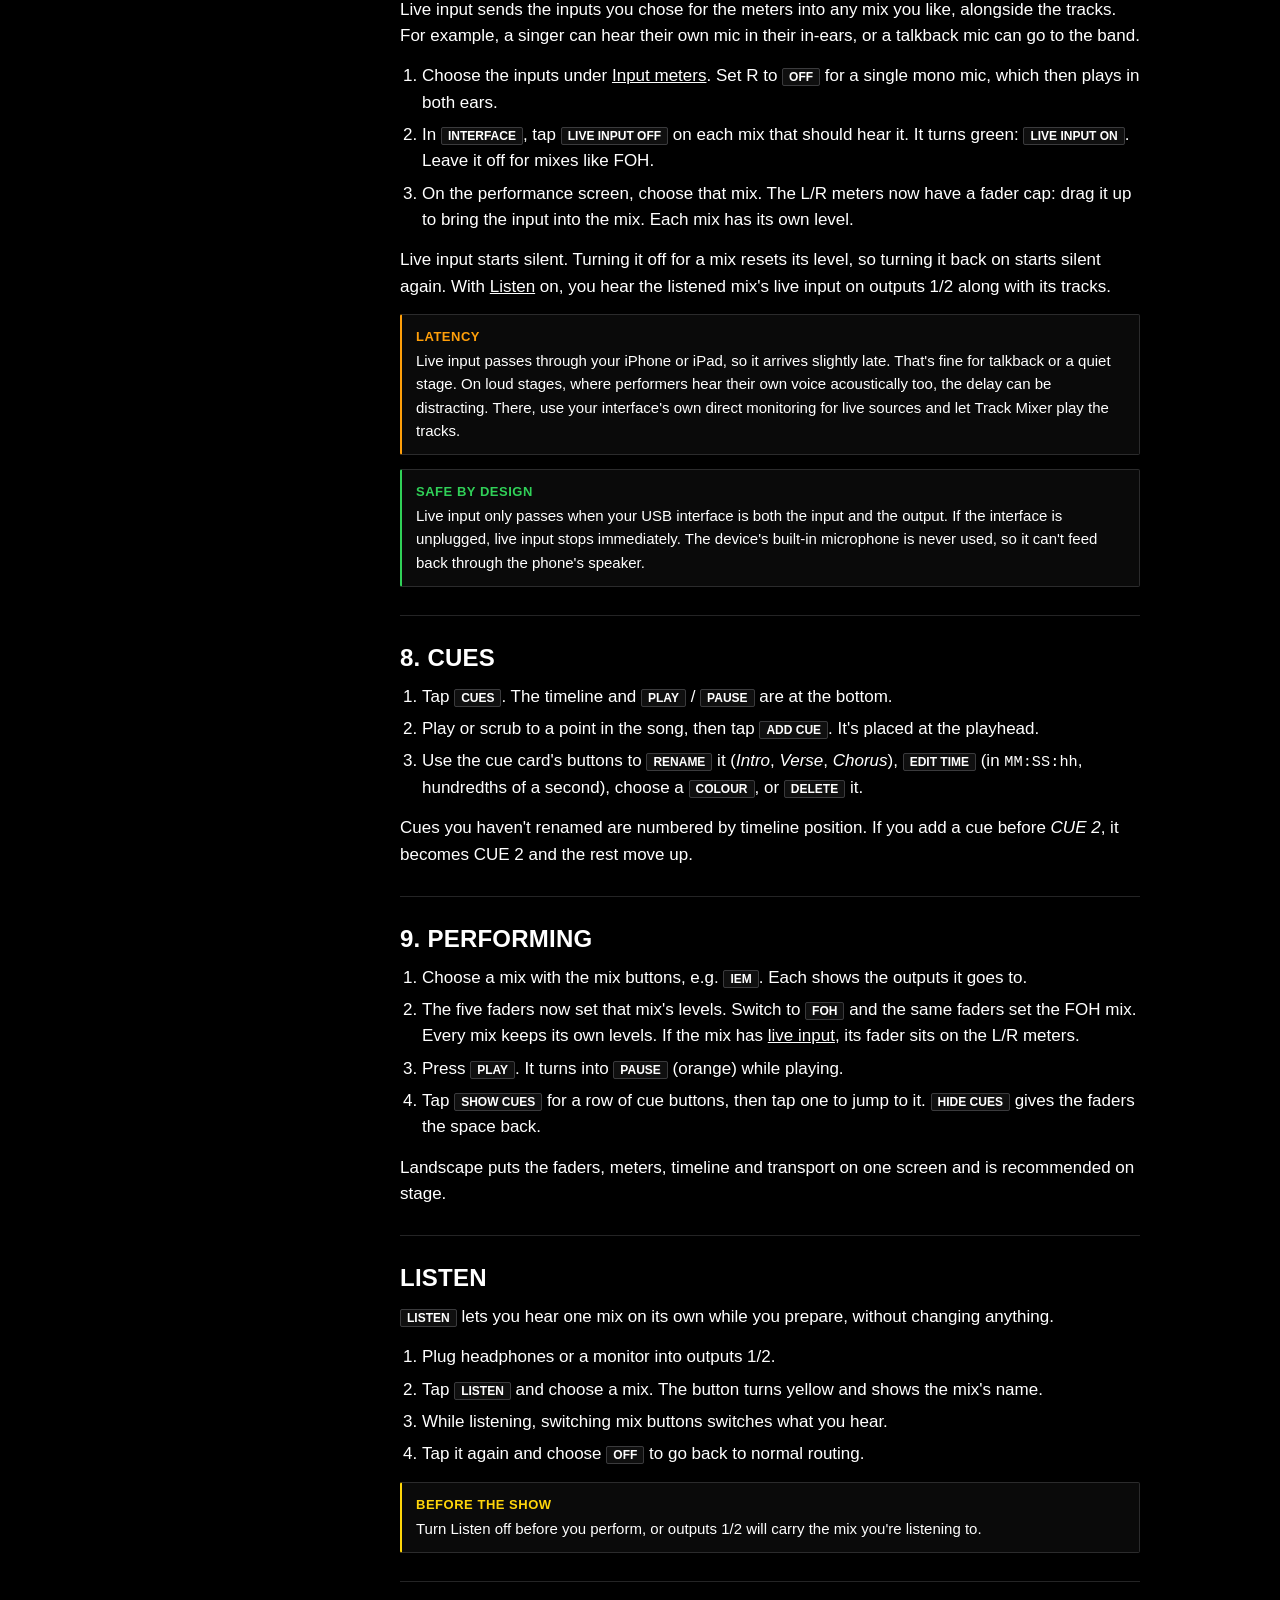
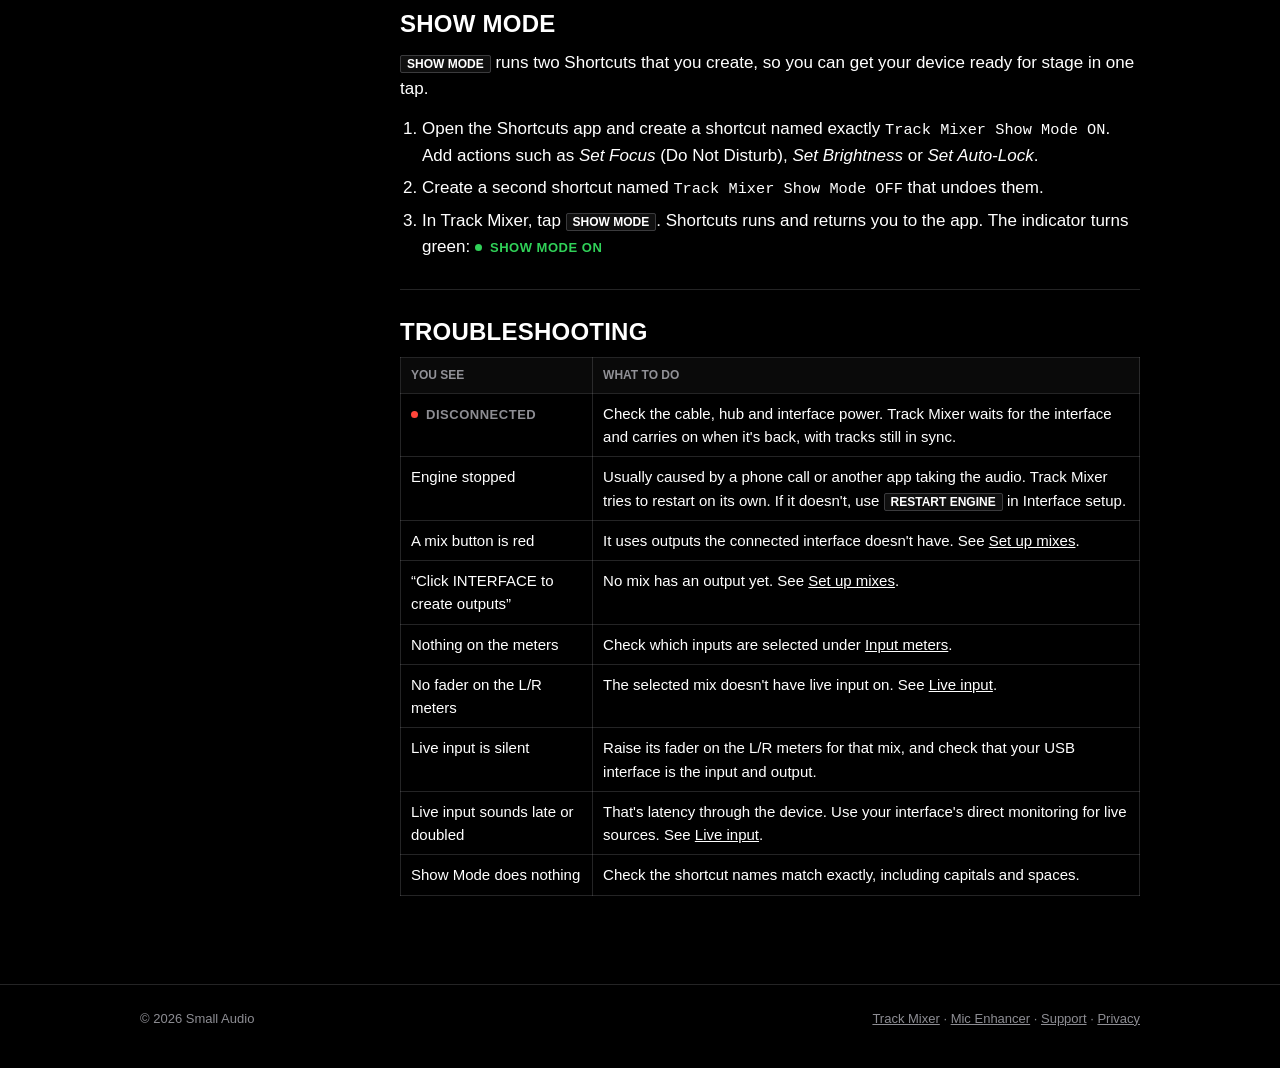
<file: track-mixer/guide.html>
<!doctype html>
<html lang="en">
<head>
    <meta charset="utf-8">
    <meta name="viewport" content="width=device-width, initial-scale=1">
    <title>Track Mixer user guide</title>
    <meta name="description" content="How to set up a show in Track Mixer: tracks, mixes and interface routing, the USB patch, input meters, cues, Listen and Show Mode.">
    <meta name="theme-color" content="#000000">
    <link rel="stylesheet" href="../assets/style.css">
    <link rel="icon" type="image/png" href="../assets/img/favicon-track-mixer.png">
    <link rel="apple-touch-icon" href="../assets/img/apple-touch-icon-track-mixer.png">
</head>
<body>

<header class="site-header">
    <div class="wrap">
        <a class="brand" href="../">Small Audio</a>
        <nav class="nav" aria-label="Main">
            <a href="../">Home</a>
            <a href="./">Track Mixer</a>
            <a href="guide.html" aria-current="page">Guide</a>
            <a href="../mic-enhancer/">Mic Enhancer</a>
        </nav>
    </div>
</header>

<main class="wrap">
    <div style="padding-top: 48px">
        <span class="eyebrow label">Track Mixer</span>
        <h1>User guide</h1>
        <p class="lede">Go from an empty show to a mix in every ear. Allow about ten minutes for your first show.</p>
    </div>

    <div class="guide">
        <nav class="toc" aria-label="Contents">
            <span class="label secondary">Contents</span>
            <ol>
                <li><a href="#overview">How it fits together</a></li>
                <li><a href="#connect">1. Connect your interface</a></li>
                <li><a href="#show">2. Create a show</a></li>
                <li><a href="#tracks">3. Add tracks</a></li>
                <li><a href="#interface">4. Set up mixes &amp; routing</a></li>
                <li><a href="#patch">5. USB patch</a></li>
                <li><a href="#meters">6. Input meters</a></li>
                <li><a href="#liveinput">7. Live input</a></li>
                <li><a href="#cues">8. Cues</a></li>
                <li><a href="#perform">9. Performing</a></li>
                <li><a href="#listen">Listen</a></li>
                <li><a href="#showmode">Show Mode</a></li>
                <li><a href="#trouble">Troubleshooting</a></li>
            </ol>
        </nav>

        <article>
            <h2 id="overview">How it fits together</h2>
            <p>A <strong>show</strong> holds everything for one gig or set:</p>
            <table>
                <tr><th>Part</th><th>What it is</th></tr>
                <tr><td>Tracks</td><td>Up to five audio files (click, guide vocal, stems) that play in sync.</td></tr>
                <tr><td>Mixes</td><td>Named outputs such as <em>IEM</em> or <em>FOH</em>. Each mix has its own level for every track and goes to the interface outputs you pick.</td></tr>
                <tr><td>USB patch</td><td>Which interface channel each of Track Mixer's outputs 1–12 uses.</td></tr>
                <tr><td>Input meters</td><td>Which interface inputs the L/R meters show.</td></tr>
                <tr><td>Live input</td><td>Those same inputs fed into chosen mixes, e.g. a vocal mic in your in-ears.</td></tr>
                <tr><td>Cues</td><td>Named, coloured markers on the timeline that you can jump to.</td></tr>
            </table>
            <p>The main screen has three setup buttons: <kbd>Tracks</kbd>, <kbd>Interface</kbd> and <kbd>Cues</kbd>. Each opens a setup screen, and <kbd>Done</kbd> closes it.</p>

            <h2 id="connect">1. Connect your interface</h2>
            <ol>
                <li>Plug a class-compliant USB audio interface or digital console into your iPhone or iPad. Use a powered hub if the interface needs power.</li>
                <li>Open Track Mixer. The status line beside the show title should show a green dot and your interface's name, followed by <kbd>Engine running</kbd>.</li>
            </ol>
            <p>Without an interface, Track Mixer plays through the device's own output, which is useful for building a show on the go.</p>

            <h2 id="show">2. Create a show</h2>
            <ol>
                <li>Tap <kbd>New</kbd> and give the show a name.</li>
                <li>Use <kbd>Save As</kbd> to copy a show, for example to start a new set from an existing one, and <kbd>Delete</kbd> to remove one.</li>
                <li>Tap the folder button beside the show title to open <kbd>Saved shows</kbd> and switch to another show. The one in use is marked <kbd>Current</kbd>.</li>
            </ol>
            <p>Changes save as you go, and the last show you used reopens at launch.</p>

            <h2 id="tracks">3. Add tracks</h2>
            <ol>
                <li>Tap <kbd>Tracks</kbd>, then <kbd>Add track</kbd>, and choose an audio file from Files.</li>
                <li>Each track card shows the file name, format, sample rate and length. Use the card's buttons to <kbd>Change track</kbd>, <kbd>Rename</kbd> it, choose a <kbd>Colour</kbd> or <kbd>Delete</kbd> it.</li>
                <li>Repeat for up to five tracks. The header counts them, for example <em>3 OF 5</em>.</li>
            </ol>
            <div class="note" data-accent="orange">
                <span class="label">Sample rate mismatch</span>
                If tracks have different sample rates, Track Setup shows a warning. They will still play, but test the show before you perform. Ideally, export every track at the same rate as your interface.
            </div>
            <p>A track's colour is used for its fader on the performance screen, so pick one that's easy to tell apart, such as red for click.</p>

            <h2 id="interface">4. Set up mixes &amp; routing</h2>
            <p>This is the heart of Track Mixer. Tap <kbd>Interface</kbd>.</p>
            <ol>
                <li>The header shows the connected device and how many outputs it has, e.g. <em>4 AVAILABLE OUTPUTS</em>.</li>
                <li>Tap <kbd>Add mix</kbd>. A new mix starts with every track at 50 and no outputs.</li>
                <li>Tap <kbd>Rename</kbd> and give it a clear name: <em>IEM</em>, <em>FOH</em>, <em>Drums</em>…</li>
                <li>Use the channel selectors to choose which outputs the mix goes to. For a stereo in-ear feed, pick two, e.g. 1 and 2. For a mono feed to the desk, pick one.</li>
                <li>Add as many mixes as your outputs allow.</li>
            </ol>
            <p>A mix only appears on the performance screen once it has at least one output.</p>
            <div class="note" data-accent="red">
                <span class="label">Shown in red</span>
                If a mix uses an output that the connected interface doesn't have, for example output 5 on a 4-output interface, it's shown in red. This is normal when you build a show on one interface and play it on another. Change the outputs, or connect the right hardware.
            </div>
            <p><kbd>Restart engine</kbd> at the bottom restarts audio from scratch. You shouldn't need it, but it's there if audio ever stops responding.</p>

            <h3>Example: four-output interface</h3>
            <table>
                <tr><th>Mix</th><th>Outputs</th><th>Typical levels</th></tr>
                <tr><td>IEM</td><td>1 &amp; 2</td><td>Click and guide up, stems lower</td></tr>
                <tr><td>FOH</td><td>3 &amp; 4</td><td>Click and guide down, stems up</td></tr>
            </table>

            <h2 id="patch">5. USB patch</h2>
            <p>Track Mixer has 12 outputs. By default they go to interface channels 1–12. On a large console you may want them somewhere else.</p>
            <ol>
                <li>In <kbd>Interface</kbd>, find the <kbd>USB patch</kbd> card.</li>
                <li>For each <kbd>Out 1</kbd>…<kbd>Out 12</kbd>, choose the interface channel it should use, e.g. 37–48 on a 48-channel console.</li>
            </ol>
            <p>Two outputs can't share a channel. If you pick a channel that's already in use, the two outputs swap. The patch is saved with the show.</p>

            <h2 id="meters">6. Input meters</h2>
            <p>The L and R meters on the performance screen show two of your interface's inputs. By default these are inputs 1 and 2.</p>
            <ol>
                <li>In <kbd>Interface</kbd>, find the <kbd>Input meters</kbd> card.</li>
                <li>Choose an input for L and one for R, or set R to <kbd>Off</kbd> for a single meter.</li>
            </ol>
            <p>Meter colours: green for normal level, then yellow, orange, and red near the top. A peak marker holds for a moment, then falls.</p>

            <h2 id="liveinput">7. Live input</h2>
            <p>Live input sends the inputs you chose for the meters into any mix you like, alongside the tracks. For example, a singer can hear their own mic in their in-ears, or a talkback mic can go to the band.</p>
            <ol>
                <li>Choose the inputs under <a href="#meters">Input meters</a>. Set R to <kbd>Off</kbd> for a single mono mic, which then plays in both ears.</li>
                <li>In <kbd>Interface</kbd>, tap <kbd>Live input off</kbd> on each mix that should hear it. It turns green: <kbd>Live input on</kbd>. Leave it off for mixes like FOH.</li>
                <li>On the performance screen, choose that mix. The L/R meters now have a fader cap: drag it up to bring the input into the mix. Each mix has its own level.</li>
            </ol>
            <p>Live input starts silent. Turning it off for a mix resets its level, so turning it back on starts silent again. With <a href="#listen">Listen</a> on, you hear the listened mix's live input on outputs 1/2 along with its tracks.</p>
            <div class="note" data-accent="orange">
                <span class="label">Latency</span>
                Live input passes through your iPhone or iPad, so it arrives slightly late. That's fine for talkback or a quiet stage. On loud stages, where performers hear their own voice acoustically too, the delay can be distracting. There, use your interface's own direct monitoring for live sources and let Track Mixer play the tracks.
            </div>
            <div class="note" data-accent="green">
                <span class="label">Safe by design</span>
                Live input only passes when your USB interface is both the input and the output. If the interface is unplugged, live input stops immediately. The device's built-in microphone is never used, so it can't feed back through the phone's speaker.
            </div>

            <h2 id="cues">8. Cues</h2>
            <ol>
                <li>Tap <kbd>Cues</kbd>. The timeline and <kbd>Play</kbd> / <kbd>Pause</kbd> are at the bottom.</li>
                <li>Play or scrub to a point in the song, then tap <kbd>Add cue</kbd>. It's placed at the playhead.</li>
                <li>Use the cue card's buttons to <kbd>Rename</kbd> it (<em>Intro</em>, <em>Verse</em>, <em>Chorus</em>), <kbd>Edit time</kbd> (in <code>MM:SS:hh</code>, hundredths of a second), choose a <kbd>Colour</kbd>, or <kbd>Delete</kbd> it.</li>
            </ol>
            <p>Cues you haven't renamed are numbered by timeline position. If you add a cue before <em>CUE 2</em>, it becomes CUE 2 and the rest move up.</p>

            <h2 id="perform">9. Performing</h2>
            <ol>
                <li>Choose a mix with the mix buttons, e.g. <kbd>IEM</kbd>. Each shows the outputs it goes to.</li>
                <li>The five faders now set that mix's levels. Switch to <kbd>FOH</kbd> and the same faders set the FOH mix. Every mix keeps its own levels. If the mix has <a href="#liveinput">live input</a>, its fader sits on the L/R meters.</li>
                <li>Press <kbd>Play</kbd>. It turns into <kbd>Pause</kbd> (orange) while playing.</li>
                <li>Tap <kbd>Show cues</kbd> for a row of cue buttons, then tap one to jump to it. <kbd>Hide cues</kbd> gives the faders the space back.</li>
            </ol>
            <p>Landscape puts the faders, meters, timeline and transport on one screen and is recommended on stage.</p>

            <h2 id="listen">Listen</h2>
            <p><kbd>Listen</kbd> lets you hear one mix on its own while you prepare, without changing anything.</p>
            <ol>
                <li>Plug headphones or a monitor into outputs 1/2.</li>
                <li>Tap <kbd>Listen</kbd> and choose a mix. The button turns yellow and shows the mix's name.</li>
                <li>While listening, switching mix buttons switches what you hear.</li>
                <li>Tap it again and choose <kbd>Off</kbd> to go back to normal routing.</li>
            </ol>
            <div class="note" data-accent="yellow">
                <span class="label">Before the show</span>
                Turn Listen off before you perform, or outputs 1/2 will carry the mix you're listening to.
            </div>

            <h2 id="showmode">Show Mode</h2>
            <p><kbd>Show mode</kbd> runs two Shortcuts that you create, so you can get your device ready for stage in one tap.</p>
            <ol>
                <li>Open the Shortcuts app and create a shortcut named exactly <code>Track Mixer Show Mode ON</code>. Add actions such as <em>Set Focus</em> (Do Not Disturb), <em>Set Brightness</em> or <em>Set Auto-Lock</em>.</li>
                <li>Create a second shortcut named <code>Track Mixer Show Mode OFF</code> that undoes them.</li>
                <li>In Track Mixer, tap <kbd>Show mode</kbd>. Shortcuts runs and returns you to the app. The indicator turns green: <span class="status" style="display: inline-flex"><span class="dot green"></span><span class="green">Show mode on</span></span></li>
            </ol>

            <h2 id="trouble">Troubleshooting</h2>
            <table>
                <tr><th>You see</th><th>What to do</th></tr>
                <tr><td><span class="status" style="display: inline-flex"><span class="dot red"></span>Disconnected</span></td><td>Check the cable, hub and interface power. Track Mixer waits for the interface and carries on when it's back, with tracks still in sync.</td></tr>
                <tr><td>Engine stopped</td><td>Usually caused by a phone call or another app taking the audio. Track Mixer tries to restart on its own. If it doesn't, use <kbd>Restart engine</kbd> in Interface setup.</td></tr>
                <tr><td>A mix button is red</td><td>It uses outputs the connected interface doesn't have. See <a href="#interface">Set up mixes</a>.</td></tr>
                <tr><td>“Click INTERFACE to create outputs”</td><td>No mix has an output yet. See <a href="#interface">Set up mixes</a>.</td></tr>
                <tr><td>Nothing on the meters</td><td>Check which inputs are selected under <a href="#meters">Input meters</a>.</td></tr>
                <tr><td>No fader on the L/R meters</td><td>The selected mix doesn't have live input on. See <a href="#liveinput">Live input</a>.</td></tr>
                <tr><td>Live input is silent</td><td>Raise its fader on the L/R meters for that mix, and check that your USB interface is the input and output.</td></tr>
                <tr><td>Live input sounds late or doubled</td><td>That's latency through the device. Use your interface's direct monitoring for live sources. See <a href="#liveinput">Live input</a>.</td></tr>
                <tr><td>Show Mode does nothing</td><td>Check the shortcut names match exactly, including capitals and spaces.</td></tr>
            </table>
        </article>
    </div>
</main>

<footer class="site-footer">
    <div class="wrap">
        <span>© 2026 Small Audio</span>
        <span><a href="./">Track Mixer</a> · <a href="../mic-enhancer/">Mic Enhancer</a> · <a href="../support/">Support</a> · <a href="../privacy/">Privacy</a></span>
    </div>
</footer>

</body>
</html>
</file>
<file: assets/style.css>
/*
  Small Audio website: Track Mixer and Mic Enhancer.
  Follows the apps' design guide (IEM Mixer/Design/DESIGN.md):
  black, flat, tight, 2 px corners, uppercase semibold labels,
  colour only for meaning, neon glow only where something is "lit".
*/

:root {
    --bg: #000;
    --panel: rgba(255, 255, 255, 0.06);
    --subtle: rgba(255, 255, 255, 0.04);
    --outline: rgba(142, 142, 147, 0.35);
    --outline-faint: rgba(142, 142, 147, 0.25);
    --text: #fff;
    --secondary: rgba(235, 235, 245, 0.6);

    /* iOS dark-mode system colours */
    --red: #ff453a;
    --orange: #ff9f0a;
    --yellow: #ffd60a;
    --green: #30d158;
    --blue: #0a84ff;
    --purple: #bf5af2;

    --radius: 2px;
    --font: -apple-system, BlinkMacSystemFont, "SF Pro Text", "Helvetica Neue", Arial, sans-serif;
    --mono: ui-monospace, "SF Mono", Menlo, monospace;
}

* { box-sizing: border-box; }

html { color-scheme: dark; }

body {
    margin: 0;
    background: var(--bg);
    color: var(--text);
    font-family: var(--font);
    font-size: 17px;
    line-height: 1.55;
    -webkit-font-smoothing: antialiased;
}

a { color: inherit; }
img { max-width: 100%; display: block; }

.wrap {
    max-width: 1040px;
    margin: 0 auto;
    padding: 0 20px;
}

/* ---------- Labels & type ---------- */

.label,
.nav a,
.button,
.status {
    font-size: 13px;
    font-weight: 600;
    text-transform: uppercase;
    letter-spacing: 0.04em;
}

h1, h2, h3 {
    text-transform: uppercase;
    font-weight: 700;
    line-height: 1.15;
    letter-spacing: 0.01em;
    margin: 0 0 12px;
}

h1 { font-size: clamp(34px, 6vw, 56px); }
h2 { font-size: 30px; margin-top: 8px; }
h3 { font-size: 17px; }

p { margin: 0 0 14px; }

.secondary { color: var(--secondary); }

.lede {
    font-size: 20px;
    color: var(--secondary);
    max-width: 640px;
}

code, kbd, .mono {
    font-family: var(--mono);
    font-size: 0.9em;
}

kbd {
    padding: 1px 6px;
    border: 1px solid var(--outline);
    border-radius: var(--radius);
    background: var(--panel);
    text-transform: uppercase;
    font-family: var(--font);
    font-weight: 600;
    font-size: 12px;
    white-space: nowrap;
}

/* ---------- Header ---------- */

.site-header {
    border-bottom: 1px solid var(--outline-faint);
    position: sticky;
    top: 0;
    background: rgba(0, 0, 0, 0.88);
    backdrop-filter: blur(10px);
    -webkit-backdrop-filter: blur(10px);
    z-index: 10;
}

.site-header .wrap {
    display: flex;
    align-items: center;
    gap: 16px;
    height: 52px;
}

.brand {
    font-weight: 700;
    text-transform: uppercase;
    text-decoration: none;
    font-size: 15px;
    margin-right: auto;
}

.nav {
    display: flex;
    gap: 6px;
    flex-wrap: wrap;
}

.nav a {
    text-decoration: none;
    color: var(--secondary);
    padding: 5px 10px;
    border: 1px solid transparent;
    border-radius: var(--radius);
}

.nav a:hover { color: var(--text); border-color: var(--outline); }

.nav a[aria-current="page"] {
    color: var(--text);
    background: var(--panel);
    border-color: var(--outline);
}

/* ---------- Buttons ---------- */

.buttons {
    display: flex;
    gap: 8px;
    flex-wrap: wrap;
    margin: 24px 0 0;
}

.button {
    display: inline-flex;
    align-items: center;
    justify-content: center;
    min-height: 36px;
    padding: 0 16px;
    text-decoration: none;
    color: var(--secondary);
    background: var(--panel);
    border: 1px solid var(--outline);
    border-radius: var(--radius);
}

.button:hover { color: var(--text); }

/* State button, "on": black text on a solid colour. */
.button.on {
    color: #000;
    border-color: transparent;
}
.button.on.green { background: var(--green); }
.button.on.yellow { background: var(--yellow); }

/* Control button: text and outline in its own colour. */
.button.green:not(.on) { color: var(--green); border-color: rgba(48, 209, 88, 0.45); }
.button.yellow:not(.on) { color: var(--yellow); border-color: rgba(255, 214, 10, 0.45); }

/* ---------- Sections ---------- */

section { padding: 56px 0; }
section + section { border-top: 1px solid var(--outline-faint); }

.hero { padding: 64px 0 56px; }

.hero-grid {
    display: grid;
    grid-template-columns: 1.2fr 1fr;
    gap: 40px;
    align-items: center;
}

@media (max-width: 800px) {
    .hero-grid { grid-template-columns: 1fr; }
}

.eyebrow {
    color: var(--secondary);
    margin-bottom: 10px;
    display: block;
}

/* ---------- Status line ---------- */

.status {
    display: flex;
    align-items: baseline;
    gap: 8px;
    flex-wrap: wrap;
    color: var(--secondary);
}

.dot {
    width: 7px;
    height: 7px;
    border-radius: 50%;
    display: inline-block;
    transform: translateY(-1px);
}
.dot.green { background: var(--green); }
.dot.red { background: var(--red); }
.status .green { color: var(--green); }

/* Readouts like "48 kHz · 144 frames" keep their case, as in the app. */
.status .mono {
    text-transform: none;
    letter-spacing: 0;
}

/* ---------- Cards ---------- */

.grid {
    display: grid;
    grid-template-columns: repeat(auto-fill, minmax(280px, 1fr));
    gap: 8px;
}

.grid.two { grid-template-columns: repeat(auto-fill, minmax(420px, 1fr)); }

@media (max-width: 500px) {
    .grid.two { grid-template-columns: 1fr; }
}

.card {
    padding: 16px;
    background: var(--panel);
    border: 1px solid var(--outline);
    border-radius: var(--radius);
}

.card h3 { margin-bottom: 6px; }
.card p { color: var(--secondary); font-size: 15px; margin: 0; }
.card p + p { margin-top: 10px; }

/* Thin accent line along the top of a card, like the fader cap's line. */
.card[data-accent] { border-top: 2px solid var(--accent); }
[data-accent="red"] { --accent: var(--red); }
[data-accent="orange"] { --accent: var(--orange); }
[data-accent="yellow"] { --accent: var(--yellow); }
[data-accent="green"] { --accent: var(--green); }
[data-accent="blue"] { --accent: var(--blue); }
[data-accent="purple"] { --accent: var(--purple); }

a.card { text-decoration: none; display: block; }
a.card:hover { border-color: rgba(255, 255, 255, 0.6); }

.app-card h2 { font-size: 26px; margin-bottom: 8px; }
.app-card .buttons { margin-top: 18px; }

/* ---------- Segmented fader (signature element) ---------- */

.console {
    display: flex;
    gap: 18px;
    justify-content: center;
    align-items: flex-end;
    padding: 24px 20px 18px;
    background: var(--subtle);
    border: 1px solid var(--outline);
    border-radius: var(--radius);
}

.strip {
    display: flex;
    flex-direction: column;
    align-items: center;
    gap: 8px;
}

.fader {
    --level: 60%;
    position: relative;
    width: 13px;
    height: var(--meter-height);
    background: rgba(0, 0, 0, 0.65);
    border: 1px solid color-mix(in srgb, var(--accent) 30%, transparent);
    border-radius: var(--radius);
    box-shadow: 0 0 6px color-mix(in srgb, var(--accent) 18%, transparent);
}

/* Unlit segments: accent at 16 %, so the scale stays visible. */
.fader::before,
.fader::after {
    content: "";
    position: absolute;
    left: 3px;
    right: 3px;
    bottom: 3px;
    border-radius: 1px;
    background: repeating-linear-gradient(
        to top,
        var(--seg) 0 2.6px,
        transparent 2.6px 4.6px
    );
}

.fader::before {
    --seg: color-mix(in srgb, var(--accent) 16%, transparent);
    top: 3px;
}

/* Lit segments: full accent with a glow. */
.fader::after {
    --seg: var(--accent);
    height: calc((100% - 6px) * var(--level) / 100%);
    filter: drop-shadow(0 0 3px var(--accent));
}

.fader .cap {
    position: absolute;
    left: 50%;
    bottom: calc(var(--level) - 10px);
    width: 38px;
    height: 20px;
    transform: translateX(-50%);
    border-radius: var(--radius);
    border: 1px solid rgba(255, 255, 255, 0.45);
    background: linear-gradient(
        to bottom,
        rgba(255, 255, 255, 0.92),
        rgba(184, 184, 184, 1) 40%,
        rgba(107, 107, 107, 1) 60%,
        rgba(173, 173, 173, 1)
    );
    box-shadow: 0 2px 4px rgba(0, 0, 0, 0.7);
    z-index: 1;
}

.fader .cap::after {
    content: "";
    position: absolute;
    left: 50%;
    top: 50%;
    width: 28px;
    height: 2px;
    transform: translate(-50%, -50%);
    background: var(--accent);
}

.strip .value {
    font-family: var(--mono);
    font-size: 12px;
    font-weight: 600;
    color: var(--accent);
}

.strip .name {
    font-size: 11px;
    font-weight: 600;
    color: var(--secondary);
    text-transform: uppercase;
}

/* Level meter: thin segments coloured by height. */
.meter {
    --level: 70%;
    width: 9px;
    height: var(--meter-height);
    position: relative;
    background: rgba(0, 0, 0, 0.65);
    border: 1px solid var(--outline-faint);
    border-radius: var(--radius);
    -webkit-mask: repeating-linear-gradient(to top, #000 0 2.6px, transparent 2.6px 4.6px);
    mask: repeating-linear-gradient(to top, #000 0 2.6px, transparent 2.6px 4.6px);
}

.meter::after {
    content: "";
    position: absolute;
    left: 0;
    right: 0;
    bottom: 0;
    height: var(--level);
    /* Colour by height of the whole meter, not of the lit part:
       green to 70 %, yellow to 85 %, orange to 94 %, red above. */
    background: linear-gradient(to top, var(--green) 0 70%, var(--yellow) 70% 85%, var(--orange) 85% 94%, var(--red) 94%);
    background-size: 100% var(--meter-height);
    background-position: bottom;
    filter: drop-shadow(0 0 2px var(--green));
}

.console { --meter-height: 240px; }

@media (max-width: 500px) {
    .console { gap: 12px; --meter-height: 180px; }
    .fader, .meter { height: var(--meter-height); }
}

/* ---------- Screenshots ---------- */

.shots {
    display: grid;
    grid-template-columns: repeat(auto-fit, minmax(300px, 1fr));
    gap: 8px;
}

.shot {
    margin: 0;
    background: var(--subtle);
    border: 1px solid var(--outline);
    border-radius: var(--radius);
    overflow: hidden;
}

.shot img { width: 100%; height: auto; }

/* Phone screenshots in portrait: four across on desktop, two on phones. */
.shots.portrait { grid-template-columns: repeat(4, 1fr); }

/* Wide landscape screenshots: the first full width, then two across. */
.shots.landscape { grid-template-columns: repeat(2, 1fr); }
.shots.landscape .shot:first-child { grid-column: 1 / -1; }

@media (max-width: 800px) {
    .shots.portrait { grid-template-columns: repeat(2, 1fr); }
    .shots.landscape { grid-template-columns: 1fr; }
}

/* Shown until a real screenshot is dropped in. */
.shot .placeholder {
    aspect-ratio: 19.5 / 9;
    display: grid;
    place-items: center;
    color: var(--secondary);
    font-size: 13px;
    font-weight: 600;
    text-transform: uppercase;
    border-bottom: 1px solid var(--outline-faint);
}

.shot figcaption {
    padding: 10px 12px;
    font-size: 13px;
    color: var(--secondary);
}

/* ---------- Signal chain ---------- */

.chain {
    display: flex;
    gap: 6px;
    align-items: stretch;
    flex-wrap: wrap;
}

.chain .step {
    flex: 1 1 150px;
    padding: 12px;
    background: var(--panel);
    border: 1px solid var(--outline);
    border-radius: var(--radius);
}

.chain .step .label { display: block; margin-bottom: 4px; }
.chain .step span.secondary { font-size: 14px; }

/* ---------- Guide ---------- */

.guide {
    display: grid;
    grid-template-columns: 220px 1fr;
    gap: 40px;
    padding: 40px 0 72px;
}

@media (max-width: 800px) {
    .guide { grid-template-columns: 1fr; }
    .toc { position: static !important; }
}

.toc {
    position: sticky;
    top: 72px;
    align-self: start;
    padding: 12px;
    background: var(--panel);
    border: 1px solid var(--outline);
    border-radius: var(--radius);
}

.toc ol { list-style: none; margin: 8px 0 0; padding: 0; }
.toc li a {
    display: block;
    padding: 4px 0;
    font-size: 14px;
    color: var(--secondary);
    text-decoration: none;
}
.toc li a:hover { color: var(--text); }

.guide article h2 {
    font-size: 24px;
    padding-top: 28px;
    margin-top: 28px;
    border-top: 1px solid var(--outline-faint);
    scroll-margin-top: 60px;
}

.guide article h2:first-of-type { border-top: none; margin-top: 0; padding-top: 0; }

.guide article h3 { margin-top: 22px; }

.guide article ol,
.guide article ul { padding-left: 22px; margin: 0 0 14px; }
.guide article li { margin-bottom: 6px; }

.note {
    padding: 12px 14px;
    margin: 0 0 14px;
    background: var(--subtle);
    border: 1px solid var(--outline-faint);
    border-left: 2px solid var(--accent, var(--yellow));
    border-radius: var(--radius);
    font-size: 15px;
}

.note .label { display: block; margin-bottom: 2px; color: var(--accent, var(--yellow)); }

table {
    width: 100%;
    border-collapse: collapse;
    margin: 0 0 16px;
    font-size: 15px;
}

th, td {
    text-align: left;
    padding: 8px 10px;
    border: 1px solid var(--outline-faint);
    vertical-align: top;
}

th {
    background: var(--subtle);
    font-size: 12px;
    font-weight: 600;
    text-transform: uppercase;
    color: var(--secondary);
}

/* ---------- Footer ---------- */

.site-footer {
    border-top: 1px solid var(--outline-faint);
    padding: 24px 0 40px;
    color: var(--secondary);
    font-size: 13px;
}

.site-footer .wrap {
    display: flex;
    gap: 16px;
    flex-wrap: wrap;
    justify-content: space-between;
}

.site-footer a { color: var(--secondary); }

:focus-visible {
    outline: 2px solid var(--blue);
    outline-offset: 2px;
}

@media (prefers-reduced-motion: no-preference) {
    .nav a, .button, a.card { transition: color 0.15s, border-color 0.15s; }
}

/* ---------- App icons ---------- */

/* iOS-style rounded square, with a faint edge so it sits on black. */
.app-icon {
    display: block;
    width: 72px;
    height: 72px;
    border-radius: 22.5%;
    margin-bottom: 14px;
    box-shadow: 0 0 0 1px rgba(255, 255, 255, 0.12), 0 6px 18px rgba(0, 0, 0, 0.6);
}

.app-icon.large {
    width: 112px;
    height: 112px;
    margin-bottom: 18px;
}

/* Single-column text pages (privacy, support): the guide layout without contents. */
.guide.single { grid-template-columns: minmax(0, 760px); }
</file>
